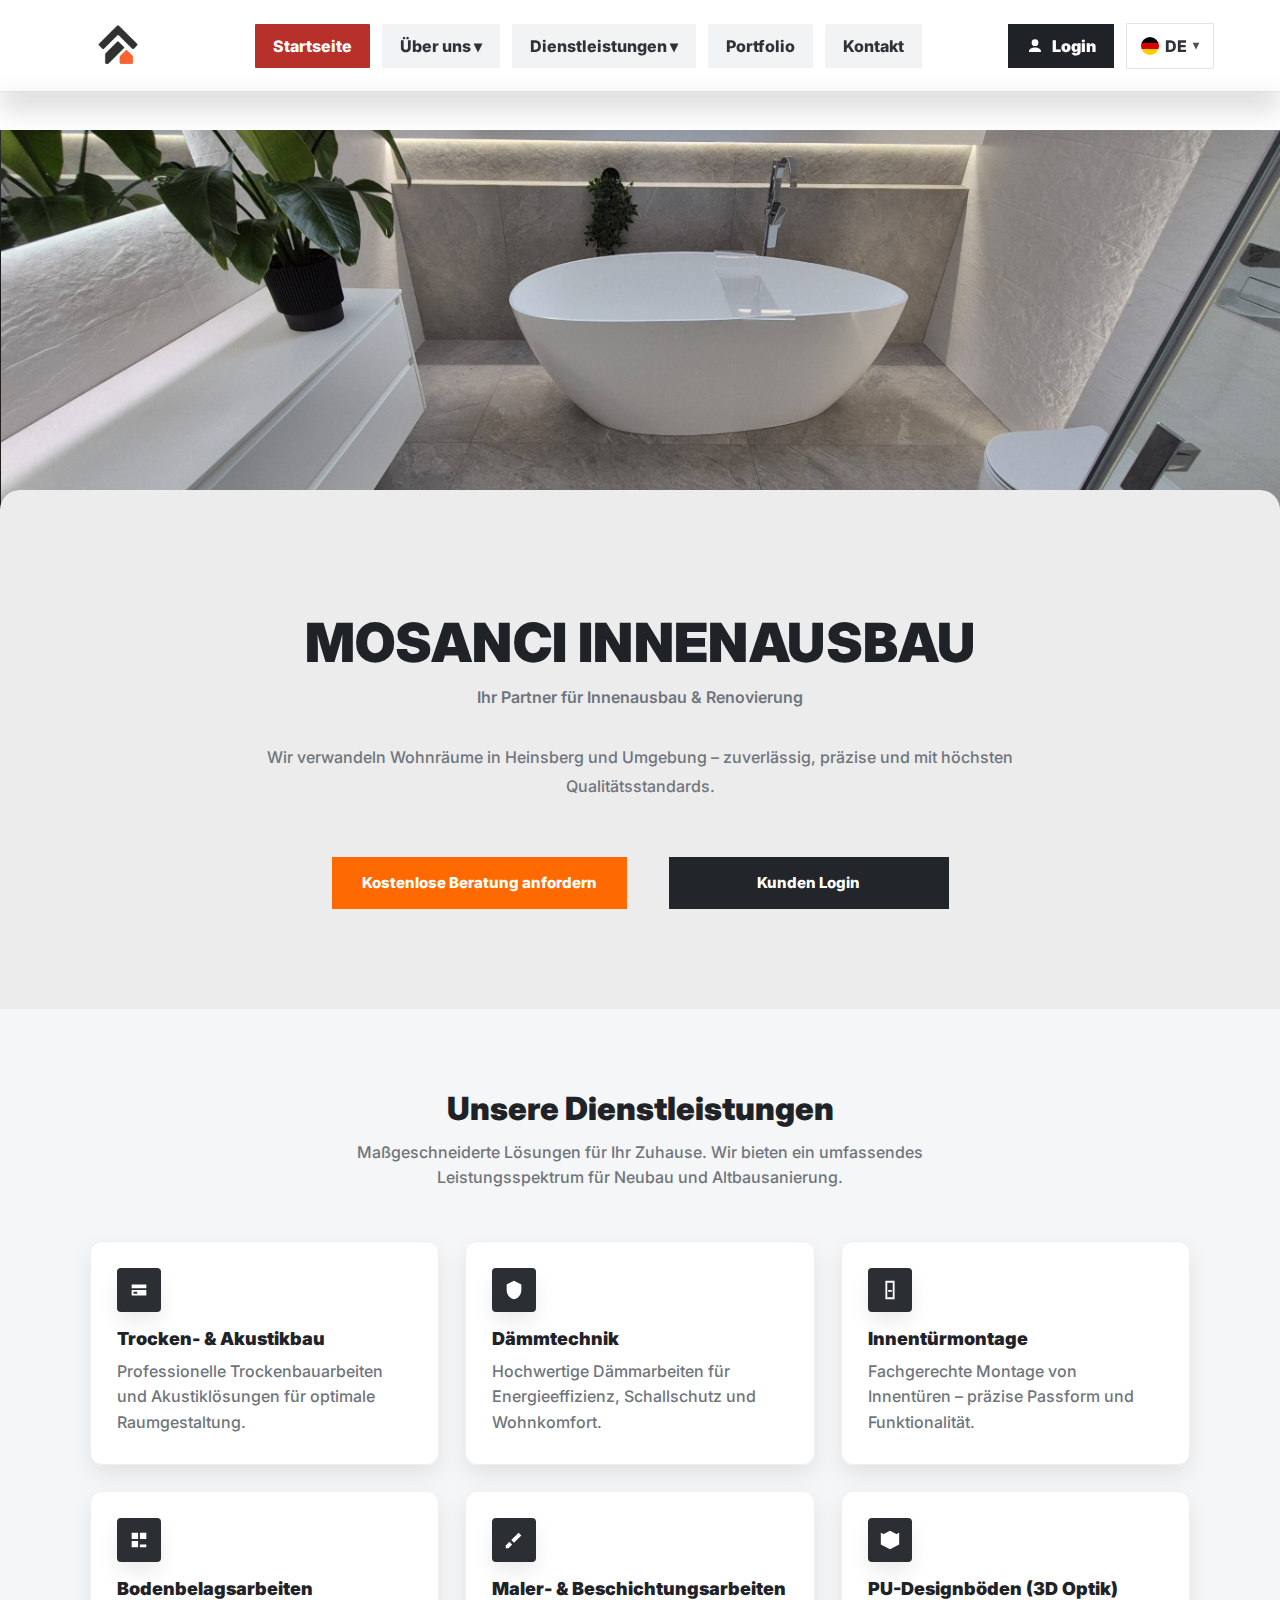
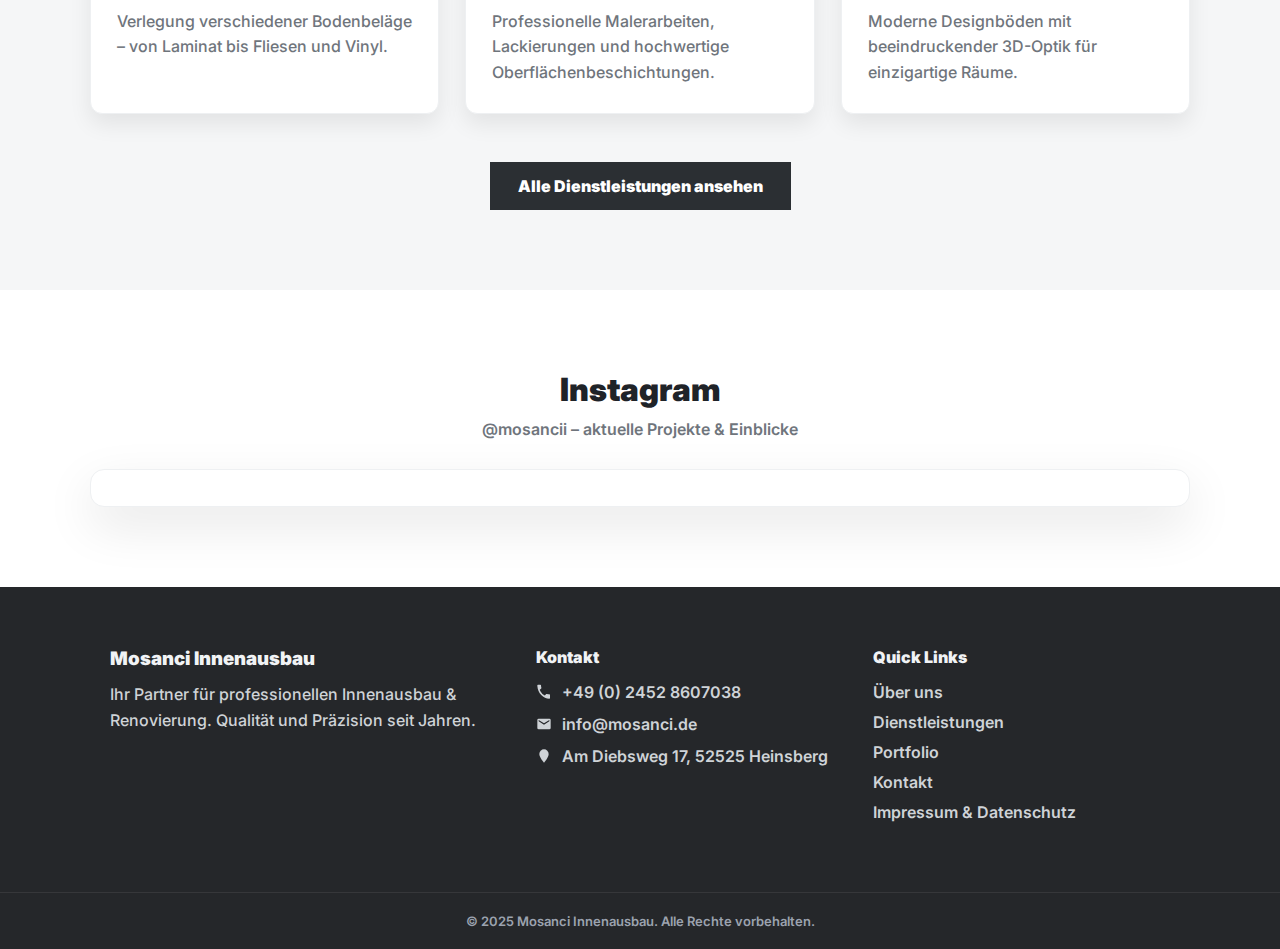
<file: index.html>
<!DOCTYPE html>
<html lang="de">
<head>
  <meta charset="UTF-8" />
  <meta name="viewport" content="width=device-width, initial-scale=1.0" />
  <title>Mosanci Innenausbau</title>

  <link href="https://fonts.googleapis.com/css2?family=Inter:wght@400;600;700;800;900&display=swap" rel="stylesheet">
  <link rel="stylesheet" href="assets/style.css">

  <style>
    *{box-sizing:border-box;}
    body{
      margin:0;
      font-family:'Inter',sans-serif;
      background:#ffffff;
      color:#1f2328;
    }

    /* ================= FIXED HEADER ================= */
    .topHeader{
      position:fixed;
      top:0;
      left:0;
      right:0;
      z-index:9999;
      background:#ffffff;
      height:92px;
      display:flex;
      align-items:center;
      border-bottom:1px solid rgba(226,229,232,.9);
      box-shadow:0 12px 28px rgba(0,0,0,.10);
    }

    .topHeader::after{
      content:"";
      position:absolute;
      left:0;
      right:0;
      bottom:-38px;
      height:38px;
      pointer-events:none;
      background:linear-gradient(to bottom, rgba(0,0,0,.22), rgba(0,0,0,0));
      filter:blur(10px);
      opacity:.35;
    }

    .navwrap{
      width:min(1180px,100%);
      margin:0 auto;
      padding:0 16px;
      display:flex;
      align-items:center;
      justify-content:space-between;
      gap:18px;
    }

    /* ✅ HEADER LOGO SIZE (change this if you want smaller/bigger) */
    .logoArea img{
      height:69px;
      width:auto;
      display:block;
    }

    .nav{
      list-style:none;
      display:flex;
      gap:12px;
      margin:0;
      padding:0;
      align-items:center;
    }

    .nav a{
      text-decoration:none;
      font-weight:800;
      color:#2e3338;
      padding:12px 18px;
      border-radius:1px;
      background:#f1f3f5;
      transition:.2s ease;
      display:inline-flex;
      align-items:center;
      gap:6px;
    }
    .nav a:hover{ background:#ff6a00; color:#fff; }
    .nav a.active{ background:#b8302a; color:#fff; }
    .chev{ font-size:12px; opacity:.85; transform:translateY(-1px); }

    .rightArea{
      display:flex;
      align-items:center;
      gap:12px;
      white-space:nowrap;
    }

    .login{
      background:#1f2328;
      color:#fff;
      padding:12px 18px;
      border-radius:0px;
      text-decoration:none;
      font-weight:900;
      display:inline-flex;
      align-items:center;
      gap:8px;
    }
    .login svg{ width:18px; height:18px; fill:#fff; }

    .lang{
      display:flex;
      align-items:center;
      gap:6px;
      padding:12px 14px;
      border-radius:1px;
      border:1px solid #e2e5e8;
      font-weight:800;
      color:#2e3338;
      cursor:pointer;
    }
    .flagDot{
      width:18px;height:18px;border-radius:50%;
      background:linear-gradient(#000 0 33%, #dd0000 33% 66%, #ffce00 66% 100%);
    }

    /* ================= PAGE CONTENT ================= */
    .pageContent{
      padding-top:130px;
      animation:fadeIn .18s ease;
    }
    @keyframes fadeIn{
      from{opacity:0; transform:translateY(6px);}
      to{opacity:1; transform:translateY(0);}
    }

    /* ================= AUSBAU STYLE HERO (TOP IMAGE + GREY CONTENT) ================= */

    .splitHero-image{
      height:440px;
      background:url("assets/bathroom.jpg") center/cover no-repeat;
    }

    .splitHero-content{
      background:#ececec;
      padding:120px 20px 90px;
      margin-top:-80px;
      border-top-left-radius:20px;
      border-top-right-radius:20px;
      text-align:center;
    }

    .splitHero-inner{
      max-width:900px;
      margin:0 auto;
    }

    .splitHero-titleRow{
      display:flex;
      justify-content:center;
      align-items:center;
      gap:18px;
      flex-wrap:wrap;
    }

    .splitHero-mark{
      width:70px;
      height:auto;
      display:block;
    }

    .splitHero h1{
      margin:0;
      font-size:54px;
      font-weight:900;
      letter-spacing:.4px;
    }

    .splitHero-tagline{
      margin-top:12px;
      font-size:16px;
      color:#6f757c;
      font-weight:600;
    }

    .splitHero-desc{
      margin:36px auto 0;
      max-width:820px;
      font-size:16px;
      line-height:1.8;
      color:#6f757c;
      font-weight:500;
    }

    .hero-buttons{
      margin-top:46px;
      display:flex;
      justify-content:center;
      gap:22px;
      flex-wrap:wrap;
    }

    .btn{
      height:52px;
      padding:0 30px;
      min-width:280px;
      border-radius:0px;
      display:inline-flex;
      align-items:center;
      justify-content:center;
      text-decoration:none;
      font-weight:800;
      font-size:15px;
      transition:.2s ease;
    }
    .btn-orange{ background:#ff6a00; color:#fff; }
    .btn-orange:hover{ background:#e85f00; }
    .btn-dark{ background:#222529; color:#fff; }
    .btn-dark:hover{ background:#16181b; }

    /* ================= SERVICES ================= */
    .services{
      background:#f5f6f7;
      padding:80px 20px;
      text-align:center;
    }
    .services-container{
      max-width:1100px;
      margin:0 auto;
    }
    .services h2{
      font-size:32px;
      font-weight:900;
      margin:0 0 12px;
      color:#1f2328;
    }
    .services-subtitle{
      max-width:700px;
      margin:0 auto 50px;
      color:#6f757c;
      line-height:1.6;
      font-weight:500;
    }
    .services-grid{
      display:grid;
      grid-template-columns:repeat(3,1fr);
      gap:26px;
      text-align:left;
    }

    .service-card{
      background:#ffffff;
      padding:26px 26px 28px;
      border-radius:12px;
      border:1px solid #eef0f2;
      box-shadow:0 10px 22px rgba(0,0,0,.08);
      transition:.18s ease;
    }
    .service-card:hover{
      transform:translateY(-8px) scale(1.02);
      border-color:#ff6a00;
      box-shadow:0 22px 55px rgba(0,0,0,.18);
    }

    .service-icon{
      width:44px;
      height:44px;
      border-radius:4px;
      background:#2b2f33;
      display:flex;
      align-items:center;
      justify-content:center;
      margin-bottom:16px;
    }
    .service-icon svg{ width:22px; height:22px; fill:#fff; }

    .service-card h3{
      margin:0 0 10px;
      font-size:18px;
      font-weight:900;
      color:#1f2328;
    }
    .service-card p{
      margin:0;
      color:#6f757c;
      line-height:1.6;
      font-weight:500;
    }

    .services-button{
      display:inline-block;
      margin-top:48px;
      padding:14px 28px;
      background:#2b2f33;
      color:#fff;
      text-decoration:none;
      border-radius:0px;
      font-weight:900;
      transition:.2s ease;
    }
    .services-button:hover{ background:#1f2124; }

    /* ================= INSTAGRAM SECTION ================= */
    .instaSection{
      background:#ffffff;
      padding:80px 20px;
      text-align:center;
    }
    .instaInner{
      max-width:1100px;
      margin:0 auto;
    }
    .instaInner h2{
      margin:0 0 10px;
      font-size:32px;
      font-weight:900;
    }
    .instaInner p{
      margin:0 0 30px;
      color:#6f757c;
      font-weight:600;
    }

    /* NEW: nice wrapper so it looks clean */
    .instaFeedWrapper{
      max-width:1200px;
      margin:0 auto;
      background:#fff;
      border:1px solid #eef0f2;
      border-radius:14px;
      box-shadow:0 18px 50px rgba(0,0,0,.10);
      overflow:hidden;
      padding:18px;
    }

    /* ================= FOOTER ================= */
    footer{
      background:#25272a;
      color:#f1f3f5;
      margin-top:0;
    }
    .footerTop{
      max-width:1100px;
      margin:0 auto;
      padding:60px 20px;
      display:grid;
      grid-template-columns:1.3fr 1fr 1fr;
      gap:40px;
    }
    .footerBrand h3{ margin:0; font-weight:900; }
    .footerBrand p{
      margin-top:12px;
      line-height:1.6;
      color:#cfd3d7;
      font-weight:500;
    }
    .footerCol h4{ margin:0 0 15px; font-weight:900; }

    .footer-contact{
      display:flex;
      align-items:center;
      gap:10px;
      margin-bottom:12px;
      color:#cfd3d7;
      font-weight:600;
      text-decoration:none;
    }
    .footer-contact svg{
      width:16px;
      height:16px;
      fill:#cfd3d7;
      flex:0 0 16px;
    }

    .footerCol a.link{
      display:block;
      margin-bottom:10px;
      color:#cfd3d7;
      text-decoration:none;
      font-weight:600;
      transition:.2s ease;
    }
    .footerCol a.link:hover{ color:#fff; }

    .footerBottom{
      border-top:1px solid rgba(255,255,255,.08);
      text-align:center;
      padding:20px;
      font-size:13px;
      color:#9ca3af;
      font-weight:600;
    }

    /* ================= RESPONSIVE ================= */
    @media (max-width:980px){
      .topHeader{ height:auto; padding:12px 0; }
      .navwrap{ flex-wrap:wrap; justify-content:center; }
      .nav{ flex-wrap:wrap; justify-content:center; }
      .pageContent{ padding-top:140px; }
      .services-grid{ grid-template-columns:1fr; }
      .footerTop{ grid-template-columns:1fr; }
      .splitHero h1{ font-size:40px; }
      .instaFeedWrapper{ padding:10px; }
    }
  </style>
</head>

<body>

  <!-- HEADER -->
  <header class="topHeader">
    <div class="navwrap">
      <div class="logoArea">
        <img src="logo.png" alt="Mosanci Innenausbau">
      </div>

      <ul class="nav">
        <li><a class="active" href="index.html">Startseite</a></li>
        <li><a href="ueber-uns.html">Über uns ▾</a></li>
        <li><a href="dienstleistungen.html">Dienstleistungen ▾</a></li>
        <li><a href="porfolio.html">Portfolio</a></li>
        <li><a href="kontakt.html">Kontakt</a></li>
      </ul>

      <div class="rightArea">
        <a class="login" href="#">
          <svg viewBox="0 0 24 24" aria-hidden="true">
            <path d="M12 12a4.5 4.5 0 1 0-4.5-4.5A4.5 4.5 0 0 0 12 12Zm0 2c-4.42 0-8 2.24-8 5v1h16v-1c0-2.76-3.58-5-8-5Z"/>
          </svg>
          Login
        </a>

        <div class="lang">
          <span class="flagDot" aria-hidden="true"></span>
          <span>DE</span>
          <span class="chev">▾</span>
        </div>
      </div>
    </div>
  </header>

  <!-- PAGE CONTENT -->
  <div class="pageContent">

    <!-- AUSBAU STYLE HERO -->
    <section class="splitHero">
      <div class="splitHero-image"></div>

      <div class="splitHero-content">
        <div class="splitHero-inner">
          <div class="splitHero-titleRow">
            <h1>MOSANCI INNENAUSBAU</h1>
          </div>

          <div class="splitHero-tagline">Ihr Partner für Innenausbau &amp; Renovierung</div>

          <p class="splitHero-desc">
            Wir verwandeln Wohnräume in Heinsberg und Umgebung – zuverlässig, präzise
            und mit höchsten Qualitätsstandards.
          </p>

          <div class="hero-buttons">
            <a href="kontakt.html" class="btn btn-orange">Kostenlose Beratung anfordern</a>
            <a href="#" class="btn btn-dark">Kunden Login</a>
          </div>
        </div>
      </div>
    </section>

    <!-- SERVICES -->
    <section class="services">
      <div class="services-container">
        <h2>Unsere Dienstleistungen</h2>
        <p class="services-subtitle">
          Maßgeschneiderte Lösungen für Ihr Zuhause. Wir bieten ein umfassendes Leistungsspektrum
          für Neubau und Altbausanierung.
        </p>

        <div class="services-grid">

          <div class="service-card">
            <div class="service-icon">
              <svg viewBox="0 0 24 24"><path d="M4 6h16v4H4V6Zm0 6h16v6H4v-6Zm2 2v2h4v-2H6Z"/></svg>
            </div>
            <h3>Trocken- &amp; Akustikbau</h3>
            <p>Professionelle Trockenbauarbeiten und Akustiklösungen für optimale Raumgestaltung.</p>
          </div>

          <div class="service-card">
            <div class="service-icon">
              <svg viewBox="0 0 24 24"><path d="M12 2 4 6v6c0 5 3.4 9.4 8 10 4.6-.6 8-5 8-10V6l-8-4Z"/></svg>
            </div>
            <h3>Dämmtechnik</h3>
            <p>Hochwertige Dämmarbeiten für Energieeffizienz, Schallschutz und Wohnkomfort.</p>
          </div>

          <div class="service-card">
            <div class="service-icon">
              <svg viewBox="0 0 24 24"><path d="M7 2h10v20H7V2Zm2 2v16h6V4H9Zm1 8h4v2h-4v-2Z"/></svg>
            </div>
            <h3>Innentürmontage</h3>
            <p>Fachgerechte Montage von Innentüren – präzise Passform und Funktionalität.</p>
          </div>

          <div class="service-card">
            <div class="service-icon">
              <svg viewBox="0 0 24 24"><path d="M4 4h7v7H4V4Zm9 0h7v7h-7V4ZM4 13h7v7H4v-7Zm9 4h7v3h-7v-3Z"/></svg>
            </div>
            <h3>Bodenbelagsarbeiten</h3>
            <p>Verlegung verschiedener Bodenbeläge – von Laminat bis Fliesen und Vinyl.</p>
          </div>

          <div class="service-card">
            <div class="service-icon">
              <svg viewBox="0 0 24 24"><path d="M7 14 3 18v3h3l4-4-3-3Zm2-2 3 3 8-8-3-3-8 8Z"/></svg>
            </div>
            <h3>Maler- &amp; Beschichtungsarbeiten</h3>
            <p>Professionelle Malerarbeiten, Lackierungen und hochwertige Oberflächenbeschichtungen.</p>
          </div>

          <div class="service-card">
            <div class="service-icon">
              <svg viewBox="0 0 24 24"><path d="M12 2 2 7l10 5 10-5-10-5Zm0 7L2 4v6l10 5 10-5V4l-10 5Zm0 6L2 10v7l10 5 10-5v-7l-10 5Z"/></svg>
            </div>
            <h3>PU-Designböden (3D Optik)</h3>
            <p>Moderne Designböden mit beeindruckender 3D-Optik für einzigartige Räume.</p>
          </div>

        </div>

        <a href="dienstleistungen.html" class="services-button">Alle Dienstleistungen ansehen</a>
      </div>
    </section>

    <!-- INSTAGRAM (SAFE ELFSIGHT INTEGRATION) -->
    <section class="instaSection">
      <div class="instaInner">
        <h2>Instagram</h2>
        <p>@mosancii – aktuelle Projekte &amp; Einblicke</p>

        <div class="instaFeedWrapper">
          <div class="elfsight-app-0a167e86-6728-4f6d-8b53-f727f9d594a7"></div>
        </div>
      </div>
    </section>

    <!-- FOOTER -->
    <footer>
      <div class="footerTop">
        <div class="footerBrand">
          <h3>Mosanci Innenausbau</h3>
          <p>Ihr Partner für professionellen Innenausbau &amp; Renovierung. Qualität und Präzision seit Jahren.</p>
        </div>

        <div class="footerCol">
          <h4>Kontakt</h4>

          <a class="footer-contact" href="tel:+4924528607038">
            <svg viewBox="0 0 24 24"><path d="M6.62 10.79a15.05 15.05 0 0 0 6.59 6.59l2.2-2.2a1 1 0 0 1 1.02-.24c1.12.37 2.33.57 3.57.57a1 1 0 0 1 1 1V21a1 1 0 0 1-1 1C10.85 22 2 13.15 2 2a1 1 0 0 1 1-1h3.5a1 1 0 0 1 1 1c0 1.24.2 2.45.57 3.57a1 1 0 0 1-.25 1.02l-2.2 2.2Z"/></svg>
            +49 (0) 2452 8607038
          </a>

          <a class="footer-contact" href="mailto:info@mosanci.de">
            <svg viewBox="0 0 24 24"><path d="M20 4H4a2 2 0 0 0-2 2v12a2 2 0 0 0 2 2h16a2 2 0 0 0 2-2V6a2 2 0 0 0-2-2Zm0 4-8 5L4 8V6l8 5 8-5Z"/></svg>
            info@mosanci.de
          </a>

          <div class="footer-contact" style="cursor:default;">
            <svg viewBox="0 0 24 24"><path d="M12 2a7 7 0 0 0-7 7c0 5.25 7 13 7 13s7-7.75 7-13a7 7 0 0 0-7-7Z"/></svg>
            Am Diebsweg 17, 52525 Heinsberg
          </div>
        </div>

        <div class="footerCol">
          <h4>Quick Links</h4>
          <a class="link" href="ueber-uns.html">Über uns</a>
          <a class="link" href="dienstleistungen.html">Dienstleistungen</a>
          <a class="link" href="portfolio.html">Portfolio</a>
          <a class="link" href="kontakt.html">Kontakt</a>
          <a class="link" href="#">Impressum &amp; Datenschutz</a>
        </div>
      </div>

      <div class="footerBottom">
        © 2025 Mosanci Innenausbau. Alle Rechte vorbehalten.
      </div>
    </footer>

  </div>

  <!-- Load Elfsight ONCE, at the end (safe) -->
  <script src="https://elfsightcdn.com/platform.js" async></script>

</body>
</html>
</file>
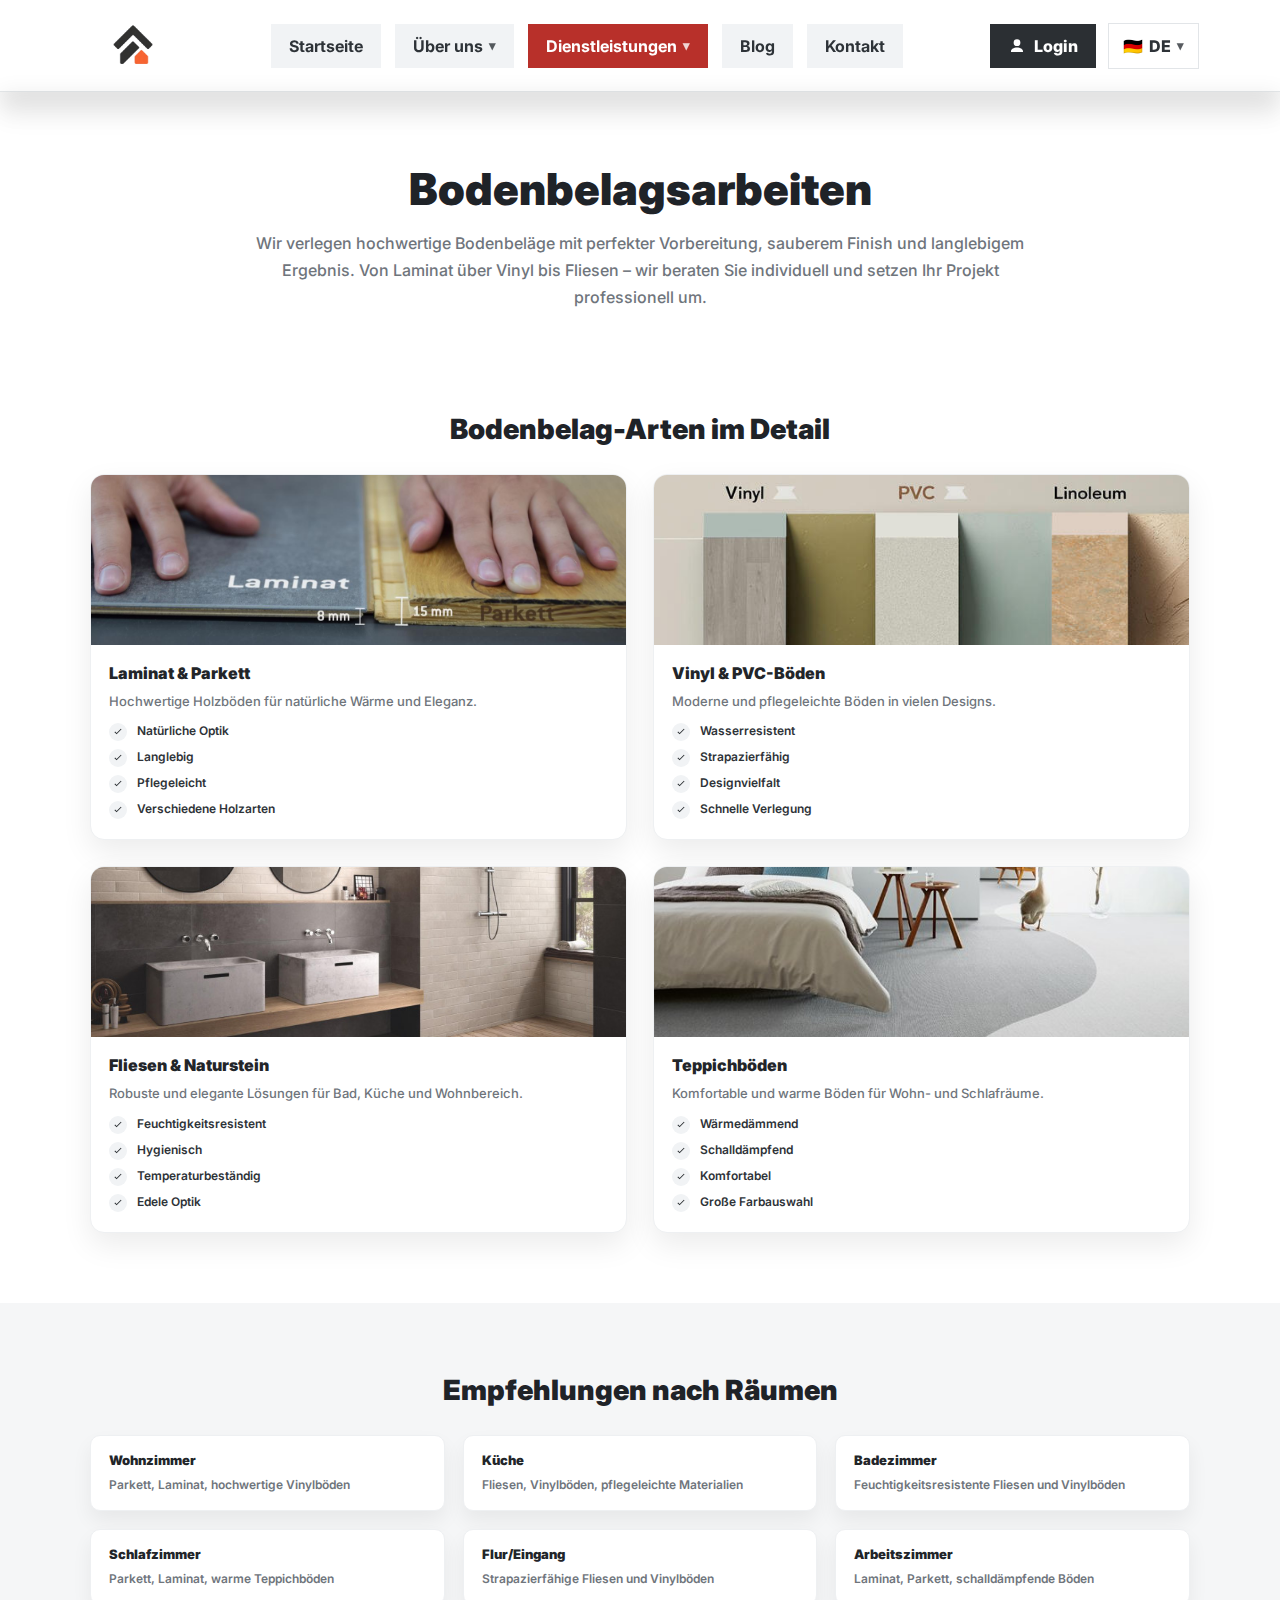
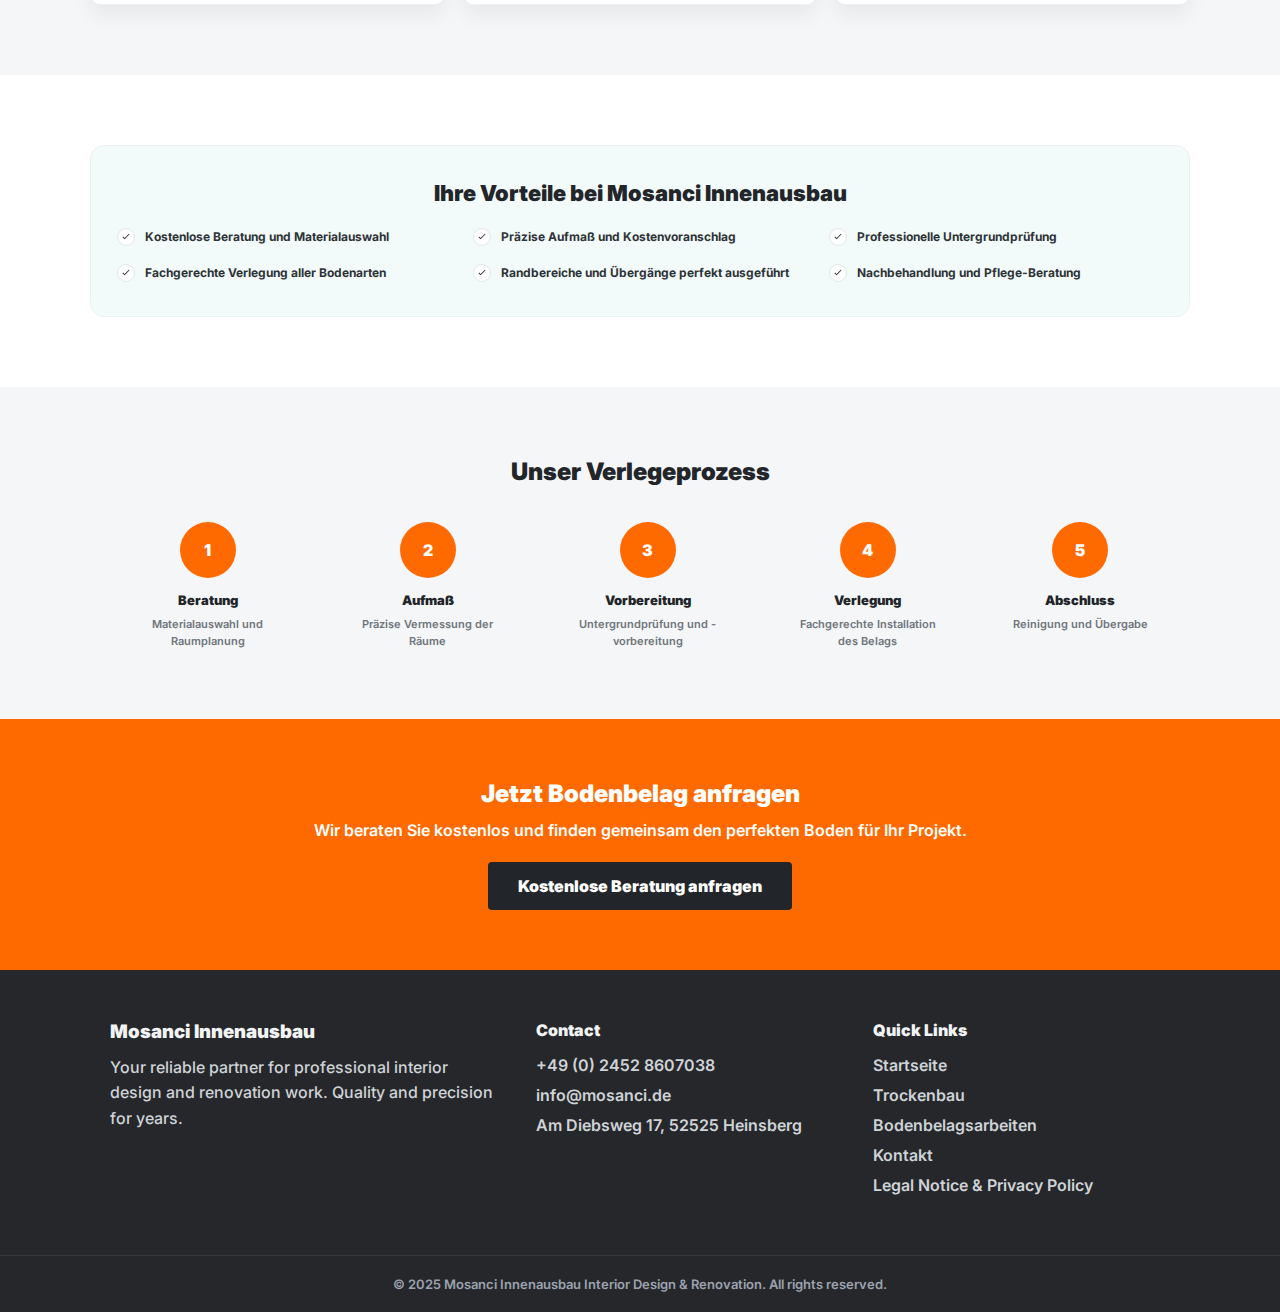
<file: bodenbelagsarbeiten.html>
<!DOCTYPE html>
<html lang="de">
<head>
<meta charset="UTF-8" />
<meta name="viewport" content="width=device-width, initial-scale=1.0" />
<title>Bodenbelagsarbeiten – Mosanci Innenausbau</title>

<link href="https://fonts.googleapis.com/css2?family=Inter:wght@400;600;700;800;900&display=swap" rel="stylesheet">

<style>
*{box-sizing:border-box;}
body{
  margin:0;
  font-family:'Inter',sans-serif;
  background:#ffffff;
  color:#222529;
}

/* ================= HEADER (LIKE SCREENSHOT) ================= */
  .topHeader{
  position:sticky;
  top:0;
  z-index:999;

  background:#ffffff;
  height:92px;
  display:flex;
  align-items:center;

  border-bottom:1px solid rgba(226,229,232,.9);

  /* normal shadow */
  box-shadow:0 12px 28px rgba(0,0,0,.10);

  /* needed so the fade works */
  position:sticky;
}

/* AUSBAU-LIKE SOFT FADE UNDER HEADER */
.topHeader::after{
  content:"";
  position:absolute;
  left:0;
  right:0;
  bottom:-38px;
  height:38px;
  pointer-events:none;

  background:linear-gradient(to bottom, rgba(0,0,0,.22), rgba(0,0,0,0));
  filter:blur(10px);
  opacity:.35;
}

.navwrap{
  width:min(1150px,100%);
  margin:0 auto;
  padding:0 16px;
  display:flex;
  align-items:center;
  justify-content:space-between;
  gap:18px;
}
.logoArea img{ height:69px; display:block; }

.nav{
  list-style:none;
  display:flex;
  gap:14px;
  margin:0;
  padding:0;
  align-items:center;
}
.nav a{
  text-decoration:none;
  font-weight:700;
  color:#2e3338;
  padding:12px 18px;
  border-radius:0px;
  transition:all .2s ease;
  display:inline-flex;
  align-items:center;
  gap:6px;
  background:#f1f3f5;
}
.nav a:hover{ background:#ff6a00; color:#ffffff; }
.nav a.active{ background:#b8302a; color:#ffffff; }
.chev{ font-size:13px; opacity:.8; transform:translateY(-1px); }

.rightArea{
  display:flex;
  align-items:center;
  gap:12px;
  white-space:nowrap;
}
.login{
  background:#2b2f33;
  color:#fff;
  padding:12px 18px;
  border-radius:0px;
  text-decoration:none;
  font-weight:800;
  display:inline-flex;
  align-items:center;
  gap:8px;
}
.login svg{ width:18px; height:18px; fill:#fff; }
.lang{
  display:flex;
  align-items:center;
  gap:6px;
  padding:12px 14px;
  border-radius:0px;
  background:#ffffff;
  border:1px solid #e2e5e8;
  font-weight:800;
  color:#2e3338;
  cursor:pointer;
}

/* ================= PAGE HERO ================= */
.hero{
  padding:70px 20px 30px;
  text-align:center;
}
.hero h1{
  margin:0;
  font-size:44px;
  font-weight:900;
  color:#1f2328;
}
.hero p{
  margin:14px auto 0;
  max-width:820px;
  color:#6f757c;
  line-height:1.7;
  font-weight:500;
}

/* ================= SECTION BASE ================= */
.section{
  padding:70px 20px;
}
.inner{
  max-width:1100px;
  margin:0 auto;
}
.sectionTitle{
  text-align:center;
  font-size:28px;
  font-weight:900;
  margin:0 0 28px;
  color:#1f2328;
}
.subtle{
  color:#6f757c;
  text-align:center;
  max-width:820px;
  margin:0 auto 40px;
  line-height:1.7;
  font-weight:500;
}

/* ================= CARDS (DETAIL TYPES) ================= */
.detailGrid{
  display:grid;
  grid-template-columns:repeat(2, 1fr);
  gap:26px;
}
.detailCard{
  background:#ffffff;
  border:1px solid #eef0f2;
  border-radius:14px;
  overflow:hidden;
  box-shadow:0 12px 30px rgba(0,0,0,.08);
}
.detailImg{
  height:170px;
  width:100%;
  object-fit:cover;
  display:block;
}
.detailBody{
  padding:18px 18px 20px;
}
.detailBody h3{
  margin:0 0 8px;
  font-size:16px;
  font-weight:900;
}
.detailBody p{
  margin:0 0 12px;
  color:#6f757c;
  line-height:1.6;
  font-weight:500;
  font-size:13px;
}

.checkList{
  list-style:none;
  margin:0;
  padding:0;
  display:grid;
  gap:8px;
}
.checkList li{
  display:flex;
  align-items:flex-start;
  gap:10px;
  color:#2e3338;
  font-weight:600;
  font-size:12px;
}
.check{
  width:18px;
  height:18px;
  border-radius:50%;
  background:#f1f3f5;
  display:flex;
  align-items:center;
  justify-content:center;
  flex:0 0 auto;
}
.check svg{ width:12px; height:12px; fill:#2b2f33; }

/* ================= RECOMMENDATIONS (SMALL CARDS) ================= */
.recoWrap{
  background:#f5f6f7;
}
.recoGrid{
  display:grid;
  grid-template-columns:repeat(3, 1fr);
  gap:18px;
}
.recoCard{
  background:#ffffff;
  border:1px solid #eef0f2;
  border-radius:10px;
  padding:16px 18px;
  box-shadow:0 10px 20px rgba(0,0,0,.06);
}
.recoCard h4{
  margin:0 0 8px;
  font-size:13px;
  font-weight:900;
}
.recoCard p{
  margin:0;
  color:#6f757c;
  font-weight:600;
  font-size:12px;
  line-height:1.5;
}

/* ================= BENEFITS BOX ================= */
.benefitsBox{
  background:#f2fbf9;             /* slight tint like screenshot */
  border-radius:14px;
  padding:34px 26px;
  border:1px solid #e8f3f1;
}
.benefitsTitle{
  text-align:center;
  font-size:22px;
  font-weight:900;
  margin:0 0 22px;
}
.benefitsGrid{
  display:grid;
  grid-template-columns:repeat(3, 1fr);
  gap:18px 22px;
}
.benefitItem{
  display:flex;
  gap:10px;
  align-items:flex-start;
  color:#2e3338;
  font-weight:700;
  font-size:12px;
  line-height:1.5;
}
.benefitItem .bCheck{
  width:18px;
  height:18px;
  border-radius:50%;
  background:#ffffff;
  border:1px solid #dfe9e7;
  display:flex;
  align-items:center;
  justify-content:center;
  flex:0 0 auto;
}
.benefitItem svg{ width:12px; height:12px; fill:#2b2f33; }

/* ================= PROCESS (5 STEPS) ================= */
.processTitle{
  text-align:center;
  font-size:24px;
  font-weight:900;
  margin:0 0 36px;
}
.processSteps{
  display:flex;
  justify-content:center;
  gap:70px;
  flex-wrap:wrap;
}
.pStep{
  max-width:150px;
  text-align:center;
}
.pCircle{
  width:56px;
  height:56px;
  border-radius:50%;
  background:#FF6A00;            /* red like screenshot dots */
  color:#ffffff;
  display:flex;
  align-items:center;
  justify-content:center;
  font-weight:900;
  margin:0 auto 14px;
}
.pStep h4{
  margin:0 0 8px;
  font-weight:900;
  font-size:13px;
}
.pStep p{
  margin:0;
  color:#6f757c;
  font-weight:600;
  font-size:11px;
  line-height:1.5;
}

/* ================= CTA ================= */
.cta{
  background:#ff6a00;
  color:#ffffff;
  text-align:center;
  padding:60px 20px;
}
.cta h3{
  margin:0 0 10px;
  font-size:24px;
  font-weight:900;
}
.cta p{
  margin:0 auto 18px;
  max-width:760px;
  line-height:1.6;
  font-weight:600;
}
.cta a{
  display:inline-block;
  background:#222529;
  color:#fff;
  padding:14px 30px;
  text-decoration:none;
  font-weight:900;
  border-radius:4px;
}
.cta a:hover{ background:#16181b; }

/* ================= FOOTER (FULL) ================= */
footer{
  background:#25272a;
  color:#f1f3f5;
}
.footerTop{
  max-width:1100px;
  margin:0 auto;
  padding:50px 20px;
  display:grid;
  grid-template-columns:1.3fr 1fr 1fr;
  gap:40px;
}
.footerBrand h3{
  margin:0;
  font-weight:900;
}
.footerBrand p{
  margin-top:12px;
  line-height:1.6;
  color:#cfd3d7;
  font-weight:500;
}
.footerCol h4{
  margin:0 0 15px;
  font-weight:900;
}
.footerCol a{
  display:block;
  margin-bottom:10px;
  color:#cfd3d7;
  text-decoration:none;
  font-weight:600;
  transition:color .2s ease;
}
.footerCol a:hover{ color:#ffffff; }
.footerBottom{
  border-top:1px solid rgba(255,255,255,.08);
  text-align:center;
  padding:20px;
  font-size:13px;
  color:#9ca3af;
  font-weight:600;
}

/* ================= RESPONSIVE ================= */
@media(max-width:980px){
  .topHeader{ height:auto; padding:12px 0; }
  .navwrap{ flex-wrap:wrap; justify-content:center; }
  .nav{ flex-wrap:wrap; justify-content:center; }
}
@media(max-width:900px){
  .detailGrid{ grid-template-columns:1fr; }
  .recoGrid{ grid-template-columns:1fr; }
  .benefitsGrid{ grid-template-columns:1fr; }
}
</style>
</head>

<body>

<header class="topHeader">
  <div class="navwrap">
    <div class="logoArea">
      <img src="logo.png" alt="Mosanci Logo">
    </div>

    <ul class="nav">
      <li><a href="index.html">Startseite</a></li>
      <li><a href="#">Über uns <span class="chev">▾</span></a></li>
      <li><a class="active" href="#">Dienstleistungen <span class="chev">▾</span></a></li>
      <li><a href="#">Blog</a></li>
      <li><a href="kontakt.html">Kontakt</a></li>
    </ul>

    <div class="rightArea">
      <a class="login" href="#">
        <svg viewBox="0 0 24 24" aria-hidden="true">
          <path d="M12 12a4.5 4.5 0 1 0-4.5-4.5A4.5 4.5 0 0 0 12 12Zm0 2c-4.42 0-8 2.24-8 5v1h16v-1c0-2.76-3.58-5-8-5Z"/>
        </svg>
        Login
      </a>

      <div class="lang">
        <span>🇩🇪</span><span>DE</span><span class="chev">▾</span>
      </div>
    </div>
  </div>
</header>

<section class="hero">
  <h1>Bodenbelagsarbeiten</h1>
  <p>
    Wir verlegen hochwertige Bodenbeläge mit perfekter Vorbereitung, sauberem Finish und langlebigem Ergebnis.
    Von Laminat über Vinyl bis Fliesen – wir beraten Sie individuell und setzen Ihr Projekt professionell um.
  </p>
</section>

<!-- BODENBELAG-ARTEN -->
<section class="section">
  <div class="inner">
    <h2 class="sectionTitle">Bodenbelag-Arten im Detail</h2>

    <div class="detailGrid">
      <article class="detailCard">
        <img class="detailImg" src="floor-laminate.jpg" alt="Laminat & Parkett">
        <div class="detailBody">
          <h3>Laminat &amp; Parkett</h3>
          <p>Hochwertige Holzböden für natürliche Wärme und Eleganz.</p>
          <ul class="checkList">
            <li><span class="check"><svg viewBox="0 0 24 24"><path d="M9.2 16.6 4.9 12.3l1.4-1.4 2.9 2.9 8.5-8.5 1.4 1.4-9.9 9.9Z"/></svg></span>Natürliche Optik</li>
            <li><span class="check"><svg viewBox="0 0 24 24"><path d="M9.2 16.6 4.9 12.3l1.4-1.4 2.9 2.9 8.5-8.5 1.4 1.4-9.9 9.9Z"/></svg></span>Langlebig</li>
            <li><span class="check"><svg viewBox="0 0 24 24"><path d="M9.2 16.6 4.9 12.3l1.4-1.4 2.9 2.9 8.5-8.5 1.4 1.4-9.9 9.9Z"/></svg></span>Pflegeleicht</li>
            <li><span class="check"><svg viewBox="0 0 24 24"><path d="M9.2 16.6 4.9 12.3l1.4-1.4 2.9 2.9 8.5-8.5 1.4 1.4-9.9 9.9Z"/></svg></span>Verschiedene Holzarten</li>
          </ul>
        </div>
      </article>

      <article class="detailCard">
        <img class="detailImg" src="floor-vinyl.jpg" alt="Vinyl & PVC-Böden">
        <div class="detailBody">
          <h3>Vinyl &amp; PVC-Böden</h3>
          <p>Moderne und pflegeleichte Böden in vielen Designs.</p>
          <ul class="checkList">
            <li><span class="check"><svg viewBox="0 0 24 24"><path d="M9.2 16.6 4.9 12.3l1.4-1.4 2.9 2.9 8.5-8.5 1.4 1.4-9.9 9.9Z"/></svg></span>Wasserresistent</li>
            <li><span class="check"><svg viewBox="0 0 24 24"><path d="M9.2 16.6 4.9 12.3l1.4-1.4 2.9 2.9 8.5-8.5 1.4 1.4-9.9 9.9Z"/></svg></span>Strapazierfähig</li>
            <li><span class="check"><svg viewBox="0 0 24 24"><path d="M9.2 16.6 4.9 12.3l1.4-1.4 2.9 2.9 8.5-8.5 1.4 1.4-9.9 9.9Z"/></svg></span>Designvielfalt</li>
            <li><span class="check"><svg viewBox="0 0 24 24"><path d="M9.2 16.6 4.9 12.3l1.4-1.4 2.9 2.9 8.5-8.5 1.4 1.4-9.9 9.9Z"/></svg></span>Schnelle Verlegung</li>
          </ul>
        </div>
      </article>

      <article class="detailCard">
        <img class="detailImg" src="floor-tiles.jpg" alt="Fliesen & Naturstein">
        <div class="detailBody">
          <h3>Fliesen &amp; Naturstein</h3>
          <p>Robuste und elegante Lösungen für Bad, Küche und Wohnbereich.</p>
          <ul class="checkList">
            <li><span class="check"><svg viewBox="0 0 24 24"><path d="M9.2 16.6 4.9 12.3l1.4-1.4 2.9 2.9 8.5-8.5 1.4 1.4-9.9 9.9Z"/></svg></span>Feuchtigkeitsresistent</li>
            <li><span class="check"><svg viewBox="0 0 24 24"><path d="M9.2 16.6 4.9 12.3l1.4-1.4 2.9 2.9 8.5-8.5 1.4 1.4-9.9 9.9Z"/></svg></span>Hygienisch</li>
            <li><span class="check"><svg viewBox="0 0 24 24"><path d="M9.2 16.6 4.9 12.3l1.4-1.4 2.9 2.9 8.5-8.5 1.4 1.4-9.9 9.9Z"/></svg></span>Temperaturbeständig</li>
            <li><span class="check"><svg viewBox="0 0 24 24"><path d="M9.2 16.6 4.9 12.3l1.4-1.4 2.9 2.9 8.5-8.5 1.4 1.4-9.9 9.9Z"/></svg></span>Edele Optik</li>
          </ul>
        </div>
      </article>

      <article class="detailCard">
        <img class="detailImg" src="floor-teppich.jpg" alt="Teppichböden">
        <div class="detailBody">
          <h3>Teppichböden</h3>
          <p>Komfortable und warme Böden für Wohn- und Schlafräume.</p>
          <ul class="checkList">
            <li><span class="check"><svg viewBox="0 0 24 24"><path d="M9.2 16.6 4.9 12.3l1.4-1.4 2.9 2.9 8.5-8.5 1.4 1.4-9.9 9.9Z"/></svg></span>Wärmedämmend</li>
            <li><span class="check"><svg viewBox="0 0 24 24"><path d="M9.2 16.6 4.9 12.3l1.4-1.4 2.9 2.9 8.5-8.5 1.4 1.4-9.9 9.9Z"/></svg></span>Schalldämpfend</li>
            <li><span class="check"><svg viewBox="0 0 24 24"><path d="M9.2 16.6 4.9 12.3l1.4-1.4 2.9 2.9 8.5-8.5 1.4 1.4-9.9 9.9Z"/></svg></span>Komfortabel</li>
            <li><span class="check"><svg viewBox="0 0 24 24"><path d="M9.2 16.6 4.9 12.3l1.4-1.4 2.9 2.9 8.5-8.5 1.4 1.4-9.9 9.9Z"/></svg></span>Große Farbauswahl</li>
          </ul>
        </div>
      </article>
    </div>
  </div>
</section>

<!-- EMPFEHLUNGEN NACH RÄUMEN -->
<section class="section recoWrap">
  <div class="inner">
    <h2 class="sectionTitle">Empfehlungen nach Räumen</h2>

    <div class="recoGrid">
      <div class="recoCard"><h4>Wohnzimmer</h4><p>Parkett, Laminat, hochwertige Vinylböden</p></div>
      <div class="recoCard"><h4>Küche</h4><p>Fliesen, Vinylböden, pflegeleichte Materialien</p></div>
      <div class="recoCard"><h4>Badezimmer</h4><p>Feuchtigkeitsresistente Fliesen und Vinylböden</p></div>
      <div class="recoCard"><h4>Schlafzimmer</h4><p>Parkett, Laminat, warme Teppichböden</p></div>
      <div class="recoCard"><h4>Flur/Eingang</h4><p>Strapazierfähige Fliesen und Vinylböden</p></div>
      <div class="recoCard"><h4>Arbeitszimmer</h4><p>Laminat, Parkett, schalldämpfende Böden</p></div>
    </div>
  </div>
</section>

<!-- VORTEILE -->
<section class="section">
  <div class="inner">
    <div class="benefitsBox">
      <div class="benefitsTitle">Ihre Vorteile bei Mosanci Innenausbau</div>

      <div class="benefitsGrid">
        <div class="benefitItem">
          <span class="bCheck"><svg viewBox="0 0 24 24"><path d="M9.2 16.6 4.9 12.3l1.4-1.4 2.9 2.9 8.5-8.5 1.4 1.4-9.9 9.9Z"/></svg></span>
          Kostenlose Beratung und Materialauswahl
        </div>
        <div class="benefitItem">
          <span class="bCheck"><svg viewBox="0 0 24 24"><path d="M9.2 16.6 4.9 12.3l1.4-1.4 2.9 2.9 8.5-8.5 1.4 1.4-9.9 9.9Z"/></svg></span>
          Präzise Aufmaß und Kostenvoranschlag
        </div>
        <div class="benefitItem">
          <span class="bCheck"><svg viewBox="0 0 24 24"><path d="M9.2 16.6 4.9 12.3l1.4-1.4 2.9 2.9 8.5-8.5 1.4 1.4-9.9 9.9Z"/></svg></span>
          Professionelle Untergrundprüfung
        </div>
        <div class="benefitItem">
          <span class="bCheck"><svg viewBox="0 0 24 24"><path d="M9.2 16.6 4.9 12.3l1.4-1.4 2.9 2.9 8.5-8.5 1.4 1.4-9.9 9.9Z"/></svg></span>
          Fachgerechte Verlegung aller Bodenarten
        </div>
        <div class="benefitItem">
          <span class="bCheck"><svg viewBox="0 0 24 24"><path d="M9.2 16.6 4.9 12.3l1.4-1.4 2.9 2.9 8.5-8.5 1.4 1.4-9.9 9.9Z"/></svg></span>
          Randbereiche und Übergänge perfekt ausgeführt
        </div>
        <div class="benefitItem">
          <span class="bCheck"><svg viewBox="0 0 24 24"><path d="M9.2 16.6 4.9 12.3l1.4-1.4 2.9 2.9 8.5-8.5 1.4 1.4-9.9 9.9Z"/></svg></span>
          Nachbehandlung und Pflege-Beratung
        </div>
      </div>
    </div>
  </div>
</section>

<!-- PROCESS -->
<section class="section recoWrap">
  <div class="inner">
    <div class="processTitle">Unser Verlegeprozess</div>

    <div class="processSteps">
      <div class="pStep">
        <div class="pCircle">1</div>
        <h4>Beratung</h4>
        <p>Materialauswahl und Raumplanung</p>
      </div>
      <div class="pStep">
        <div class="pCircle">2</div>
        <h4>Aufmaß</h4>
        <p>Präzise Vermessung der Räume</p>
      </div>
      <div class="pStep">
        <div class="pCircle">3</div>
        <h4>Vorbereitung</h4>
        <p>Untergrundprüfung und -vorbereitung</p>
      </div>
      <div class="pStep">
        <div class="pCircle">4</div>
        <h4>Verlegung</h4>
        <p>Fachgerechte Installation des Belags</p>
      </div>
      <div class="pStep">
        <div class="pCircle">5</div>
        <h4>Abschluss</h4>
        <p>Reinigung und Übergabe</p>
      </div>
    </div>
  </div>
</section>

<!-- CTA -->
<section class="cta">
  <h3>Jetzt Bodenbelag anfragen</h3>
  <p>Wir beraten Sie kostenlos und finden gemeinsam den perfekten Boden für Ihr Projekt.</p>
  <a href="kontakt.html">Kostenlose Beratung anfragen</a>
</section>

<!-- FOOTER -->
<footer>
  <div class="footerTop">
    <div class="footerBrand">
      <h3>Mosanci Innenausbau</h3>
      <p>Your reliable partner for professional interior design and renovation work. Quality and precision for years.</p>
    </div>

    <div class="footerCol">
      <h4>Contact</h4>
      <a href="#">+49 (0) 2452 8607038</a>
      <a href="#">info@mosanci.de</a>
      <a href="#">Am Diebsweg 17, 52525 Heinsberg</a>
    </div>

    <div class="footerCol">
      <h4>Quick Links</h4>
      <a href="index.html">Startseite</a>
      <a href="trockenbau.html">Trockenbau</a>
      <a href="bodenbelagsarbeiten.html">Bodenbelagsarbeiten</a>
      <a href="kontakt.html">Kontakt</a>
      <a href="#">Legal Notice &amp; Privacy Policy</a>
    </div>
  </div>

  <div class="footerBottom">
    © 2025 Mosanci Innenausbau Interior Design &amp; Renovation. All rights reserved.
  </div>
</footer>

</body>
</html>
</file>
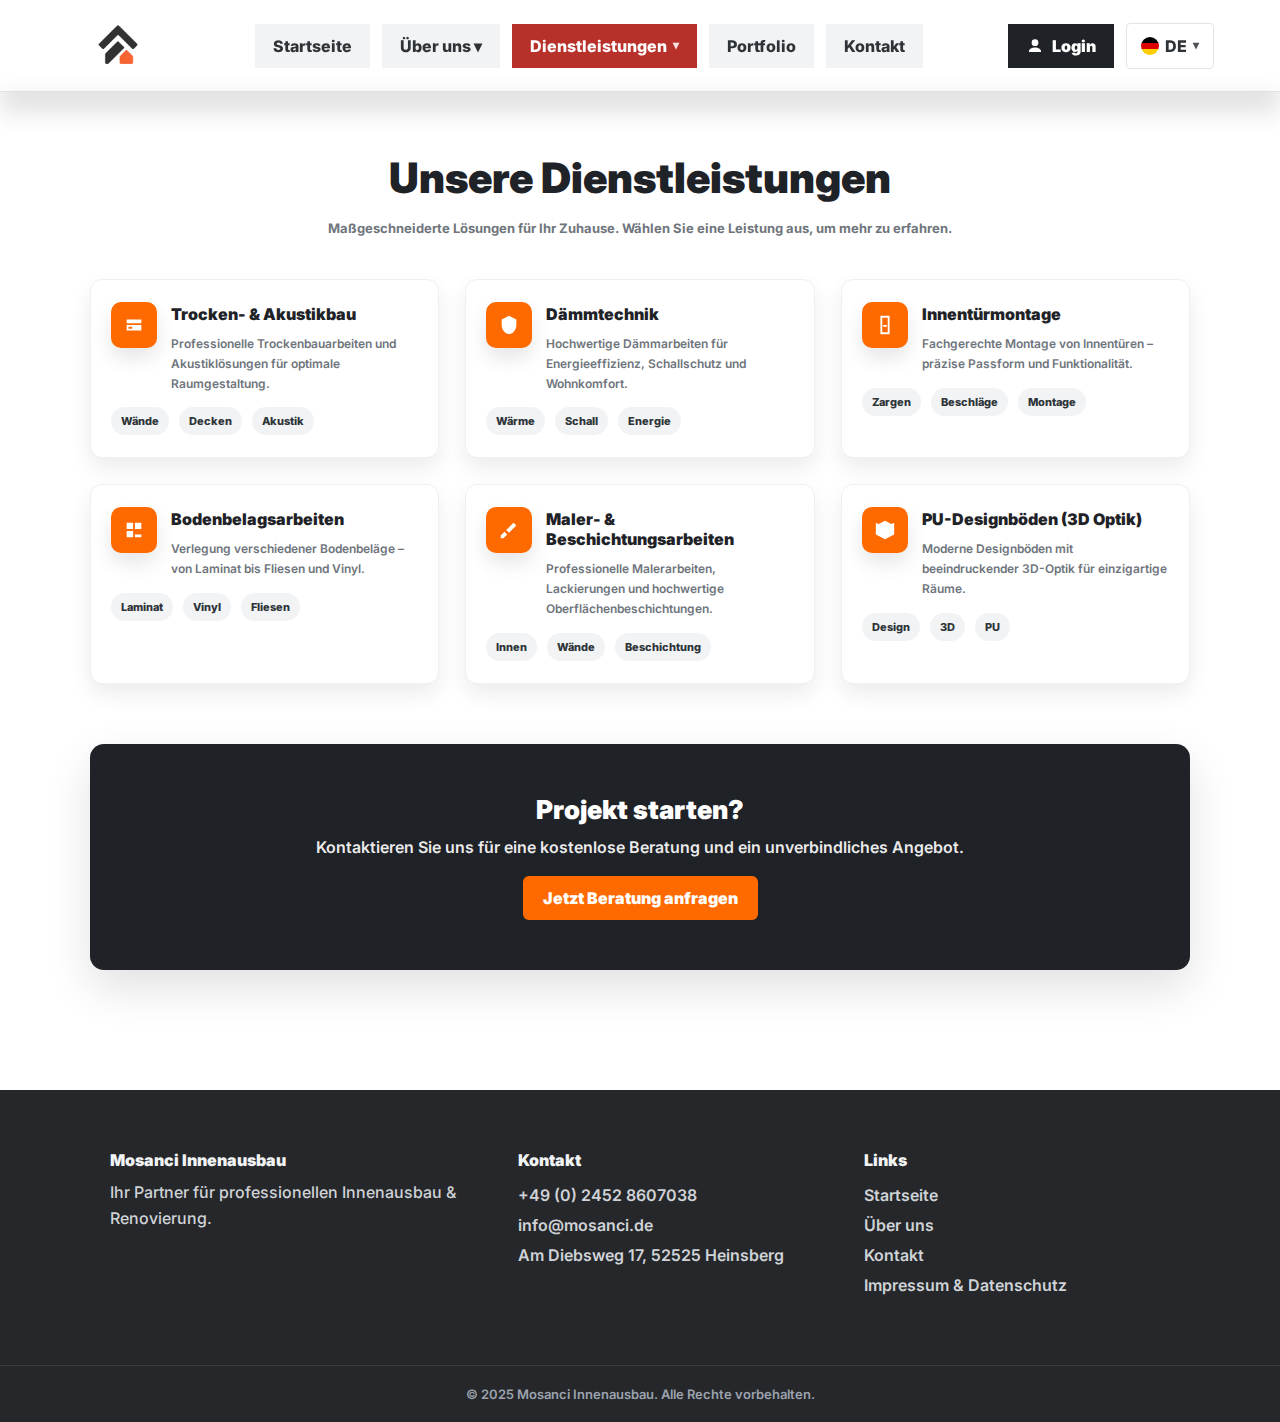
<file: dienstleistungen.html>
<!DOCTYPE html>
<html lang="de">
<head>
<meta charset="UTF-8" />
<meta name="viewport" content="width=device-width, initial-scale=1.0" />
<title>Dienstleistungen – Mosanci Innenausbau</title>

<link href="https://fonts.googleapis.com/css2?family=Inter:wght@400;600;700;800;900&display=swap" rel="stylesheet">

<style>
*{box-sizing:border-box;}
body{
  margin:0;
  font-family:'Inter',sans-serif;
  background:#ffffff;
  color:#1f2328;
}

/* ================= HEADER ================= */
  .topHeader{
  position:sticky;
  top:0;
  z-index:999;

  background:#ffffff;
  height:92px;
  display:flex;
  align-items:center;

  border-bottom:1px solid rgba(226,229,232,.9);

  /* normal shadow */
  box-shadow:0 12px 28px rgba(0,0,0,.10);

  /* needed so the fade works */
  position:sticky;
}

/* AUSBAU-LIKE SOFT FADE UNDER HEADER */
.topHeader::after{
  content:"";
  position:absolute;
  left:0;
  right:0;
  bottom:-38px;
  height:38px;
  pointer-events:none;

  background:linear-gradient(to bottom, rgba(0,0,0,.22), rgba(0,0,0,0));
  filter:blur(10px);
  opacity:.35;
}

.navwrap{
  width:min(1180px,100%);
  margin:0 auto;
  padding:0 16px;
  display:flex;
  align-items:center;
  justify-content:space-between;
  gap:18px;
}
.logoArea img{ height:69px; display:block; }

.nav{
  list-style:none;
  display:flex;
  gap:12px;
  margin:0;
  padding:0;
  align-items:center;
}
.nav a{
  text-decoration:none;
  font-weight:800;
  color:#2e3338;
  padding:12px 18px;
  border-radius:0px;
  background:#f1f3f5;
  transition:.2s ease;
  display:inline-flex;
  align-items:center;
  gap:6px;
}
.nav a:hover{ background:#ff6a00; color:#fff; }
.nav a.active{ background:#b8302a; color:#fff; }
.chev{ font-size:12px; opacity:.85; transform:translateY(-1px); }

.rightArea{
  display:flex;
  align-items:center;
  gap:12px;
  white-space:nowrap;
}
.login{
  background:#1f2328;
  color:#fff;
  padding:12px 18px;
  border-radius:0px;
  text-decoration:none;
  font-weight:900;
  display:inline-flex;
  align-items:center;
  gap:8px;
}
.login svg{ width:18px; height:18px; fill:#ffffff; } /* orange icon */
.lang{
  display:flex;
  align-items:center;
  gap:6px;
  padding:12px 14px;
  border-radius:4px;
  border:1px solid #e2e5e8;
  font-weight:800;
  color:#2e3338;
  cursor:pointer;
}
.flagDot{
  width:18px;height:18px;border-radius:50%;
  background:linear-gradient(#000 0 33%, #dd0000 33% 66%, #ffce00 66% 100%);
}

/* ================= PAGE ================= */
.section{ padding:50px 20px; }
.inner{ max-width:1100px; margin:0 auto; }

.pageHead{
  text-align:center;
  padding:10px 0 30px;
}
.pageHead h1{
  margin:0;
  font-size:42px;
  font-weight:900;
}
.pageHead p{
  margin:14px auto 0;
  max-width:850px;
  color:#6f757c;
  font-weight:700;
  line-height:1.7;
  font-size:13px;
}

/* ================= SERVICE GRID ================= */
.grid{
  display:grid;
  grid-template-columns: repeat(3, 1fr);
  gap:26px;
  margin-top:10px;
}

.card{
  background:#ffffff;
  border:1px solid #eef0f2;
  border-radius:12px;
  padding:22px 20px;
  box-shadow:0 10px 22px rgba(0,0,0,.08);
  text-decoration:none;
  color:inherit;
  transition:.18s ease;
  display:block;
}
.card:hover{
  transform:translateY(-3px);
  border-color:#ff6a00;
  box-shadow:0 18px 35px rgba(0,0,0,.12);
}

.cardTop{
  display:flex;
  gap:14px;
  align-items:flex-start;
  margin-bottom:10px;
}
.iconSq{
  width:46px;
  height:46px;
  border-radius:10px;
  background:#ff6a00; /* orange square */
  display:flex;
  align-items:center;
  justify-content:center;
  flex:0 0 auto;
box-shadow:0 10px 20px rgba(0,0,0,.10);
}
.iconSq svg{ width:22px; height:22px; fill:#ffffff; }

.card h3{
  margin:2px 0 0;
  font-size:16px;
  font-weight:900;
}
.card p{
  margin:10px 0 0;
  color:#6f757c;
  font-weight:600;
  font-size:12px;
  line-height:1.65;
}

.badgeRow{
  margin-top:14px;
  display:flex;
  gap:10px;
  flex-wrap:wrap;
}
.badge{
  font-size:11px;
  font-weight:800;
  padding:7px 10px;
  border-radius:999px;
  background:#f1f3f5;
  color:#2e3338;
}

/* ================= CTA ================= */
.cta{
  background:#1f2328;
  color:#fff;
  padding:50px 20px;
  border-radius:14px;
  text-align:center;
  margin-top:60px;
  box-shadow:0 18px 45px rgba(0,0,0,.12);
}
.cta h2{
  margin:0 0 10px;
  font-size:26px;
  font-weight:900;
}
.cta p{
  margin:0 auto 16px;
  max-width:800px;
  color:rgba(255,255,255,.92);
  font-weight:600;
  line-height:1.6;
}
.cta a{
  display:inline-block;
  background:#ff6a00;
  color:#fff;
  padding:12px 20px;
  border-radius:6px;
  font-weight:900;
  text-decoration:none;
  transition:.2s ease;
}
.cta a:hover{ background:#e65c00; }

/* ================= FOOTER ================= */
footer{
  background:#25272a;
  color:#f1f3f5;
  margin-top:70px;
}
.footerTop{
  max-width:1100px;
  margin:0 auto;
  padding:60px 20px;
  display:grid;
  grid-template-columns:1.2fr 1fr 1fr;
  gap:40px;
}
.footerBrand h4{ margin:0 0 10px; font-weight:900; }
.footerBrand p{ margin:0; color:#cfd3d7; line-height:1.6; font-weight:500; }
.footerCol h4{ margin:0 0 15px; font-weight:900; }
.footerCol a{
  display:block;
  margin-bottom:10px;
  color:#cfd3d7;
  text-decoration:none;
  font-weight:600;
}
.footerCol a:hover{ color:#fff; }
.footerBottom{
  text-align:center;
  padding:20px;
  border-top:1px solid rgba(255,255,255,.1);
  font-size:13px;
  color:#9ca3af;
  font-weight:600;
}

/* ================= RESPONSIVE ================= */
@media(max-width:980px){
  .topHeader{ height:auto; padding:12px 0; }
  .navwrap{ flex-wrap:wrap; justify-content:center; }
  .nav{ flex-wrap:wrap; justify-content:center; }
  .grid{ grid-template-columns:1fr 1fr; }
}
@media(max-width:560px){
  .grid{ grid-template-columns:1fr; }
}
</style>
</head>

<body>

<header class="topHeader">
  <div class="navwrap">
    <div class="logoArea">
      <img src="logo.png" alt="Mosanci Innenausbau">
    </div>

    <ul class="nav">
      <li><a href="index.html">Startseite</a></li>
      <li><a href="ueber-uns.html">Über uns ▾</a></li>
      <li><a class="active" href="dienstleistungen.html">Dienstleistungen <span class="chev">▾</span></a></li>
      <li><a href="portfolio.html">Portfolio</a></li>
      <li><a href="kontakt.html">Kontakt</a></li>
    </ul>

    <div class="rightArea">
      <a class="login" href="#">
        <svg viewBox="0 0 24 24" aria-hidden="true">
          <path d="M12 12a4.5 4.5 0 1 0-4.5-4.5A4.5 4.5 0 0 0 12 12Zm0 2c-4.42 0-8 2.24-8 5v1h16v-1c0-2.76-3.58-5-8-5Z"/>
        </svg>
        Login
      </a>

      <div class="lang">
        <span class="flagDot" aria-hidden="true"></span>
        <span>DE</span>
        <span class="chev">▾</span>
      </div>
    </div>
  </div>
</header>

<section class="section">
  <div class="inner">

    <div class="pageHead">
      <h1>Unsere Dienstleistungen</h1>
      <p>
        Maßgeschneiderte Lösungen für Ihr Zuhause. Wählen Sie eine Leistung aus, um mehr zu erfahren.
      </p>
    </div>

    <div class="grid">

      <!-- 1 -->
      <a class="card" href="trockenbau.html">
        <div class="cardTop">
          <div class="iconSq">
            <svg viewBox="0 0 24 24"><path d="M4 6h16v4H4V6Zm0 6h16v6H4v-6Zm2 2v2h4v-2H6Z"/></svg>
          </div>
          <div>
            <h3>Trocken- &amp; Akustikbau</h3>
            <p>Professionelle Trockenbauarbeiten und Akustiklösungen für optimale Raumgestaltung.</p>
          </div>
        </div>
        <div class="badgeRow">
          <span class="badge">Wände</span>
          <span class="badge">Decken</span>
          <span class="badge">Akustik</span>
        </div>
      </a>

      <!-- 2 -->
      <a class="card" href="daemmtechnik.html">
        <div class="cardTop">
          <div class="iconSq">
            <svg viewBox="0 0 24 24"><path d="M12 2 4 6v6c0 5 3.4 9.4 8 10 4.6-.6 8-5 8-10V6l-8-4Z"/></svg>
          </div>
          <div>
            <h3>Dämmtechnik</h3>
            <p>Hochwertige Dämmarbeiten für Energieeffizienz, Schallschutz und Wohnkomfort.</p>
          </div>
        </div>
        <div class="badgeRow">
          <span class="badge">Wärme</span>
          <span class="badge">Schall</span>
          <span class="badge">Energie</span>
        </div>
      </a>

      <!-- 3 -->
      <a class="card" href="innentuer-montage.html">
        <div class="cardTop">
          <div class="iconSq">
            <svg viewBox="0 0 24 24"><path d="M7 2h10v20H7V2Zm2 2v16h6V4H9Zm1 8h4v2h-4v-2Z"/></svg>
          </div>
          <div>
            <h3>Innentürmontage</h3>
            <p>Fachgerechte Montage von Innentüren – präzise Passform und Funktionalität.</p>
          </div>
        </div>
        <div class="badgeRow">
          <span class="badge">Zargen</span>
          <span class="badge">Beschläge</span>
          <span class="badge">Montage</span>
        </div>
      </a>

      <!-- 4 -->
      <a class="card" href="bodenbelagsarbeiten.html">
        <div class="cardTop">
          <div class="iconSq">
            <svg viewBox="0 0 24 24"><path d="M4 4h7v7H4V4Zm9 0h7v7h-7V4ZM4 13h7v7H4v-7Zm9 4h7v3h-7v-3Z"/></svg>
          </div>
          <div>
            <h3>Bodenbelagsarbeiten</h3>
            <p>Verlegung verschiedener Bodenbeläge – von Laminat bis Fliesen und Vinyl.</p>
          </div>
        </div>
        <div class="badgeRow">
          <span class="badge">Laminat</span>
          <span class="badge">Vinyl</span>
          <span class="badge">Fliesen</span>
        </div>
      </a>

      <!-- 5 -->
      <a class="card" href="maler-beschichtung.html">
        <div class="cardTop">
          <div class="iconSq">
            <svg viewBox="0 0 24 24"><path d="M7 14 3 18v3h3l4-4-3-3Zm2-2 3 3 8-8-3-3-8 8Z"/></svg>
          </div>
          <div>
            <h3>Maler- &amp; Beschichtungsarbeiten</h3>
            <p>Professionelle Malerarbeiten, Lackierungen und hochwertige Oberflächenbeschichtungen.</p>
          </div>
        </div>
        <div class="badgeRow">
          <span class="badge">Innen</span>
          <span class="badge">Wände</span>
          <span class="badge">Beschichtung</span>
        </div>
      </a>

      <!-- 6 -->
      <a class="card" href="pu-designboeden.html">
        <div class="cardTop">
          <div class="iconSq">
            <svg viewBox="0 0 24 24"><path d="M12 2 2 7l10 5 10-5-10-5Zm0 7L2 4v6l10 5 10-5V4l-10 5Zm0 6L2 10v7l10 5 10-5v-7l-10 5Z"/></svg>
          </div>
          <div>
            <h3>PU-Designböden (3D Optik)</h3>
            <p>Moderne Designböden mit beeindruckender 3D-Optik für einzigartige Räume.</p>
          </div>
        </div>
        <div class="badgeRow">
          <span class="badge">Design</span>
          <span class="badge">3D</span>
          <span class="badge">PU</span>
        </div>
      </a>

    </div>

    <div class="cta">
      <h2>Projekt starten?</h2>
      <p>Kontaktieren Sie uns für eine kostenlose Beratung und ein unverbindliches Angebot.</p>
      <a href="kontakt.html">Jetzt Beratung anfragen</a>
    </div>

  </div>
</section>

<footer>
  <div class="footerTop">
    <div class="footerBrand">
      <h4>Mosanci Innenausbau</h4>
      <p>Ihr Partner für professionellen Innenausbau &amp; Renovierung.</p>
    </div>

    <div class="footerCol">
      <h4>Kontakt</h4>
      <a href="#">+49 (0) 2452 8607038</a>
      <a href="#">info@mosanci.de</a>
      <a href="#">Am Diebsweg 17, 52525 Heinsberg</a>
    </div>

    <div class="footerCol">
      <h4>Links</h4>
      <a href="index.html">Startseite</a>
      <a href="ueber-uns.html">Über uns</a>
      <a href="kontakt.html">Kontakt</a>
      <a href="#">Impressum &amp; Datenschutz</a>
    </div>
  </div>

  <div class="footerBottom">
    © 2025 Mosanci Innenausbau. Alle Rechte vorbehalten.
  </div>
</footer>

</body>
</html>
</file>
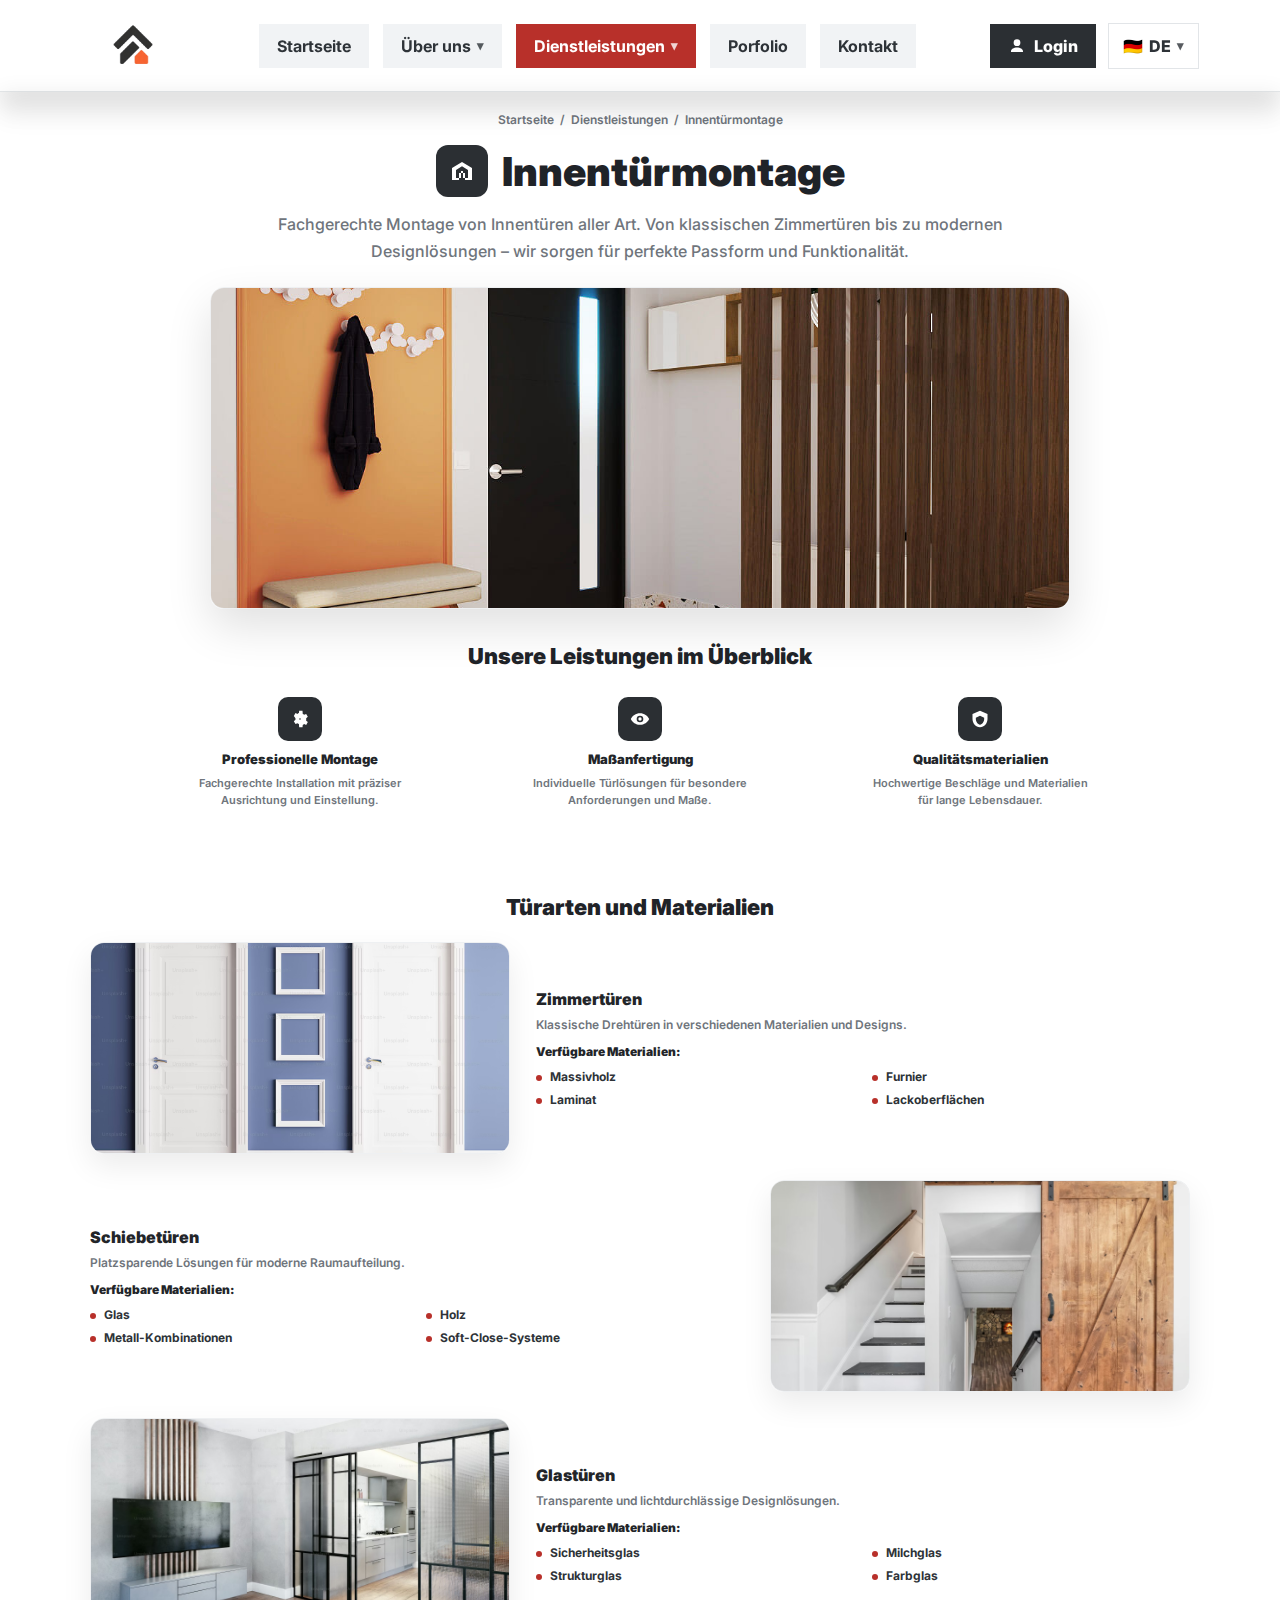
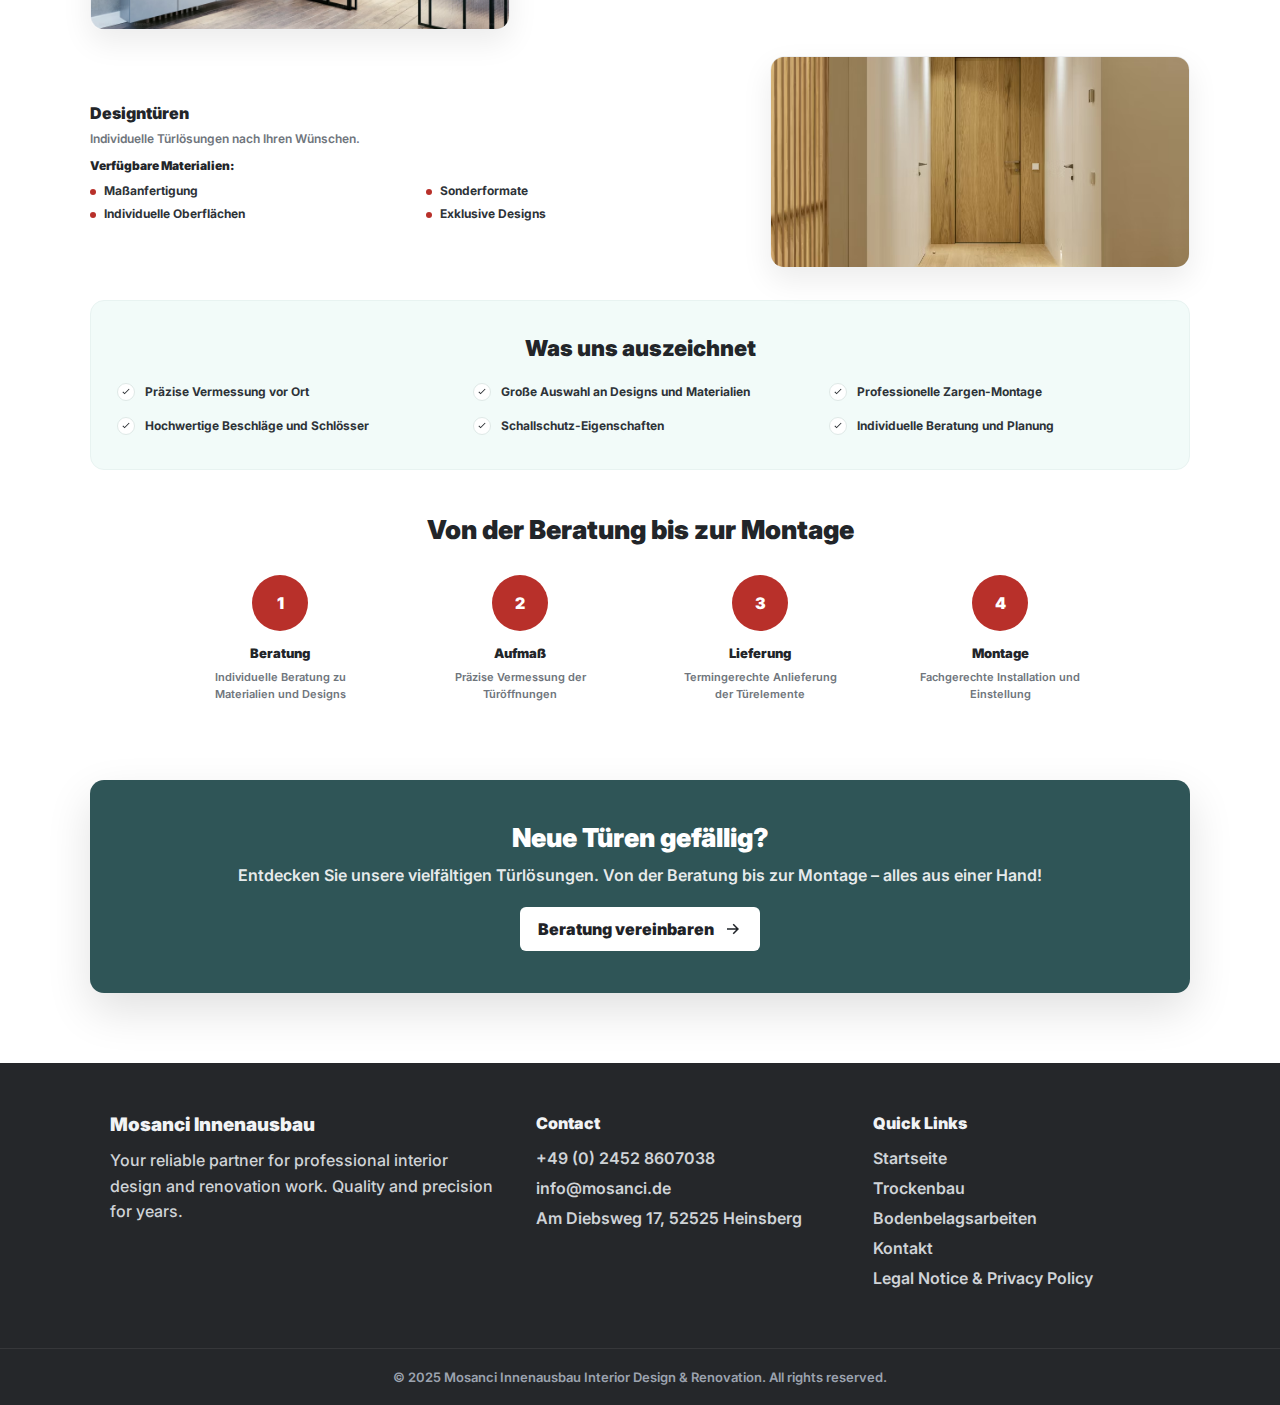
<file: innentuer-montage.html>
<!DOCTYPE html>
<html lang="de">
<head>
<meta charset="UTF-8" />
<meta name="viewport" content="width=device-width, initial-scale=1.0" />
<title>Innentürmontage – Mosanci Innenausbau</title>

<link href="https://fonts.googleapis.com/css2?family=Inter:wght@400;600;700;800;900&display=swap" rel="stylesheet">

<style>
*{box-sizing:border-box;}
body{
  margin:0;
  font-family:'Inter',sans-serif;
  background:#ffffff;
  color:#222529;
}

/* ================= HEADER (LIKE SCREENSHOT) ================= */
  .topHeader{
  position:sticky;
  top:0;
  z-index:999;

  background:#ffffff;
  height:92px;
  display:flex;
  align-items:center;

  border-bottom:1px solid rgba(226,229,232,.9);

  /* normal shadow */
  box-shadow:0 12px 28px rgba(0,0,0,.10);

  /* needed so the fade works */
  position:sticky;
}

/* AUSBAU-LIKE SOFT FADE UNDER HEADER */
.topHeader::after{
  content:"";
  position:absolute;
  left:0;
  right:0;
  bottom:-38px;
  height:38px;
  pointer-events:none;

  background:linear-gradient(to bottom, rgba(0,0,0,.22), rgba(0,0,0,0));
  filter:blur(10px);
  opacity:.35;
}
.navwrap{
  width:min(1150px,100%);
  margin:0 auto;
  padding:0 16px;
  display:flex;
  align-items:center;
  justify-content:space-between;
  gap:18px;
}
.logoArea img{ height:69px; display:block; }

.nav{
  list-style:none;
  display:flex;
  gap:14px;
  margin:0;
  padding:0;
  align-items:center;
}
.nav a{
  text-decoration:none;
  font-weight:700;
  color:#2e3338;
  padding:12px 18px;
  border-radius:0px;
  transition:all .2s ease;
  display:inline-flex;
  align-items:center;
  gap:6px;
  background:#f1f3f5;
}
.nav a:hover{ background:#ff6a00; color:#ffffff; }
.nav a.active{ background:#b8302a; color:#ffffff; }
.chev{ font-size:13px; opacity:.8; transform:translateY(-1px); }

.rightArea{
  display:flex;
  align-items:center;
  gap:12px;
  white-space:nowrap;
}
.login{
  background:#2b2f33;
  color:#fff;
  padding:12px 18px;
  border-radius:0px;
  text-decoration:none;
  font-weight:800;
  display:inline-flex;
  align-items:center;
  gap:8px;
}
.login svg{ width:18px; height:18px; fill:#fff; }
.lang{
  display:flex;
  align-items:center;
  gap:6px;
  padding:12px 14px;
  border-radius:0px;
  background:#ffffff;
  border:1px solid #e2e5e8;
  font-weight:800;
  color:#2e3338;
  cursor:pointer;
}

/* ================= PAGE BASE ================= */
.section{ padding:28px 20px; }
.inner{ max-width:1100px; margin:0 auto; }

.breadcrumbs{
  margin-top:20px;
  color:#6f757c;
  font-weight:600;
  font-size:12px;
  text-align:center;
}
.breadcrumbs a{ color:#6f757c; text-decoration:none; }
.breadcrumbs a:hover{ text-decoration:underline; }

.pageHead{
  text-align:center;
  padding:18px 20px 10px;
}
.titleRow{
  display:inline-flex;
  align-items:center;
  gap:14px;
}
.titleIcon{
  width:52px;
  height:52px;
  border-radius:12px;
  background:#2b2f33;         /* dark grey like theme */
  display:flex;
  align-items:center;
  justify-content:center;
}
.titleIcon svg{ width:24px; height:24px; fill:#ffffff; }
.pageHead h1{
  margin:0;
  font-size:40px;
  font-weight:900;
  color:#1f2328;
}
.pageHead p{
  margin:14px auto 0;
  max-width:820px;
  color:#6f757c;
  line-height:1.7;
  font-weight:500;
}

/* hero image */
.heroImage{
  max-width:860px;
  margin:22px auto 0;
  border-radius:14px;
  overflow:hidden;
  box-shadow:0 18px 45px rgba(0,0,0,.12);
  border:1px solid #eef0f2;
}
.heroImage img{
  width:100%;
  height:320px;
  object-fit:cover;
  display:block;
}

/* ================= OVERVIEW ICONS ================= */
.sectionTitle{
  text-align:center;
  font-size:22px;
  font-weight:900;
  margin:34px 0 18px;
  color:#1f2328;
}
.overviewRow{
  display:flex;
  justify-content:center;
  gap:120px;
  flex-wrap:wrap;
  padding:10px 0 10px;
}
.ovItem{
  text-align:center;
  max-width:220px;
}
.ovIcon{
  width:44px;
  height:44px;
  border-radius:10px;
  background:#2b2f33;
  display:flex;
  align-items:center;
  justify-content:center;
  margin:0 auto 10px;
}
.ovIcon svg{ width:20px; height:20px; fill:#ffffff; }
.ovItem h4{
  margin:0 0 8px;
  font-size:13px;
  font-weight:900;
}
.ovItem p{
  margin:0;
  color:#6f757c;
  font-weight:600;
  font-size:11px;
  line-height:1.5;
}

/* ================= DOOR TYPES & MATERIALS ================= */
.blockTitle{
  text-align:center;
  font-size:22px;
  font-weight:900;
  margin:38px 0 22px;
  color:#1f2328;
}

.typeGrid{
  display:grid;
  gap:26px;
}

.typeRow{
  display:grid;
  grid-template-columns: 420px 1fr;
  gap:26px;
  align-items:center;
}
.typeRow.reverse{
  grid-template-columns: 1fr 420px;
}
.typeCardImg{
  border-radius:14px;
  overflow:hidden;
  border:1px solid #eef0f2;
  box-shadow:0 12px 30px rgba(0,0,0,.08);
}
.typeCardImg img{
  width:100%;
  height:210px;
  object-fit:cover;
  display:block;
}

.typeText h3{
  margin:0 0 6px;
  font-size:16px;
  font-weight:900;
}
.typeText p{
  margin:0 0 10px;
  color:#6f757c;
  font-weight:600;
  font-size:12px;
  line-height:1.6;
}

.materials{
  margin:10px 0 0;
  padding:0;
  list-style:none;
  display:grid;
  grid-template-columns:repeat(2, minmax(0, 1fr));
  gap:8px 18px;
}
.materials li{
  display:flex;
  align-items:flex-start;
  gap:8px;
  font-weight:700;
  font-size:12px;
  color:#2e3338;
}
.dot{
  width:6px; height:6px; border-radius:50%;
  background:#b8302a; /* red bullet like screenshot */
  margin-top:6px;
  flex:0 0 auto;
}

/* ================= "WAS UNS AUSZEICHNET" BOX ================= */
.highlightBox{
  background:#f2fbf9;
  border:1px solid #e8f3f1;
  border-radius:14px;
  padding:34px 26px;
  margin-top:32px;
}
.highlightTitle{
  text-align:center;
  font-size:22px;
  font-weight:900;
  margin:0 0 22px;
}
.highlightGrid{
  display:grid;
  grid-template-columns:repeat(3, 1fr);
  gap:16px 22px;
}
.hItem{
  display:flex;
  gap:10px;
  align-items:flex-start;
  font-weight:700;
  font-size:12px;
  color:#2e3338;
  line-height:1.5;
}
.hCheck{
  width:18px;
  height:18px;
  border-radius:50%;
  background:#ffffff;
  border:1px solid #dfe9e7;
  display:flex;
  align-items:center;
  justify-content:center;
  flex:0 0 auto;
}
.hCheck svg{ width:12px; height:12px; fill:#2b2f33; }

/* ================= PROCESS ================= */
.processTitle{
  text-align:center;
  font-size:26px;
  font-weight:900;
  margin:44px 0 30px;
}
.processSteps{
  display:flex;
  justify-content:center;
  gap:80px;
  flex-wrap:wrap;
  padding-bottom:10px;
}
.pStep{
  max-width:160px;
  text-align:center;
}
.pCircle{
  width:56px;
  height:56px;
  border-radius:50%;
  background:#b8302a;   /* red circles like screenshot */
  color:#ffffff;
  display:flex;
  align-items:center;
  justify-content:center;
  font-weight:900;
  margin:0 auto 14px;
}
.pStep h4{
  margin:0 0 8px;
  font-weight:900;
  font-size:13px;
}
.pStep p{
  margin:0;
  color:#6f757c;
  font-weight:600;
  font-size:11px;
  line-height:1.5;
}

/* ================= BIG CTA BANNER ================= */
.bigCtaWrap{
  padding:40px 20px 70px;
}
.bigCta{
  max-width:1100px;
  margin:0 auto;
  background:#2f5557;  /* teal-ish from screenshot, but fits theme */
  border-radius:14px;
  padding:42px 24px;
  text-align:center;
  color:#ffffff;
  box-shadow:0 18px 45px rgba(0,0,0,.12);
}
.bigCta h3{
  margin:0 0 10px;
  font-size:26px;
  font-weight:900;
}
.bigCta p{
  margin:0 auto 18px;
  max-width:820px;
  color:rgba(255,255,255,.9);
  font-weight:600;
  line-height:1.6;
}
.bigCta a{
  display:inline-flex;
  align-items:center;
  gap:10px;
  background:#ffffff;
  color:#1f2328;
  padding:12px 18px;
  border-radius:6px;
  font-weight:900;
  text-decoration:none;
}
.bigCta a:hover{ opacity:.92; }
.bigCta a svg{ width:18px; height:18px; fill:#1f2328; }

/* ================= FOOTER ================= */
footer{
  background:#25272a;
  color:#f1f3f5;
}
.footerTop{
  max-width:1100px;
  margin:0 auto;
  padding:50px 20px;
  display:grid;
  grid-template-columns:1.3fr 1fr 1fr;
  gap:40px;
}
.footerBrand h3{ margin:0; font-weight:900; }
.footerBrand p{
  margin-top:12px;
  line-height:1.6;
  color:#cfd3d7;
  font-weight:500;
}
.footerCol h4{ margin:0 0 15px; font-weight:900; }
.footerCol a{
  display:block;
  margin-bottom:10px;
  color:#cfd3d7;
  text-decoration:none;
  font-weight:600;
  transition:color .2s ease;
}
.footerCol a:hover{ color:#ffffff; }
.footerBottom{
  border-top:1px solid rgba(255,255,255,.08);
  text-align:center;
  padding:20px;
  font-size:13px;
  color:#9ca3af;
  font-weight:600;
}

/* ================= RESPONSIVE ================= */
@media (max-width: 980px){
  .topHeader{ height:auto; padding:12px 0; }
  .navwrap{ flex-wrap:wrap; justify-content:center; }
  .nav{ flex-wrap:wrap; justify-content:center; }
}
@media (max-width: 920px){
  .typeRow,
  .typeRow.reverse{ grid-template-columns:1fr; }
  .heroImage img{ height:260px; }
  .overviewRow{ gap:45px; }
  .highlightGrid{ grid-template-columns:1fr; }
}
</style>
</head>

<body>

<header class="topHeader">
  <div class="navwrap">
    <div class="logoArea">
      <img src="logo.png" alt="Mosanci Logo">
    </div>

    <ul class="nav">
      <li><a href="index.html">Startseite</a></li>
      <li><a href="#">Über uns <span class="chev">▾</span></a></li>
      <li><a class="active" href="#">Dienstleistungen <span class="chev">▾</span></a></li>
      <li><a href="Portfolio.html">Porfolio </a></li>
      <li><a href="kontakt.html">Kontakt</a></li>
    </ul>

    <div class="rightArea">
      <a class="login" href="#">
        <svg viewBox="0 0 24 24" aria-hidden="true">
          <path d="M12 12a4.5 4.5 0 1 0-4.5-4.5A4.5 4.5 0 0 0 12 12Zm0 2c-4.42 0-8 2.24-8 5v1h16v-1c0-2.76-3.58-5-8-5Z"/>
        </svg>
        Login
      </a>

      <div class="lang">
        <span>🇩🇪</span><span>DE</span><span class="chev">▾</span>
      </div>
    </div>
  </div>
</header>

<div class="breadcrumbs">
  <a href="index.html">Startseite</a> &nbsp;/&nbsp; <a href="#">Dienstleistungen</a> &nbsp;/&nbsp; Innentürmontage
</div>

<section class="pageHead">
  <div class="titleRow">
    <div class="titleIcon" aria-hidden="true">
      <svg viewBox="0 0 24 24">
        <path d="M12 3 2 9v12h7v-7h6v7h7V9l-10-6Zm-1 16H6v-8.1l6-3.6 6 3.6V19h-5v-7h-2v7Z"/>
      </svg>
    </div>
    <h1>Innentürmontage</h1>
  </div>

  <p>
    Fachgerechte Montage von Innentüren aller Art. Von klassischen Zimmertüren bis zu modernen Designlösungen –
    wir sorgen für perfekte Passform und Funktionalität.
  </p>

  <div class="heroImage">
    <img src="assets/door-hero.jpg" alt="Innentürmontage">
  </div>

  <div class="sectionTitle">Unsere Leistungen im Überblick</div>

  <div class="overviewRow">
    <div class="ovItem">
      <div class="ovIcon">
        <svg viewBox="0 0 24 24"><path d="M19.4 13a7.9 7.9 0 0 0 .1-1 7.9 7.9 0 0 0-.1-1l2-1.6-2-3.4-2.4 1a8.4 8.4 0 0 0-1.7-1L15 2h-4l-.3 2.9a8.4 8.4 0 0 0-1.7 1l-2.4-1-2 3.4L6.6 11a7.9 7.9 0 0 0-.1 1 7.9 7.9 0 0 0 .1 1l-2 1.6 2 3.4 2.4-1a8.4 8.4 0 0 0 1.7 1L11 22h4l.3-2.9a8.4 8.4 0 0 0 1.7-1l2.4 1 2-3.4-2-1.6ZM13 12a1 1 0 1 1-2 0 1 1 0 0 1 2 0Z"/></svg>
      </div>
      <h4>Professionelle Montage</h4>
      <p>Fachgerechte Installation mit präziser Ausrichtung und Einstellung.</p>
    </div>

    <div class="ovItem">
      <div class="ovIcon">
        <svg viewBox="0 0 24 24"><path d="M12 5c5 0 9.3 3.1 11 7-1.7 3.9-6 7-11 7S2.7 15.9 1 12c1.7-3.9 6-7 11-7Zm0 3a4 4 0 1 0 0 8 4 4 0 0 0 0-8Zm0 2a2 2 0 1 1 0 4 2 2 0 0 1 0-4Z"/></svg>
      </div>
      <h4>Maßanfertigung</h4>
      <p>Individuelle Türlösungen für besondere Anforderungen und Maße.</p>
    </div>

    <div class="ovItem">
      <div class="ovIcon">
        <svg viewBox="0 0 24 24"><path d="M12 2 3 6v6c0 5 3.8 9.7 9 10 5.2-.3 9-5 9-10V6l-9-4Zm0 6.2 5 2.2V12c0 3.1-2.3 6.4-5 6.8-2.7-.4-5-3.7-5-6.8v-1.6l5-2.2Z"/></svg>
      </div>
      <h4>Qualitätsmaterialien</h4>
      <p>Hochwertige Beschläge und Materialien für lange Lebensdauer.</p>
    </div>
  </div>
</section>

<section class="section">
  <div class="inner">
    <div class="blockTitle">Türarten und Materialien</div>

    <div class="typeGrid">
      <div class="typeRow">
        <div class="typeCardImg">
          <img src="assets/door-zimmertuer.jpg" alt="Zimmertüren">
        </div>
        <div class="typeText">
          <h3>Zimmertüren</h3>
          <p>Klassische Drehtüren in verschiedenen Materialien und Designs.</p>
          <div style="font-weight:900; font-size:12px; margin:10px 0 6px;">Verfügbare Materialien:</div>
          <ul class="materials">
            <li><span class="dot"></span>Massivholz</li>
            <li><span class="dot"></span>Furnier</li>
            <li><span class="dot"></span>Laminat</li>
            <li><span class="dot"></span>Lackoberflächen</li>
          </ul>
        </div>
      </div>

      <div class="typeRow reverse">
        <div class="typeText">
          <h3>Schiebetüren</h3>
          <p>Platzsparende Lösungen für moderne Raumaufteilung.</p>
          <div style="font-weight:900; font-size:12px; margin:10px 0 6px;">Verfügbare Materialien:</div>
          <ul class="materials">
            <li><span class="dot"></span>Glas</li>
            <li><span class="dot"></span>Holz</li>
            <li><span class="dot"></span>Metall-Kombinationen</li>
            <li><span class="dot"></span>Soft-Close-Systeme</li>
          </ul>
        </div>
        <div class="typeCardImg">
          <img src="assets/door-schiebetuer.jpg" alt="Schiebetüren">
        </div>
      </div>

      <div class="typeRow">
        <div class="typeCardImg">
          <img src="assets/door-glastuer.jpg" alt="Glastüren">
        </div>
        <div class="typeText">
          <h3>Glastüren</h3>
          <p>Transparente und lichtdurchlässige Designlösungen.</p>
          <div style="font-weight:900; font-size:12px; margin:10px 0 6px;">Verfügbare Materialien:</div>
          <ul class="materials">
            <li><span class="dot"></span>Sicherheitsglas</li>
            <li><span class="dot"></span>Milchglas</li>
            <li><span class="dot"></span>Strukturglas</li>
            <li><span class="dot"></span>Farbglas</li>
          </ul>
        </div>
      </div>

      <div class="typeRow reverse">
        <div class="typeText">
          <h3>Designtüren</h3>
          <p>Individuelle Türlösungen nach Ihren Wünschen.</p>
          <div style="font-weight:900; font-size:12px; margin:10px 0 6px;">Verfügbare Materialien:</div>
          <ul class="materials">
            <li><span class="dot"></span>Maßanfertigung</li>
            <li><span class="dot"></span>Sonderformate</li>
            <li><span class="dot"></span>Individuelle Oberflächen</li>
            <li><span class="dot"></span>Exklusive Designs</li>
          </ul>
        </div>
        <div class="typeCardImg">
          <img src="assets/door-designtuer.jpg" alt="Designtüren">
        </div>
      </div>
    </div>

    <div class="highlightBox">
      <div class="highlightTitle">Was uns auszeichnet</div>

      <div class="highlightGrid">
        <div class="hItem"><span class="hCheck"><svg viewBox="0 0 24 24"><path d="M9.2 16.6 4.9 12.3l1.4-1.4 2.9 2.9 8.5-8.5 1.4 1.4-9.9 9.9Z"/></svg></span>Präzise Vermessung vor Ort</div>
        <div class="hItem"><span class="hCheck"><svg viewBox="0 0 24 24"><path d="M9.2 16.6 4.9 12.3l1.4-1.4 2.9 2.9 8.5-8.5 1.4 1.4-9.9 9.9Z"/></svg></span>Große Auswahl an Designs und Materialien</div>
        <div class="hItem"><span class="hCheck"><svg viewBox="0 0 24 24"><path d="M9.2 16.6 4.9 12.3l1.4-1.4 2.9 2.9 8.5-8.5 1.4 1.4-9.9 9.9Z"/></svg></span>Professionelle Zargen-Montage</div>
        <div class="hItem"><span class="hCheck"><svg viewBox="0 0 24 24"><path d="M9.2 16.6 4.9 12.3l1.4-1.4 2.9 2.9 8.5-8.5 1.4 1.4-9.9 9.9Z"/></svg></span>Hochwertige Beschläge und Schlösser</div>
        <div class="hItem"><span class="hCheck"><svg viewBox="0 0 24 24"><path d="M9.2 16.6 4.9 12.3l1.4-1.4 2.9 2.9 8.5-8.5 1.4 1.4-9.9 9.9Z"/></svg></span>Schallschutz-Eigenschaften</div>
        <div class="hItem"><span class="hCheck"><svg viewBox="0 0 24 24"><path d="M9.2 16.6 4.9 12.3l1.4-1.4 2.9 2.9 8.5-8.5 1.4 1.4-9.9 9.9Z"/></svg></span>Individuelle Beratung und Planung</div>
      </div>
    </div>

    <div class="processTitle">Von der Beratung bis zur Montage</div>

    <div class="processSteps">
      <div class="pStep">
        <div class="pCircle">1</div>
        <h4>Beratung</h4>
        <p>Individuelle Beratung zu Materialien und Designs</p>
      </div>
      <div class="pStep">
        <div class="pCircle">2</div>
        <h4>Aufmaß</h4>
        <p>Präzise Vermessung der Türöffnungen</p>
      </div>
      <div class="pStep">
        <div class="pCircle">3</div>
        <h4>Lieferung</h4>
        <p>Termingerechte Anlieferung der Türelemente</p>
      </div>
      <div class="pStep">
        <div class="pCircle">4</div>
        <h4>Montage</h4>
        <p>Fachgerechte Installation und Einstellung</p>
      </div>
    </div>
  </div>
</section>

<section class="bigCtaWrap">
  <div class="bigCta">
    <h3>Neue Türen gefällig?</h3>
    <p>
      Entdecken Sie unsere vielfältigen Türlösungen. Von der Beratung bis zur Montage – alles aus einer Hand!
    </p>
    <a href="kontakt.html">
      Beratung vereinbaren
      <svg viewBox="0 0 24 24" aria-hidden="true">
        <path d="M13 5 20 12l-7 7-1.4-1.4 4.6-4.6H4v-2h12.2l-4.6-4.6L13 5Z"/>
      </svg>
    </a>
  </div>
</section>

<footer>
  <div class="footerTop">
    <div class="footerBrand">
      <h3>Mosanci Innenausbau</h3>
      <p>Your reliable partner for professional interior design and renovation work. Quality and precision for years.</p>
    </div>

    <div class="footerCol">
      <h4>Contact</h4>
      <a href="#">+49 (0) 2452 8607038</a>
      <a href="#">info@mosanci.de</a>
      <a href="#">Am Diebsweg 17, 52525 Heinsberg</a>
    </div>

    <div class="footerCol">
      <h4>Quick Links</h4>
      <a href="index.html">Startseite</a>
      <a href="trockenbau.html">Trockenbau</a>
      <a href="bodenbelagsarbeiten.html">Bodenbelagsarbeiten</a>
      <a href="kontakt.html">Kontakt</a>
      <a href="#">Legal Notice &amp; Privacy Policy</a>
    </div>
  </div>

  <div class="footerBottom">
    © 2025 Mosanci Innenausbau Interior Design &amp; Renovation. All rights reserved.
  </div>
</footer>

</body>
</html>
</file>
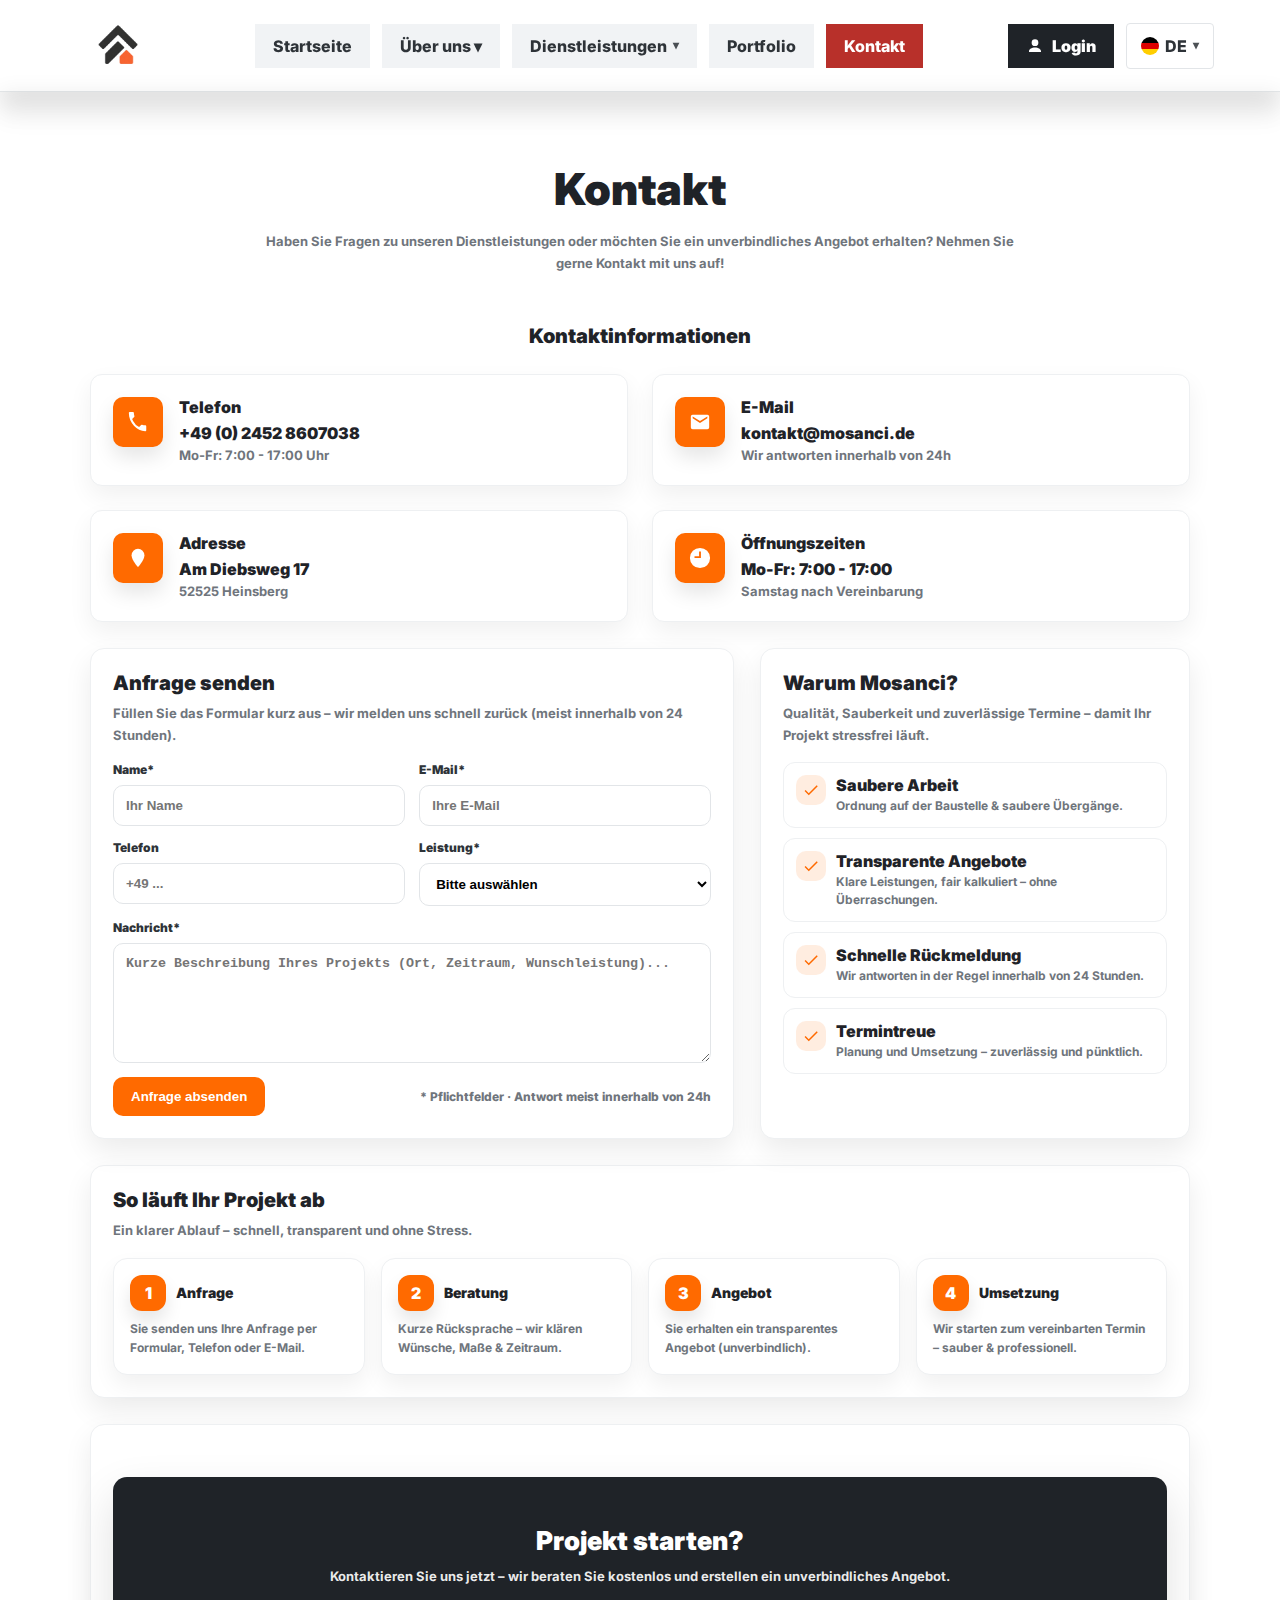
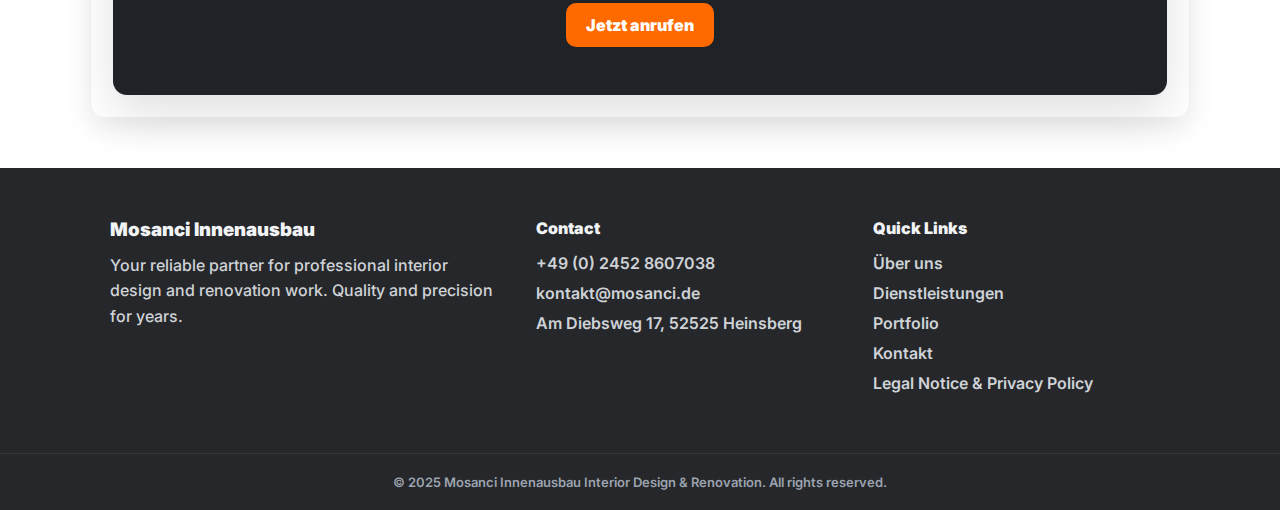
<file: kontakt.html>
<!DOCTYPE html>
<html lang="de">
<head>
<meta charset="UTF-8" />
<meta name="viewport" content="width=device-width, initial-scale=1.0" />
<title>Kontakt – Mosanci Innenausbau</title>

<link href="https://fonts.googleapis.com/css2?family=Inter:wght@400;600;700;800;900&display=swap" rel="stylesheet">

<style>
*{box-sizing:border-box;}
body{
  margin:0;
  font-family:'Inter',sans-serif;
  background:#ffffff;
  color:#1f2328;
}

/* ================= HEADER (MATCH INDEX/DIENSTLEISTUNGEN) ================= */
.topHeader{
  position:sticky;
  top:0;
  z-index:999;

  background:#ffffff;
  height:92px;
  display:flex;
  align-items:center;

  border-bottom:1px solid rgba(226,229,232,.9);
  box-shadow:0 12px 28px rgba(0,0,0,.10);
}
.topHeader::after{
  content:"";
  position:absolute;
  left:0;
  right:0;
  bottom:-38px;
  height:38px;
  pointer-events:none;

  background:linear-gradient(to bottom, rgba(0,0,0,.22), rgba(0,0,0,0));
  filter:blur(10px);
  opacity:.35;
}

.navwrap{
  width:min(1180px,100%);
  margin:0 auto;
  padding:0 16px;
  display:flex;
  align-items:center;
  justify-content:space-between;
  gap:18px;
}
.logoArea img{ height:69px; display:block; }

.nav{
  list-style:none;
  display:flex;
  gap:12px;
  margin:0;
  padding:0;
  align-items:center;
}
.nav a{
  text-decoration:none;
  font-weight:800;
  color:#2e3338;
  padding:12px 18px;
  border-radius:0px;
  background:#f1f3f5;
  transition:.2s ease;
  display:inline-flex;
  align-items:center;
  gap:6px;
}
.nav a:hover{ background:#ff6a00; color:#fff; }
.nav a.active{ background:#b8302a; color:#fff; }
.chev{ font-size:12px; opacity:.85; transform:translateY(-1px); }

.rightArea{
  display:flex;
  align-items:center;
  gap:12px;
  white-space:nowrap;
}
.login{
  background:#1f2328;
  color:#fff;
  padding:12px 18px;
  border-radius:0px;
  text-decoration:none;
  font-weight:900;
  display:inline-flex;
  align-items:center;
  gap:8px;
}
.login svg{ width:18px; height:18px; fill:#ffffff; }

.lang{
  display:flex;
  align-items:center;
  gap:6px;
  padding:12px 14px;
  border-radius:4px;
  border:1px solid #e2e5e8;
  font-weight:800;
  color:#2e3338;
  cursor:pointer;
  background:#fff;
}
.flagDot{
  width:18px;height:18px;border-radius:50%;
  background:linear-gradient(#000 0 33%, #dd0000 33% 66%, #ffce00 66% 100%);
}

/* ================= PAGE ================= */
.section{ padding:50px 20px; }
.inner{ max-width:1100px; margin:0 auto; }

.hero{
  padding:70px 20px 20px;
  text-align:center;
}
.hero h1{
  margin:0;
  font-size:44px;
  font-weight:900;
}
.hero p{
  margin:14px auto 0;
  max-width:780px;
  color:#6f757c;
  font-weight:700;
  line-height:1.7;
  font-size:13px;
}

/* ================= CONTACT INFO ================= */
.infoTitle{
  text-align:center;
  font-size:20px;
  font-weight:900;
  margin:10px 0 26px;
}

.infoGrid{
  display:grid;
  grid-template-columns:repeat(2,1fr);
  gap:24px;
}

.infoCard{
  background:#ffffff;
  border-radius:12px;
  padding:22px;
  box-shadow:0 10px 25px rgba(0,0,0,.06);
  border:1px solid #eef0f2;
  display:flex;
  gap:16px;
  align-items:flex-start;
}

.iconBox{
  width:50px;
  height:50px;
  border-radius:10px;
  background:#ff6a00;
  display:flex;
  align-items:center;
  justify-content:center;
  flex:0 0 auto;
  box-shadow:0 10px 20px rgba(0,0,0,.10);
}
.iconBox svg{ width:22px; height:22px; fill:#ffffff; }

.cardText h3{
  margin:0 0 6px;
  font-size:16px;
  font-weight:900;
}
.mainLine{
  font-weight:900;
  margin-bottom:4px;
  color:#1f2328;
}
.subLine{
  color:#6f757c;
  font-size:13px;
  font-weight:700;
}

/* ================= FORM + TRUST ================= */
.twoCol{
  display:grid;
  grid-template-columns:1.2fr .8fr;
  gap:26px;
  margin-top:26px;
}

.panel{
  background:#ffffff;
  border:1px solid #eef0f2;
  border-radius:14px;
  padding:22px;
  box-shadow:0 12px 28px rgba(0,0,0,.08);
}

.panel h2{
  margin:0 0 8px;
  font-size:20px;
  font-weight:900;
}
.panel p{
  margin:0 0 16px;
  color:#6f757c;
  font-weight:700;
  line-height:1.65;
  font-size:13px;
}

.formGrid{
  display:grid;
  grid-template-columns:1fr 1fr;
  gap:14px;
}
.field{ display:flex; flex-direction:column; gap:8px; }
.field label{
  font-weight:900;
  color:#2e3338;
  font-size:12px;
}
.field input, .field select, .field textarea{
  border:1px solid #e2e5e8;
  border-radius:10px;
  padding:12px 12px;
  font-weight:700;
  outline:none;
  transition:.15s ease;
  background:#fff;
}
.field input:focus, .field select:focus, .field textarea:focus{
  border-color:#ff6a00;
  box-shadow:0 0 0 3px rgba(255,106,0,.14);
}
.field textarea{ resize:vertical; min-height:120px; grid-column:1 / -1; }

.formActions{
  display:flex;
  align-items:center;
  justify-content:space-between;
  gap:12px;
  margin-top:14px;
  flex-wrap:wrap;
}
.btn{
  border:none;
  cursor:pointer;
  background:#ff6a00;
  color:#fff;
  padding:12px 18px;
  border-radius:10px;
  font-weight:900;
  transition:.2s ease;
}
.btn:hover{ background:#e65c00; }
.note{
  color:#6f757c;
  font-weight:800;
  font-size:12px;
}

.trustList{
  list-style:none;
  padding:0;
  margin:12px 0 0;
  display:flex;
  flex-direction:column;
  gap:10px;
}
.trustItem{
  display:flex;
  gap:10px;
  align-items:flex-start;
  padding:12px 12px;
  border:1px solid #eef0f2;
  border-radius:12px;
  background:#fff;
}
.tick{
  width:30px;height:30px;border-radius:10px;
  background:rgba(255,106,0,.12);
  display:flex;align-items:center;justify-content:center;
  flex:0 0 auto;
}
.tick svg{ width:18px;height:18px; fill:#ff6a00; }
.trustText strong{ display:block; font-weight:900; }
.trustText span{
  display:block;
  margin-top:2px;
  color:#6f757c;
  font-weight:700;
  font-size:12px;
  line-height:1.5;
}

/* ================= STEPS ================= */
.stepsGrid{
  display:grid;
  grid-template-columns:repeat(4,1fr);
  gap:16px;
  margin-top:14px;
}
.step{
  background:#ffffff;
  border:1px solid #eef0f2;
  border-radius:14px;
  padding:16px;
  box-shadow:0 10px 22px rgba(0,0,0,.06);
}
.stepTop{
  display:flex;
  align-items:center;
  gap:10px;
  margin-bottom:8px;
}
.stepNum{
  width:36px;height:36px;border-radius:12px;
  background:#ff6a00;
  color:#fff;
  display:flex;align-items:center;justify-content:center;
  font-weight:900;
  box-shadow:0 10px 18px rgba(0,0,0,.10);
}
.step h3{ margin:0; font-size:14px; font-weight:900; }
.step p{
  margin:8px 0 0;
  color:#6f757c;
  font-weight:700;
  font-size:12px;
  line-height:1.65;
}

/* ================= MAP + GALLERY ================= */
.mapGrid{
  display:grid;
  grid-template-columns:1fr 1fr;
  gap:18px;
  margin-top:16px;
}
.mapBox{
  border-radius:14px;
  overflow:hidden;
  border:1px solid #eef0f2;
  box-shadow:0 12px 28px rgba(0,0,0,.08);
  background:#f1f3f5;
  min-height:340px;
}
.mapBox iframe{
  width:100%;
  height:100%;
  border:0;
  display:block;
}
.galleryGrid{
  display:grid;
  grid-template-columns:1fr 1fr;
  gap:12px;
}
.ph{
  height:164px;
  border-radius:14px;
  border:1px dashed #d7dbe0;
  background:linear-gradient(180deg, #f7f8fa, #f1f3f5);
  display:flex;
  align-items:center;
  justify-content:center;
  color:#6f757c;
  font-weight:900;
  font-size:12px;
  text-align:center;
  padding:10px;
}

/* ================= CTA ================= */
.cta{
  background:#1f2328;
  color:#fff;
  padding:48px 20px;
  border-radius:14px;
  text-align:center;
  margin-top:30px;
  box-shadow:0 18px 45px rgba(0,0,0,.12);
}
.cta h2{ margin:0 0 10px; font-size:26px; font-weight:900; }
.cta p{
  margin:0 auto 16px;
  max-width:820px;
  color:rgba(255,255,255,.92);
  font-weight:700;
  line-height:1.6;
  font-size:13px;
}
.cta a{
  display:inline-block;
  background:#ff6a00;
  color:#fff;
  padding:12px 20px;
  border-radius:10px;
  font-weight:900;
  text-decoration:none;
  transition:.2s ease;
}
.cta a:hover{ background:#e65c00; }

/* ================= FOOTER (same vibe) ================= */
footer{
  background:#25272a;
  color:#f1f3f5;
  margin-top:0;
}
.footerTop{
  max-width:1100px;
  margin:0 auto;
  padding:50px 20px;
  display:grid;
  grid-template-columns:1.3fr 1fr 1fr;
  gap:40px;
}
.footerBrand h3{ margin:0; font-weight:900; }
.footerBrand p{
  margin-top:12px;
  line-height:1.6;
  color:#cfd3d7;
  font-weight:500;
}
.footerCol h4{ margin:0 0 15px; font-weight:900; }
.footerCol a{
  display:block;
  margin-bottom:10px;
  color:#cfd3d7;
  text-decoration:none;
  font-weight:600;
  transition:color .2s ease;
}
.footerCol a:hover{ color:#ffffff; }
.footerBottom{
  border-top:1px solid rgba(255,255,255,.08);
  text-align:center;
  padding:20px;
  font-size:13px;
  color:#9ca3af;
  font-weight:600;
}

/* ================= RESPONSIVE ================= */
@media(max-width:980px){
  .topHeader{ height:auto; padding:12px 0; }
  .navwrap{ flex-wrap:wrap; justify-content:center; }
  .nav{ flex-wrap:wrap; justify-content:center; }
  .infoGrid{ grid-template-columns:1fr; }
  .twoCol{ grid-template-columns:1fr; }
  .stepsGrid{ grid-template-columns:1fr 1fr; }
  .mapGrid{ grid-template-columns:1fr; }
}
@media(max-width:560px){
  .formGrid{ grid-template-columns:1fr; }
  .stepsGrid{ grid-template-columns:1fr; }
  .galleryGrid{ grid-template-columns:1fr; }
}
</style>
</head>

<body>

<header class="topHeader">
  <div class="navwrap">
    <div class="logoArea">
      <img src="logo.png" alt="Mosanci Innenausbau">
    </div>

    <ul class="nav">
      <li><a href="index.html">Startseite</a></li>
      <li><a href="ueber-uns.html">Über uns ▾</a></li>
      <li><a href="dienstleistungen.html">Dienstleistungen <span class="chev">▾</span></a></li>
      <li><a href="portfolio.html">Portfolio</a></li>
      <li><a class="active" href="kontakt.html">Kontakt</a></li>
    </ul>

    <div class="rightArea">
      <a class="login" href="#">
        <svg viewBox="0 0 24 24" aria-hidden="true">
          <path d="M12 12a4.5 4.5 0 1 0-4.5-4.5A4.5 4.5 0 0 0 12 12Zm0 2c-4.42 0-8 2.24-8 5v1h16v-1c0-2.76-3.58-5-8-5Z"/>
        </svg>
        Login
      </a>

      <div class="lang">
        <span class="flagDot" aria-hidden="true"></span>
        <span>DE</span>
        <span class="chev">▾</span>
      </div>
    </div>
  </div>
</header>

<section class="hero">
  <h1>Kontakt</h1>
  <p>
    Haben Sie Fragen zu unseren Dienstleistungen oder möchten Sie ein unverbindliches Angebot erhalten?
    Nehmen Sie gerne Kontakt mit uns auf!
  </p>
</section>

<section class="section" style="padding-top:20px;">
  <div class="inner">

    <div class="infoTitle">Kontaktinformationen</div>

    <div class="infoGrid">
      <div class="infoCard">
        <div class="iconBox">
          <svg viewBox="0 0 24 24" aria-hidden="true">
            <path d="M6.62 10.79a15.05 15.05 0 0 0 6.59 6.59l2.2-2.2a1 1 0 0 1 1.02-.24c1.12.37 2.33.57 3.57.57a1 1 0 0 1 1 1V21a1 1 0 0 1-1 1C10.85 22 2 13.15 2 2a1 1 0 0 1 1-1h3.5a1 1 0 0 1 1 1c0 1.24.2 2.45.57 3.57a1 1 0 0 1-.25 1.02l-2.2 2.2Z"/>
          </svg>
        </div>
        <div class="cardText">
          <h3>Telefon</h3>
          <div class="mainLine">+49 (0) 2452 8607038</div>
          <div class="subLine">Mo-Fr: 7:00 - 17:00 Uhr</div>
        </div>
      </div>

      <div class="infoCard">
        <div class="iconBox">
          <svg viewBox="0 0 24 24" aria-hidden="true">
            <path d="M20 4H4a2 2 0 0 0-2 2v12a2 2 0 0 0 2 2h16a2 2 0 0 0 2-2V6a2 2 0 0 0-2-2Zm0 4-8 5L4 8V6l8 5 8-5Z"/>
          </svg>
        </div>
        <div class="cardText">
          <h3>E-Mail</h3>
          <div class="mainLine">kontakt@mosanci.de</div>
          <div class="subLine">Wir antworten innerhalb von 24h</div>
        </div>
      </div>

      <div class="infoCard">
        <div class="iconBox">
          <svg viewBox="0 0 24 24" aria-hidden="true">
            <path d="M12 2a7 7 0 0 0-7 7c0 5.25 7 13 7 13s7-7.75 7-13a7 7 0 0 0-7-7Z"/>
          </svg>
        </div>
        <div class="cardText">
          <h3>Adresse</h3>
          <div class="mainLine">Am Diebsweg 17</div>
          <div class="subLine">52525 Heinsberg</div>
        </div>
      </div>

      <div class="infoCard">
        <div class="iconBox">
          <svg viewBox="0 0 24 24" aria-hidden="true">
            <path d="M12 1a11 11 0 1 0 11 11A11 11 0 0 0 12 1Zm1 11H6V10h5V5h2v7Z"/>
          </svg>
        </div>
        <div class="cardText">
          <h3>Öffnungszeiten</h3>
          <div class="mainLine">Mo-Fr: 7:00 - 17:00</div>
          <div class="subLine">Samstag nach Vereinbarung</div>
        </div>
      </div>
    </div>

    <div class="twoCol">
      <div class="panel">
        <h2>Anfrage senden</h2>
        <p>Füllen Sie das Formular kurz aus – wir melden uns schnell zurück (meist innerhalb von 24 Stunden).</p>

        <!-- Replace action="#" with your backend / Formspree / PHP endpoint -->
        <form action="#" method="post">
          <div class="formGrid">
            <div class="field">
              <label for="name">Name*</label>
              <input id="name" name="name" type="text" placeholder="Ihr Name" required>
            </div>

            <div class="field">
              <label for="email">E-Mail*</label>
              <input id="email" name="email" type="email" placeholder="Ihre E-Mail" required>
            </div>

            <div class="field">
              <label for="phone">Telefon</label>
              <input id="phone" name="phone" type="tel" placeholder="+49 ...">
            </div>

            <div class="field">
              <label for="service">Leistung*</label>
              <select id="service" name="service" required>
                <option value="" selected disabled>Bitte auswählen</option>
                <option>Fliesenarbeit</option>
                <option>Malerarbeit</option>
                <option>Trockenbau</option>
                <option>Bodenverlegung</option>
                <option>Innentürmontage</option>
                <option>Renovierung</option>
                <option>Isolierung</option>
                <option>Sonstiges</option>
              </select>
            </div>

            <div class="field" style="grid-column:1 / -1;">
              <label for="message">Nachricht*</label>
              <textarea id="message" name="message" placeholder="Kurze Beschreibung Ihres Projekts (Ort, Zeitraum, Wunschleistung)..." required></textarea>
            </div>
          </div>

          <div class="formActions">
            <button class="btn" type="submit">Anfrage absenden</button>
            <div class="note">* Pflichtfelder · Antwort meist innerhalb von 24h</div>
          </div>
        </form>
      </div>

      <div class="panel">
        <h2>Warum Mosanci?</h2>
        <p>Qualität, Sauberkeit und zuverlässige Termine – damit Ihr Projekt stressfrei läuft.</p>

        <ul class="trustList">
          <li class="trustItem">
            <div class="tick" aria-hidden="true">
              <svg viewBox="0 0 24 24"><path d="M9 16.2 4.8 12 3.4 13.4 9 19 21 7 19.6 5.6 9 16.2Z"/></svg>
            </div>
            <div class="trustText">
              <strong>Saubere Arbeit</strong>
              <span>Ordnung auf der Baustelle & saubere Übergänge.</span>
            </div>
          </li>

          <li class="trustItem">
            <div class="tick" aria-hidden="true">
              <svg viewBox="0 0 24 24"><path d="M9 16.2 4.8 12 3.4 13.4 9 19 21 7 19.6 5.6 9 16.2Z"/></svg>
            </div>
            <div class="trustText">
              <strong>Transparente Angebote</strong>
              <span>Klare Leistungen, fair kalkuliert – ohne Überraschungen.</span>
            </div>
          </li>

          <li class="trustItem">
            <div class="tick" aria-hidden="true">
              <svg viewBox="0 0 24 24"><path d="M9 16.2 4.8 12 3.4 13.4 9 19 21 7 19.6 5.6 9 16.2Z"/></svg>
            </div>
            <div class="trustText">
              <strong>Schnelle Rückmeldung</strong>
              <span>Wir antworten in der Regel innerhalb von 24 Stunden.</span>
            </div>
          </li>

          <li class="trustItem">
            <div class="tick" aria-hidden="true">
              <svg viewBox="0 0 24 24"><path d="M9 16.2 4.8 12 3.4 13.4 9 19 21 7 19.6 5.6 9 16.2Z"/></svg>
            </div>
            <div class="trustText">
              <strong>Termintreue</strong>
              <span>Planung und Umsetzung – zuverlässig und pünktlich.</span>
            </div>
          </li>
        </ul>
      </div>
    </div>

    <div class="panel" style="margin-top:26px;">
      <h2>So läuft Ihr Projekt ab</h2>
      <p>Ein klarer Ablauf – schnell, transparent und ohne Stress.</p>

      <div class="stepsGrid">
        <div class="step">
          <div class="stepTop">
            <div class="stepNum">1</div>
            <h3>Anfrage</h3>
          </div>
          <p>Sie senden uns Ihre Anfrage per Formular, Telefon oder E-Mail.</p>
        </div>

        <div class="step">
          <div class="stepTop">
            <div class="stepNum">2</div>
            <h3>Beratung</h3>
          </div>
          <p>Kurze Rücksprache – wir klären Wünsche, Maße & Zeitraum.</p>
        </div>

        <div class="step">
          <div class="stepTop">
            <div class="stepNum">3</div>
            <h3>Angebot</h3>
          </div>
          <p>Sie erhalten ein transparentes Angebot (unverbindlich).</p>
        </div>

        <div class="step">
          <div class="stepTop">
            <div class="stepNum">4</div>
            <h3>Umsetzung</h3>
          </div>
          <p>Wir starten zum vereinbarten Termin – sauber & professionell.</p>
        </div>
      </div>
    </div>

    <div class="panel" style="margin-top:26px;">
      

    <div class="cta">
      <h2>Projekt starten?</h2>
      <p>Kontaktieren Sie uns jetzt – wir beraten Sie kostenlos und erstellen ein unverbindliches Angebot.</p>
      <a href="tel:+4924528607038">Jetzt anrufen</a>
    </div>

  </div>
</section>

<footer>
  <div class="footerTop">
    <div class="footerBrand">
      <h3>Mosanci Innenausbau</h3>
      <p>
        Your reliable partner for professional interior design and renovation work.
        Quality and precision for years.
      </p>
    </div>

    <div class="footerCol">
      <h4>Contact</h4>
      <a href="tel:+4924528607038">+49 (0) 2452 8607038</a>
      <a href="mailto:kontakt@mosanci.de">kontakt@mosanci.de</a>
      <a href="#">Am Diebsweg 17, 52525 Heinsberg</a>
    </div>

    <div class="footerCol">
      <h4>Quick Links</h4>
      <a href="ueber-uns.html">Über uns</a>
      <a href="dienstleistungen.html">Dienstleistungen</a>
      <a href="portfolio.html">Portfolio</a>
      <a href="kontakt.html">Kontakt</a>
      <a href="#">Legal Notice &amp; Privacy Policy</a>
    </div>
  </div>

  <div class="footerBottom">
    © 2025 Mosanci Innenausbau Interior Design &amp; Renovation. All rights reserved.
  </div>
</footer>

</body>
</html>
</file>
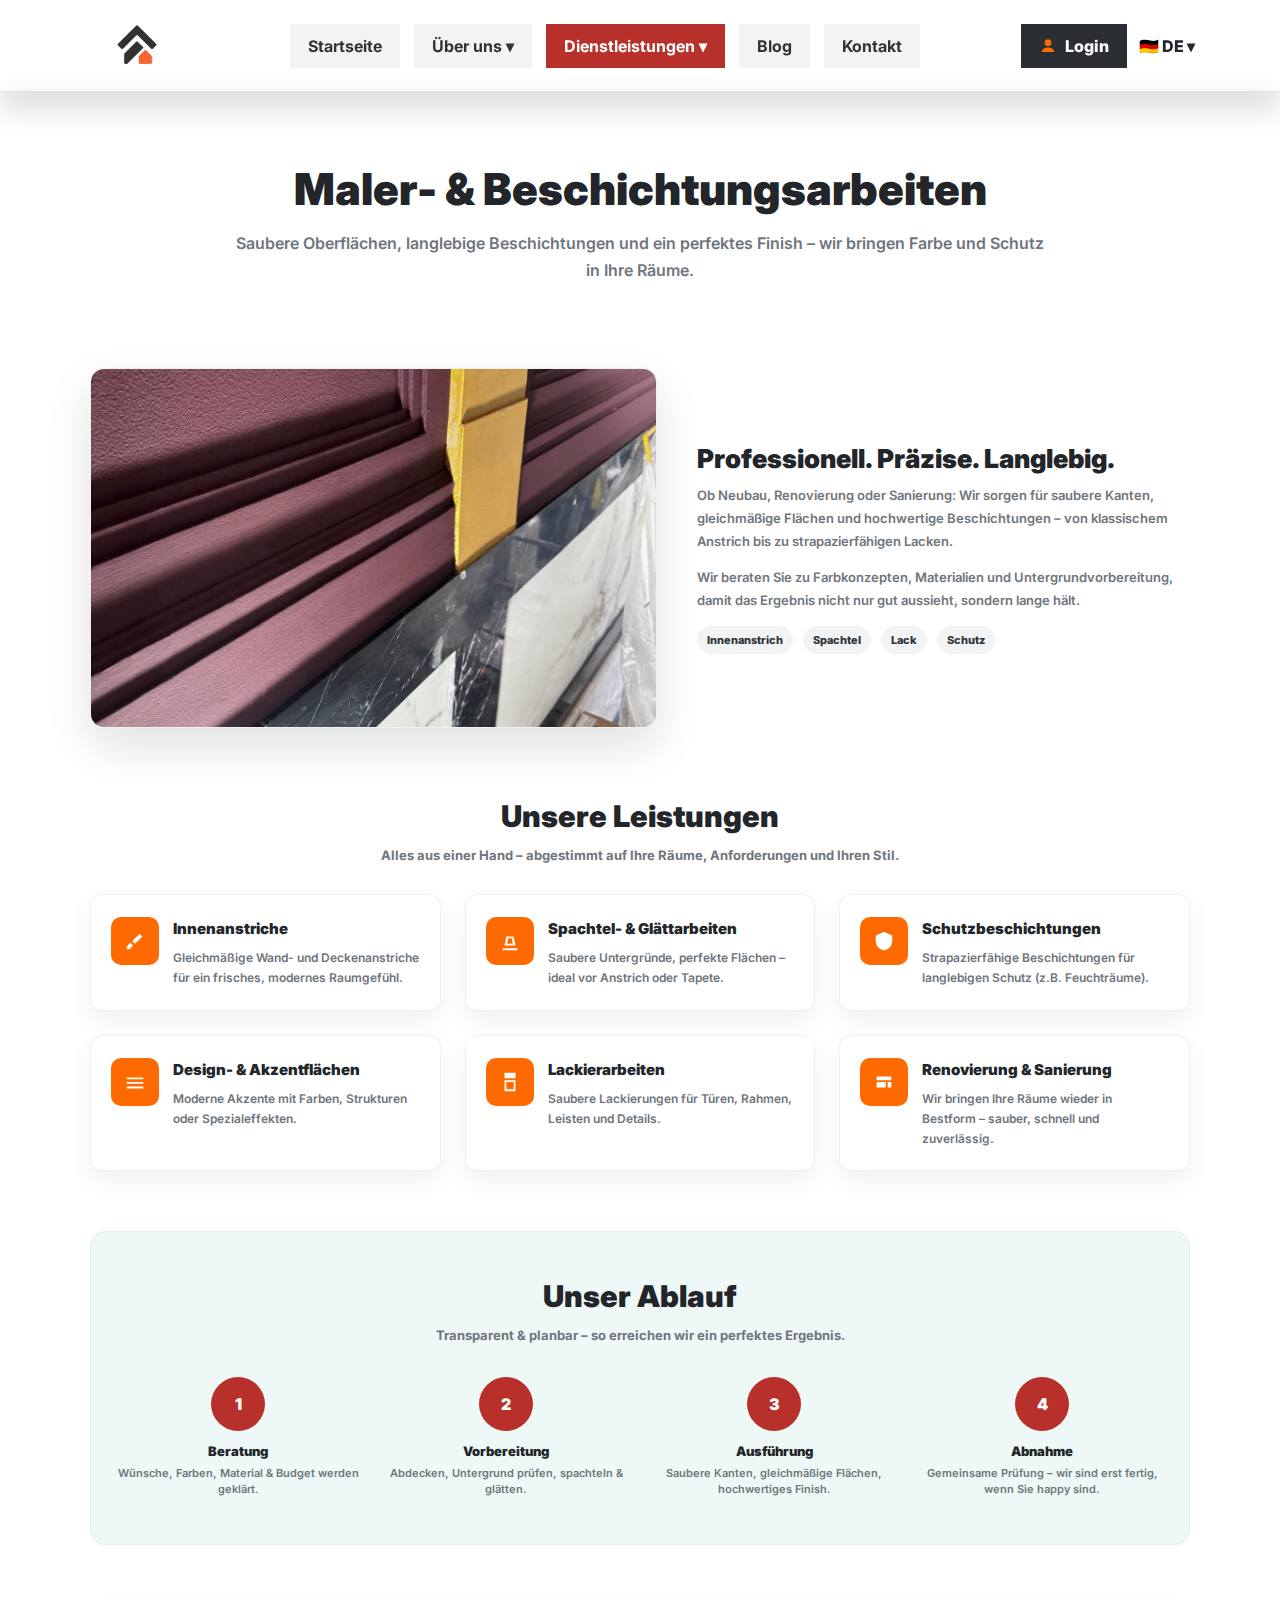
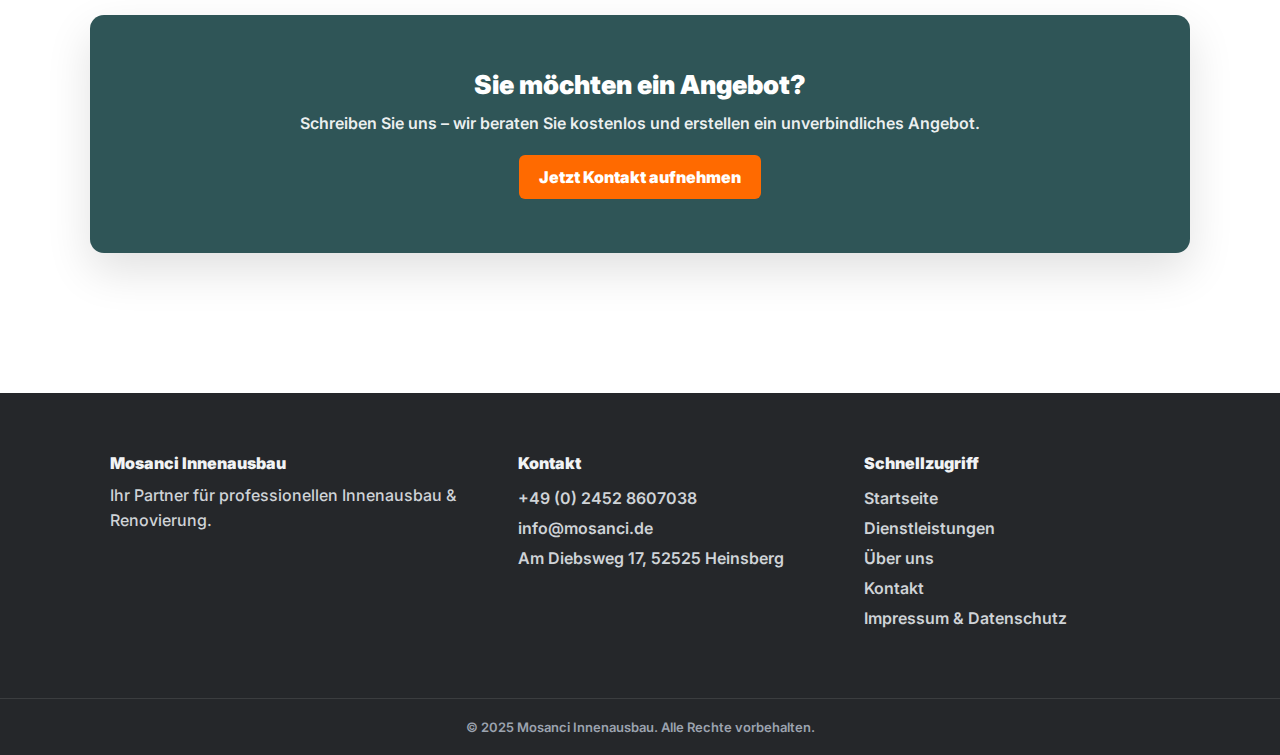
<file: maler-beschichtung.html>
<!DOCTYPE html>
<html lang="de">
<head>
<meta charset="UTF-8" />
<meta name="viewport" content="width=device-width, initial-scale=1.0" />
<title>Maler- & Beschichtungsarbeiten – Mosanci Innenausbau</title>

<link href="https://fonts.googleapis.com/css2?family=Inter:wght@400;600;700;800;900&display=swap" rel="stylesheet">

<style>
*{box-sizing:border-box;}
body{
  margin:0;
  font-family:'Inter',sans-serif;
  background:#ffffff;
  color:#222529;
}

/* ================= HEADER ================= */
  .topHeader{
  position:sticky;
  top:0;
  z-index:999;

  background:#ffffff;
  height:92px;
  display:flex;
  align-items:center;

  border-bottom:1px solid rgba(226,229,232,.9);

  /* normal shadow */
  box-shadow:0 12px 28px rgba(0,0,0,.10);

  /* needed so the fade works */
  position:sticky;
}

/* AUSBAU-LIKE SOFT FADE UNDER HEADER */
.topHeader::after{
  content:"";
  position:absolute;
  left:0;
  right:0;
  bottom:-38px;
  height:38px;
  pointer-events:none;

  background:linear-gradient(to bottom, rgba(0,0,0,.22), rgba(0,0,0,0));
  filter:blur(10px);
  opacity:.35;
}
.navwrap{
  width:min(1150px,100%);
  margin:auto;
  padding:0 20px;
  display:flex;
  align-items:center;
  justify-content:space-between;
  gap:18px;
}
.logoArea img{ height:69px; display:block; }

.nav{
  list-style:none;
  display:flex;
  gap:14px;
  margin:0;
  padding:0;
  align-items:center;
}
.nav a{
  text-decoration:none;
  font-weight:700;
  color:#2e3338;
  padding:12px 18px;
  border-radius:0px;
  background:#f1f3f5;
  display:inline-flex;
  align-items:center;
  gap:6px;
  transition:.2s ease;
}
.nav a:hover{ background:#ff6a00; color:#fff; }
.nav a.active{ background:#b8302a; color:#fff; }

.rightArea{
  display:flex;
  align-items:center;
  gap:12px;
  white-space:nowrap;
}
.login{
  background:#2b2f33;
  color:#fff;
  padding:12px 18px;
  border-radius:0px;
  text-decoration:none;
  font-weight:800;
  display:flex;
  align-items:center;
  gap:8px;
}
.login svg{
  width:18px;
  height:18px;
  fill:#ff6a00; /* orange icon */
}
.lang{
  display:flex;
  align-items:center;
  gap:6px;
  font-weight:800;
  cursor:pointer;
}

/* ================= HERO ================= */
.hero{
  padding:70px 20px 34px;
  text-align:center;
}
.hero h1{
  margin:0;
  font-size:44px;
  font-weight:900;
}
.hero p{
  margin:14px auto 0;
  max-width:820px;
  color:#6f757c;
  line-height:1.7;
  font-weight:600;
}

/* ================= SECTIONS ================= */
.section{ padding:30px 20px 70px; }
.inner{ max-width:1100px; margin:0 auto; }

/* intro block (image + text) */
.introGrid{
  margin-top:20px;
  display:grid;
  grid-template-columns: 1.15fr 1fr;
  gap:40px;
  align-items:center;
}
.introPhoto{
  border-radius:14px;
  overflow:hidden;
  border:1px solid #eef0f2;
  box-shadow:0 18px 45px rgba(0,0,0,.12);
  height:360px;
}
.introPhoto img{
  width:100%;
  height:100%;
  object-fit:cover;
  object-position:center;
  display:block;
}
.introText h2{
  margin:0 0 10px;
  font-size:26px;
  font-weight:900;
}
.introText p{
  margin:0 0 14px;
  color:#6f757c;
  line-height:1.75;
  font-weight:600;
  font-size:13px;
}
.tags{
  display:flex;
  gap:10px;
  flex-wrap:wrap;
  margin-top:14px;
}
.tag{
  background:#f1f3f5;
  color:#2e3338;
  font-weight:800;
  font-size:11px;
  padding:7px 10px;
  border-radius:999px;
}

/* cards */
.blockTitle{
  text-align:center;
  margin:70px 0 10px;
}
.blockTitle h2{
  margin:0;
  font-size:30px;
  font-weight:900;
}
.blockTitle p{
  margin:10px auto 0;
  max-width:780px;
  color:#6f757c;
  font-weight:700;
  font-size:13px;
  line-height:1.7;
}

.grid{
  margin-top:28px;
  display:grid;
  grid-template-columns: repeat(3, 1fr);
  gap:24px;
}
.card{
  background:#ffffff;
  border-radius:12px;
  padding:22px 20px;
  border:1px solid #eef0f2;
  box-shadow:0 10px 25px rgba(0,0,0,.06);
}
.cardTop{
  display:flex;
  gap:14px;
  align-items:flex-start;
}
.iconBox{
  width:48px;
  height:48px;
  border-radius:10px;
  background:#ff6a00; /* orange */
  display:flex;
  align-items:center;
  justify-content:center;
  flex:0 0 auto;
}
.iconBox svg{ width:22px; height:22px; fill:#fff; }
.card h3{
  margin:2px 0 0;
  font-size:15px;
  font-weight:900;
}
.card p{
  margin:10px 0 0;
  color:#6f757c;
  line-height:1.65;
  font-weight:600;
  font-size:12px;
}

/* process */
.processWrap{
  margin-top:60px;
  background:#eef9f7;
  border:1px solid #dff1ee;
  border-radius:14px;
  padding:46px 24px;
}
.steps{
  margin-top:30px;
  display:grid;
  grid-template-columns: repeat(4, 1fr);
  gap:22px;
  text-align:center;
}
.step .num{
  width:54px;
  height:54px;
  border-radius:50%;
  background:#b8302a;
  color:#fff;
  display:flex;
  align-items:center;
  justify-content:center;
  font-weight:900;
  margin:0 auto 12px;
}
.step h4{
  margin:0 0 6px;
  font-weight:900;
  font-size:13px;
}
.step p{
  margin:0;
  color:#6f757c;
  font-weight:600;
  font-size:11px;
  line-height:1.5;
}

/* CTA */
.cta{
  margin-top:70px;
  background:#2f5557;
  border-radius:14px;
  padding:54px 20px;
  text-align:center;
  color:#fff;
  box-shadow:0 18px 45px rgba(0,0,0,.12);
}
.cta h2{
  margin:0 0 10px;
  font-size:26px;
  font-weight:900;
}
.cta p{
  margin:0 auto 18px;
  max-width:820px;
  color:rgba(255,255,255,.92);
  font-weight:600;
  line-height:1.7;
}
.cta a{
  display:inline-block;
  background:#ff6a00;
  color:#fff;
  padding:12px 20px;
  border-radius:6px;
  font-weight:900;
  text-decoration:none;
  transition:.2s ease;
}
.cta a:hover{ background:#e65c00; }

/* ================= FOOTER ================= */
footer{
  background:#25272a;
  color:#f1f3f5;
  margin-top:70px;
}
.footerTop{
  max-width:1100px;
  margin:0 auto;
  padding:60px 20px;
  display:grid;
  grid-template-columns:1.2fr 1fr 1fr;
  gap:40px;
}
.footerBrand h4{
  margin:0 0 10px;
  font-weight:900;
}
.footerBrand p{
  margin:0;
  color:#cfd3d7;
  line-height:1.6;
  font-weight:500;
}
.footerCol h4{
  margin:0 0 15px;
  font-weight:900;
}
.footerCol a{
  display:block;
  margin-bottom:10px;
  color:#cfd3d7;
  text-decoration:none;
  font-weight:600;
}
.footerCol a:hover{ color:#ffffff; }
.footerBottom{
  text-align:center;
  padding:20px;
  border-top:1px solid rgba(255,255,255,.1);
  font-size:13px;
  color:#9ca3af;
  font-weight:600;
}

/* ================= RESPONSIVE ================= */
@media(max-width:980px){
  .topHeader{ height:auto; padding:15px 0; }
  .navwrap{ flex-wrap:wrap; justify-content:center; }
  .nav{ flex-wrap:wrap; justify-content:center; }
  .introGrid{ grid-template-columns:1fr; }
  .introPhoto{ height:260px; }
  .grid{ grid-template-columns:1fr 1fr; }
  .steps{ grid-template-columns:1fr 1fr; }
  .footerTop{ grid-template-columns:1fr; }
}
@media(max-width:560px){
  .grid{ grid-template-columns:1fr; }
  .steps{ grid-template-columns:1fr; }
}
</style>
</head>

<body>

<header class="topHeader">
  <div class="navwrap">
    <div class="logoArea">
      <img src="logo.png" alt="Mosanci Logo">
    </div>

    <ul class="nav">
      <li><a href="index.html">Startseite</a></li>
      <li><a href="ueber-uns.html">Über uns ▾</a></li>
      <li><a class="active" href="dienstleistungen.html">Dienstleistungen ▾</a></li>
      <li><a href="#">Blog</a></li>
      <li><a href="kontakt.html">Kontakt</a></li>
    </ul>

    <div class="rightArea">
      <a class="login" href="#">
        <svg viewBox="0 0 24 24">
          <path d="M12 12a4.5 4.5 0 1 0-4.5-4.5A4.5 4.5 0 0 0 12 12Zm0 2c-4.42 0-8 2.24-8 5v1h16v-1c0-2.76-3.58-5-8-5Z"/>
        </svg>
        Login
      </a>
      <div class="lang">🇩🇪 DE ▾</div>
    </div>
  </div>
</header>

<section class="hero">
  <h1>Maler- &amp; Beschichtungsarbeiten</h1>
  <p>
    Saubere Oberflächen, langlebige Beschichtungen und ein perfektes Finish – wir bringen Farbe und Schutz in Ihre Räume.
  </p>
</section>

<section class="section">
  <div class="inner">

    <!-- Intro: Image + Text -->
    <div class="introGrid">
      <!-- Put an image here: assets/maler.jpg -->
      <div class="introPhoto">
        <img src="assets/maler.jpg" alt="Maler- und Beschichtungsarbeiten">
      </div>

      <div class="introText">
        <h2>Professionell. Präzise. Langlebig.</h2>
        <p>
          Ob Neubau, Renovierung oder Sanierung: Wir sorgen für saubere Kanten, gleichmäßige Flächen
          und hochwertige Beschichtungen – von klassischem Anstrich bis zu strapazierfähigen Lacken.
        </p>
        <p>
          Wir beraten Sie zu Farbkonzepten, Materialien und Untergrundvorbereitung, damit das Ergebnis
          nicht nur gut aussieht, sondern lange hält.
        </p>

        <div class="tags">
          <span class="tag">Innenanstrich</span>
          <span class="tag">Spachtel</span>
          <span class="tag">Lack</span>
          <span class="tag">Schutz</span>
        </div>
      </div>
    </div>

    <!-- Leistungen -->
    <div class="blockTitle">
      <h2>Unsere Leistungen</h2>
      <p>Alles aus einer Hand – abgestimmt auf Ihre Räume, Anforderungen und Ihren Stil.</p>
    </div>

    <div class="grid">

      <div class="card">
        <div class="cardTop">
          <div class="iconBox">
            <svg viewBox="0 0 24 24"><path d="M7 14 3 18v3h3l4-4-3-3Zm2-2 3 3 8-8-3-3-8 8Z"/></svg>
          </div>
          <div>
            <h3>Innenanstriche</h3>
            <p>Gleichmäßige Wand- und Deckenanstriche für ein frisches, modernes Raumgefühl.</p>
          </div>
        </div>
      </div>

      <div class="card">
        <div class="cardTop">
          <div class="iconBox">
            <svg viewBox="0 0 24 24"><path d="M4 20h16v2H4v-2Zm2-3h12l-2-10H8L6 17Zm4-8h4l1 6H9l1-6Z"/></svg>
          </div>
          <div>
            <h3>Spachtel- &amp; Glättarbeiten</h3>
            <p>Saubere Untergründe, perfekte Flächen – ideal vor Anstrich oder Tapete.</p>
          </div>
        </div>
      </div>

      <div class="card">
        <div class="cardTop">
          <div class="iconBox">
            <svg viewBox="0 0 24 24"><path d="M12 2 3 6v6c0 5 3.8 9.7 9 10 5.2-.3 9-5 9-10V6l-9-4Z"/></svg>
          </div>
          <div>
            <h3>Schutzbeschichtungen</h3>
            <p>Strapazierfähige Beschichtungen für langlebigen Schutz (z.B. Feuchträume).</p>
          </div>
        </div>
      </div>

      <div class="card">
        <div class="cardTop">
          <div class="iconBox">
            <svg viewBox="0 0 24 24"><path d="M3 12h18v2H3v-2Zm0-5h18v2H3V7Zm0 10h18v2H3v-2Z"/></svg>
          </div>
          <div>
            <h3>Design- &amp; Akzentflächen</h3>
            <p>Moderne Akzente mit Farben, Strukturen oder Spezialeffekten.</p>
          </div>
        </div>
      </div>

      <div class="card">
        <div class="cardTop">
          <div class="iconBox">
            <svg viewBox="0 0 24 24"><path d="M6 2h12v6H6V2Zm0 8h12v12H6V10Zm2 2v8h8v-8H8Z"/></svg>
          </div>
          <div>
            <h3>Lackierarbeiten</h3>
            <p>Saubere Lackierungen für Türen, Rahmen, Leisten und Details.</p>
          </div>
        </div>
      </div>

      <div class="card">
        <div class="cardTop">
          <div class="iconBox">
            <svg viewBox="0 0 24 24"><path d="M4 6h16v4H4V6Zm0 6h10v6H4v-6Zm12 0h4v6h-4v-6Z"/></svg>
          </div>
          <div>
            <h3>Renovierung &amp; Sanierung</h3>
            <p>Wir bringen Ihre Räume wieder in Bestform – sauber, schnell und zuverlässig.</p>
          </div>
        </div>
      </div>

    </div>

    <!-- Ablauf -->
    <div class="processWrap">
      <div class="blockTitle" style="margin:0;">
        <h2>Unser Ablauf</h2>
        <p>Transparent & planbar – so erreichen wir ein perfektes Ergebnis.</p>
      </div>

      <div class="steps">
        <div class="step">
          <div class="num">1</div>
          <h4>Beratung</h4>
          <p>Wünsche, Farben, Material &amp; Budget werden geklärt.</p>
        </div>

        <div class="step">
          <div class="num">2</div>
          <h4>Vorbereitung</h4>
          <p>Abdecken, Untergrund prüfen, spachteln &amp; glätten.</p>
        </div>

        <div class="step">
          <div class="num">3</div>
          <h4>Ausführung</h4>
          <p>Saubere Kanten, gleichmäßige Flächen, hochwertiges Finish.</p>
        </div>

        <div class="step">
          <div class="num">4</div>
          <h4>Abnahme</h4>
          <p>Gemeinsame Prüfung – wir sind erst fertig, wenn Sie happy sind.</p>
        </div>
      </div>
    </div>

    <!-- CTA -->
    <div class="cta">
      <h2>Sie möchten ein Angebot?</h2>
      <p>Schreiben Sie uns – wir beraten Sie kostenlos und erstellen ein unverbindliches Angebot.</p>
      <a href="kontakt.html">Jetzt Kontakt aufnehmen</a>
    </div>

  </div>
</section>

<footer>
  <div class="footerTop">
    <div class="footerBrand">
      <h4>Mosanci Innenausbau</h4>
      <p>Ihr Partner für professionellen Innenausbau &amp; Renovierung.</p>
    </div>

    <div class="footerCol">
      <h4>Kontakt</h4>
      <a href="#">+49 (0) 2452 8607038</a>
      <a href="#">info@mosanci.de</a>
      <a href="#">Am Diebsweg 17, 52525 Heinsberg</a>
    </div>

    <div class="footerCol">
      <h4>Schnellzugriff</h4>
      <a href="index.html">Startseite</a>
      <a href="dienstleistungen.html">Dienstleistungen</a>
      <a href="ueber-uns.html">Über uns</a>
      <a href="kontakt.html">Kontakt</a>
      <a href="#">Impressum &amp; Datenschutz</a>
    </div>
  </div>

  <div class="footerBottom">
    © 2025 Mosanci Innenausbau. Alle Rechte vorbehalten.
  </div>
</footer>

</body>
</html>
</file>
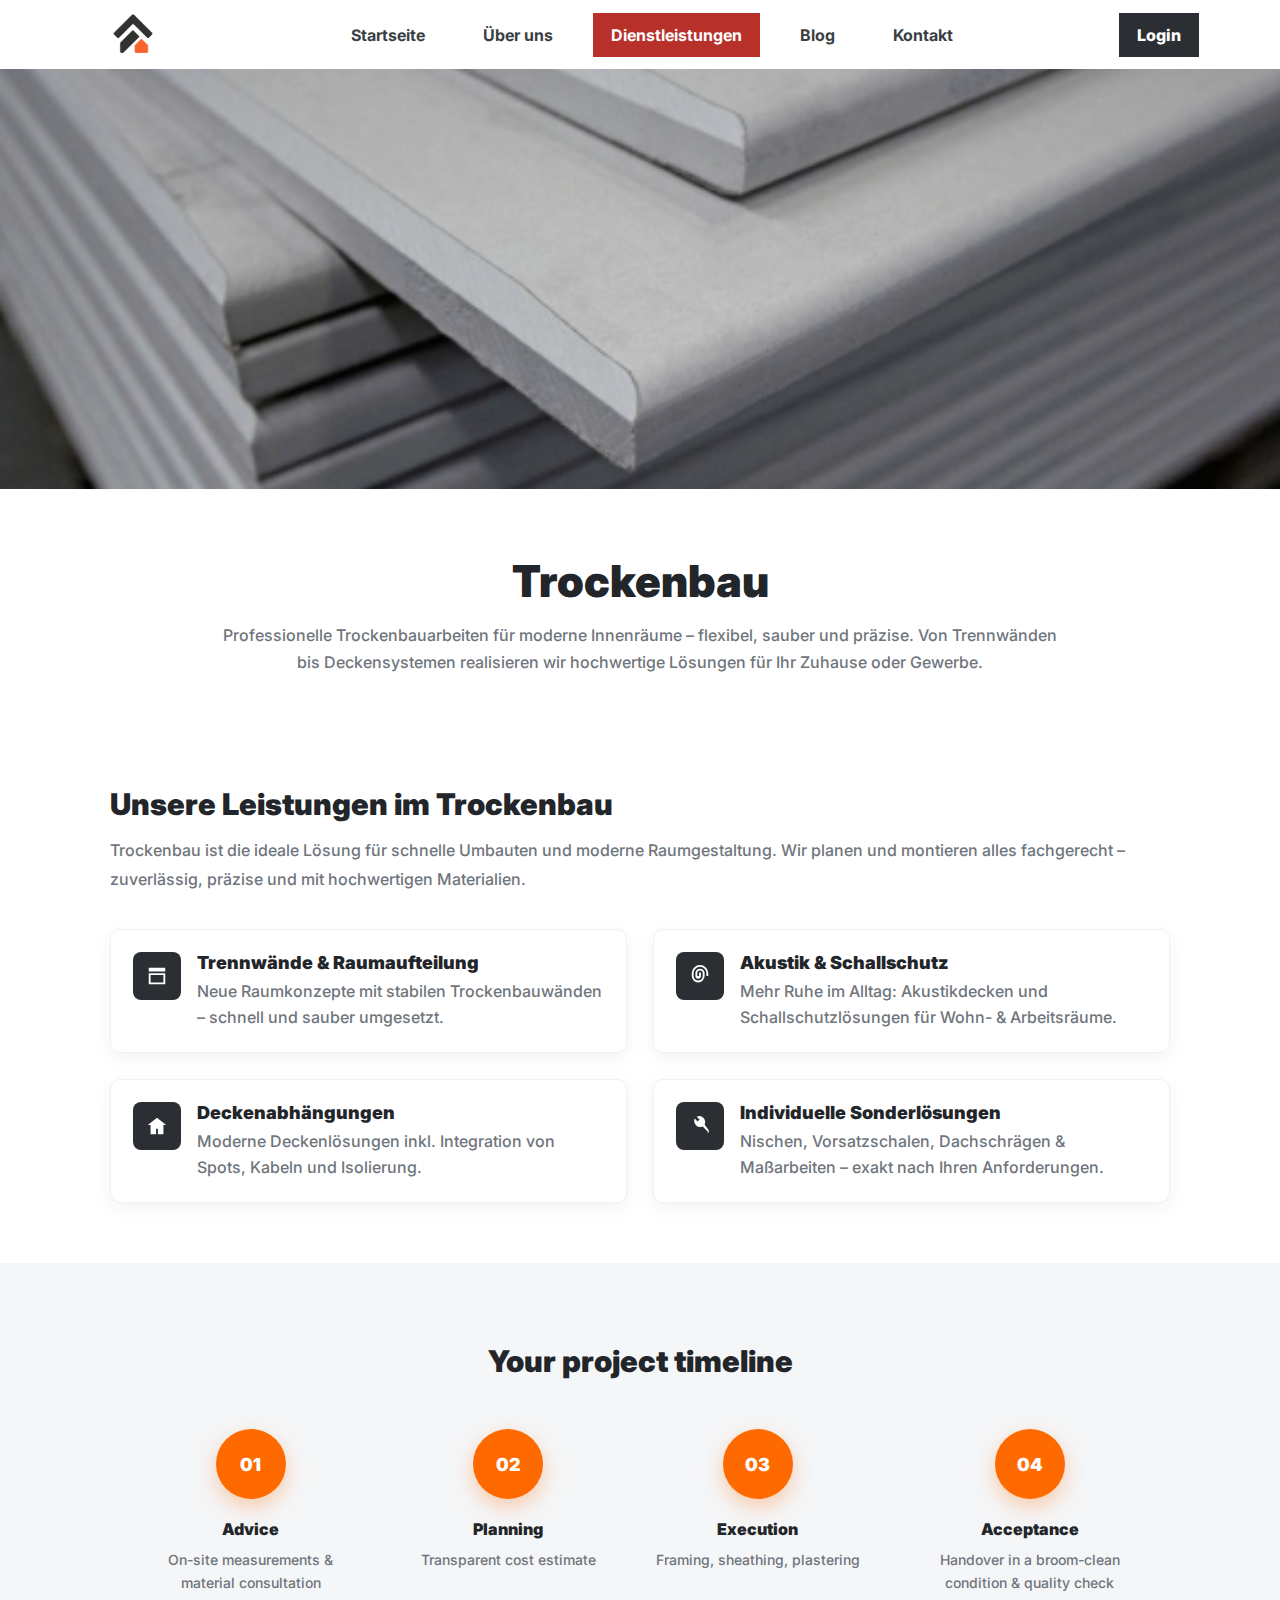
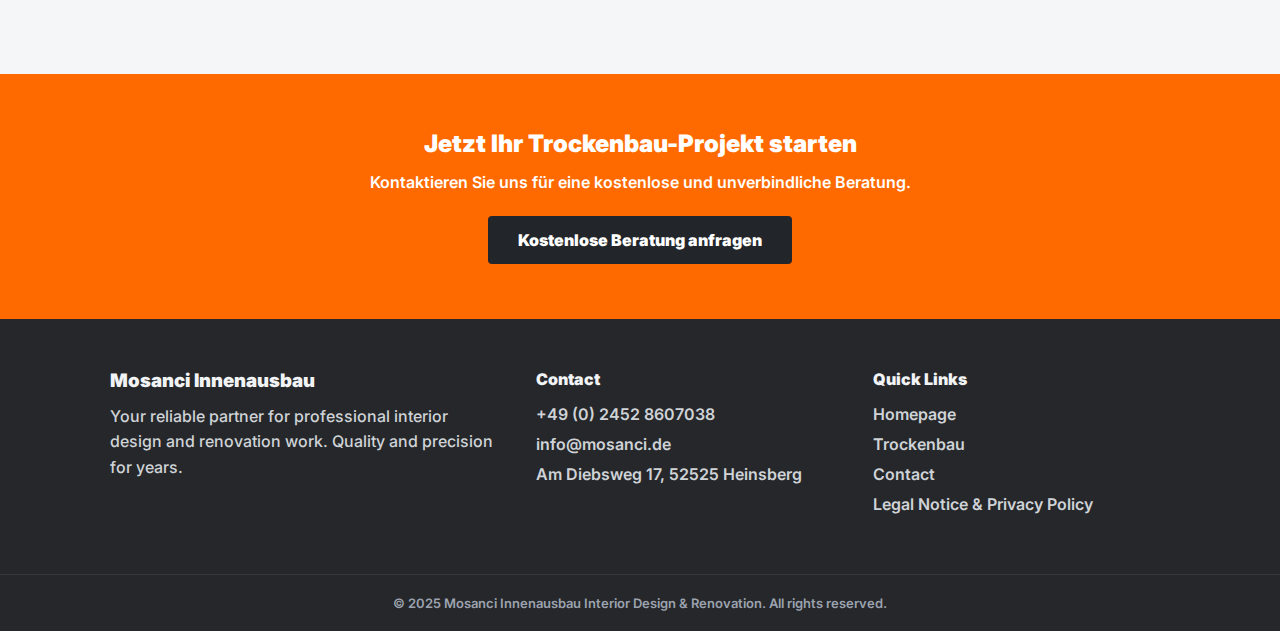
<file: trockenbau.html>
<!DOCTYPE html>
<html lang="en">
<head>
<meta charset="UTF-8" />
<meta name="viewport" content="width=device-width, initial-scale=1.0" />
<title>Trockenbau – Mosanci Innenausbau</title>

<link href="https://fonts.googleapis.com/css2?family=Inter:wght@400;600;700;800;900&display=swap" rel="stylesheet">

<style>
*{box-sizing:border-box;}
body{
  margin:0;
  font-family:'Inter',sans-serif;
  background:#fff;
  color:#222529;
}

/* ================= HEADER ================= */
  .topHeader{
  position:sticky;
  top:0;
  z-index:999;

  background:#ffffff;
  height:92px;
  display:flex;
  align-items:center;

  border-bottom:1px solid rgba(226,229,232,.9);

  /* normal shadow */
  box-shadow:0 12px 28px rgba(0,0,0,.10);

  /* needed so the fade works */
  position:sticky;
}

/* AUSBAU-LIKE SOFT FADE UNDER HEADER */
.topHeader::after{
  content:"";
  position:absolute;
  left:0;
  right:0;
  bottom:-38px;
  height:38px;
  pointer-events:none;

  background:linear-gradient(to bottom, rgba(0,0,0,.22), rgba(0,0,0,0));
  filter:blur(10px);
  opacity:.35;
}

.navwrap{
  width:min(1150px,100%);
  margin:0 auto;
  padding:0 16px;
  display:flex;
  align-items:center;
  justify-content:space-between;
  gap:18px;
}
.logoArea img{
  height:69px;
  display:block;
}
.nav{
  list-style:none;
  display:flex;
  gap:22px;
  margin:0;
  padding:0;
  align-items:center;
}
.nav a{
  text-decoration:none;
  font-weight:700;
  color:#3a3f44;
  padding:12px 18px;
  border-radius:0px;
  transition:all .2s ease;
  display:inline-block;
}
.nav a:hover{
  background:#ff6a00;     /* orange square */
  color:#ffffff;
}
.nav a.active{
  background:#b8302a;     /* red active */
  color:#ffffff;
}
.rightArea{
  display:flex;
  align-items:center;
  gap:14px;
  white-space:nowrap;
}
.login{
  background:#2b2f33;
  color:#fff;
  padding:12px 18px;
  border-radius:0px;
  text-decoration:none;
  font-weight:800;
  transition:background .2s ease;
}
.login:hover{ background:#1f2124; }

/* ================= HERO IMAGE ================= */
.heroImage{
  height:420px;
  width:100%;
  background:url("trockenbau.jpg") center/cover no-repeat;
  position:relative;
}
.heroImage::after{
  content:"";
  position:absolute;
  inset:0;
  background:linear-gradient(to bottom, rgba(0,0,0,.25), rgba(0,0,0,.15));
}

/* ================= HERO TITLE ================= */
.heroTitle{
  text-align:center;
  padding:65px 20px 50px;
}
.heroTitle h1{
  margin:0;
  font-size:44px;
  font-weight:900;
}
.heroTitle p{
  max-width:850px;
  margin:14px auto 0;
  color:#6f757c;
  line-height:1.7;
  font-weight:500;
}

/* ================= CONTENT ================= */
.section{
  max-width:1100px;
  margin:0 auto;
  padding:60px 20px;
}
.section h2{
  font-size:30px;
  font-weight:900;
  margin:0 0 14px;
}
.section p{
  color:#6f757c;
  line-height:1.8;
  margin:0;
  font-weight:500;
}

/* ================= FEATURES ================= */
.features{
  margin-top:35px;
  display:grid;
  grid-template-columns:repeat(2,1fr);
  gap:26px;
}
.featureCard{
  background:#ffffff;
  border:1px solid #eef0f2;
  border-radius:10px;
  padding:22px;
  box-shadow:0 5px 20px rgba(0,0,0,.05);
  display:flex;
  gap:16px;
  align-items:flex-start;
}
.featureIcon{
  width:48px;
  height:48px;
  background:#2b2f33;
  border-radius:8px;
  display:flex;
  align-items:center;
  justify-content:center;
  flex:0 0 auto;
}
.featureIcon svg{
  width:22px;
  height:22px;
  fill:#ffffff;
}
.featureText h3{
  margin:0 0 6px;
  font-size:18px;
  font-weight:900;
}
.featureText p{
  margin:0;
  color:#6f757c;
  line-height:1.6;
}

/* ================= TIMELINE ================= */
.timeline{
  background:#f5f6f7;
  padding:80px 20px;
  text-align:center;
}
.timeline h2{
  font-size:30px;
  font-weight:900;
  margin:0 0 50px;
}
.timelineSteps{
  display:flex;
  justify-content:center;
  gap:60px;
  flex-wrap:wrap;
}
.step{
  max-width:220px;
}
.circle{
  width:70px;
  height:70px;
  background:#ff6a00;   /* orange circles */
  color:#ffffff;
  border-radius:50%;
  display:flex;
  align-items:center;
  justify-content:center;
  font-weight:900;
  font-size:18px;
  margin:0 auto 20px;
  box-shadow:0 8px 20px rgba(255,106,0,.30);
}
.step h4{
  margin:0 0 10px;
  font-weight:900;
}
.step p{
  margin:0;
  color:#6f757c;
  font-size:14px;
  line-height:1.6;
  font-weight:500;
}

/* ================= CTA ================= */
.cta{
  background:#ff6a00;
  color:#ffffff;
  text-align:center;
  padding:55px 20px;
}
.cta h3{
  margin:0 0 12px;
  font-size:24px;
  font-weight:900;
}
.cta p{
  margin:0 auto 20px;
  max-width:720px;
  line-height:1.6;
  font-weight:600;
}
.cta a{
  display:inline-block;
  background:#222529;
  color:#ffffff;
  padding:14px 30px;
  text-decoration:none;
  font-weight:900;
  border-radius:4px;
  transition:background .2s ease;
}
.cta a:hover{ background:#16181b; }

/* ================= FOOTER ================= */
footer{
  background:#25272a;
  color:#f1f3f5;
}
.footerTop{
  max-width:1100px;
  margin:0 auto;
  padding:50px 20px;
  display:grid;
  grid-template-columns:1.3fr 1fr 1fr;
  gap:40px;
}
.footerBrand h3{
  margin:0;
  font-weight:900;
}
.footerBrand p{
  margin-top:12px;
  line-height:1.6;
  color:#cfd3d7;
  font-weight:500;
}
.footerCol h4{
  margin:0 0 15px;
  font-weight:900;
}
.footerCol a{
  display:block;
  margin-bottom:10px;
  color:#cfd3d7;
  text-decoration:none;
  font-weight:600;
  transition:color .2s ease;
}
.footerCol a:hover{ color:#ffffff; }
.footerBottom{
  border-top:1px solid rgba(255,255,255,.08);
  text-align:center;
  padding:20px;
  font-size:13px;
  color:#9ca3af;
  font-weight:600;
}

/* ================= RESPONSIVE ================= */
@media (max-width:980px){
  header{ height:auto; }
  .navwrap{ flex-wrap:wrap; padding:12px 16px; }
  .nav{ flex-wrap:wrap; justify-content:center; }
}
@media (max-width:900px){
  .features{ grid-template-columns:1fr; }
  .footerTop{ grid-template-columns:1fr; }
}
</style>
</head>

<body>

<!-- HEADER -->
<header>
  <div class="navwrap">
    <div class="logoArea">
      <img src="logo.png" alt="Mosanci Logo">
    </div>

    <ul class="nav">
      <li><a href="index.html">Startseite</a></li>
      <li><a href="ueber-uns.html">Über uns</a></li>
      <li><a class="active" href="trockenbau.html">Dienstleistungen</a></li>
      <li><a href="blog.html">Blog</a></li>
      <li><a href="kontakt.html">Kontakt</a></li>
    </ul>

    <div class="rightArea">
      <a class="login" href="#">Login</a>
    </div>
  </div>
</header>

<!-- HERO IMAGE -->
<div class="heroImage"></div>

<!-- HERO TITLE -->
<section class="heroTitle">
  <h1>Trockenbau</h1>
  <p>
    Professionelle Trockenbauarbeiten für moderne Innenräume – flexibel, sauber und präzise.
    Von Trennwänden bis Deckensystemen realisieren wir hochwertige Lösungen für Ihr Zuhause oder Gewerbe.
  </p>
</section>

<!-- CONTENT + FEATURES -->
<section class="section">
  <h2>Unsere Leistungen im Trockenbau</h2>
  <p>
    Trockenbau ist die ideale Lösung für schnelle Umbauten und moderne Raumgestaltung.
    Wir planen und montieren alles fachgerecht – zuverlässig, präzise und mit hochwertigen Materialien.
  </p>

  <div class="features">
    <div class="featureCard">
      <div class="featureIcon">
        <svg viewBox="0 0 24 24" aria-hidden="true">
          <path d="M3 3h18v4H3V3Zm0 6h18v12H3V9Zm2 2v8h14v-8H5Z"/>
        </svg>
      </div>
      <div class="featureText">
        <h3>Trennwände & Raumaufteilung</h3>
        <p>Neue Raumkonzepte mit stabilen Trockenbauwänden – schnell und sauber umgesetzt.</p>
      </div>
    </div>

    <div class="featureCard">
      <div class="featureIcon">
        <svg viewBox="0 0 24 24" aria-hidden="true">
          <path d="M12 2a7 7 0 0 0-7 7v3a5 5 0 0 0 10 0V9a3 3 0 0 0-6 0v3h2V9a1 1 0 0 1 2 0v3a3 3 0 0 1-6 0V9a5 5 0 0 1 10 0v3a7 7 0 0 1-14 0V9a9 9 0 0 1 18 0v3h-2V9a7 7 0 0 0-7-7Z"/>
        </svg>
      </div>
      <div class="featureText">
        <h3>Akustik & Schallschutz</h3>
        <p>Mehr Ruhe im Alltag: Akustikdecken und Schallschutzlösungen für Wohn- & Arbeitsräume.</p>
      </div>
    </div>

    <div class="featureCard">
      <div class="featureIcon">
        <svg viewBox="0 0 24 24" aria-hidden="true">
          <path d="M12 3 2 11h3v10h6v-6h2v6h6V11h3L12 3Z"/>
        </svg>
      </div>
      <div class="featureText">
        <h3>Deckenabhängungen</h3>
        <p>Moderne Deckenlösungen inkl. Integration von Spots, Kabeln und Isolierung.</p>
      </div>
    </div>

    <div class="featureCard">
      <div class="featureIcon">
        <svg viewBox="0 0 24 24" aria-hidden="true">
          <path d="M22 19.6 14.9 12.5a6.5 6.5 0 0 1-8.6-8.6l3.1 3.1 2.1-2.1-3.1-3.1a6.5 6.5 0 0 1 8.6 8.6L22 17.5l-2 2.1Z"/>
        </svg>
      </div>
      <div class="featureText">
        <h3>Individuelle Sonderlösungen</h3>
        <p>Nischen, Vorsatzschalen, Dachschrägen & Maßarbeiten – exakt nach Ihren Anforderungen.</p>
      </div>
    </div>
  </div>
</section>

<!-- TIMELINE -->
<section class="timeline">
  <h2>Your project timeline</h2>

  <div class="timelineSteps">
    <div class="step">
      <div class="circle">01</div>
      <h4>Advice</h4>
      <p>On-site measurements &amp; material consultation</p>
    </div>

    <div class="step">
      <div class="circle">02</div>
      <h4>Planning</h4>
      <p>Transparent cost estimate</p>
    </div>

    <div class="step">
      <div class="circle">03</div>
      <h4>Execution</h4>
      <p>Framing, sheathing, plastering</p>
    </div>

    <div class="step">
      <div class="circle">04</div>
      <h4>Acceptance</h4>
      <p>Handover in a broom-clean condition &amp; quality check</p>
    </div>
  </div>
</section>

<!-- CTA -->
<section class="cta">
  <h3>Jetzt Ihr Trockenbau-Projekt starten</h3>
  <p>Kontaktieren Sie uns für eine kostenlose und unverbindliche Beratung.</p>
  <a href="#">Kostenlose Beratung anfragen</a>
</section>

<!-- FOOTER -->
<footer>
  <div class="footerTop">
    <div class="footerBrand">
      <h3>Mosanci Innenausbau</h3>
      <p>Your reliable partner for professional interior design and renovation work. Quality and precision for years.</p>
    </div>

    <div class="footerCol">
      <h4>Contact</h4>
      <a href="#">+49 (0) 2452 8607038</a>
      <a href="#">info@mosanci.de</a>
      <a href="#">Am Diebsweg 17, 52525 Heinsberg</a>
    </div>

    <div class="footerCol">
      <h4>Quick Links</h4>
      <a href="index.html">Homepage</a>
      <a href="trockenbau.html">Trockenbau</a>
      <a href="#">Contact</a>
      <a href="#">Legal Notice &amp; Privacy Policy</a>
    </div>
  </div>

  <div class="footerBottom">
    © 2025 Mosanci Innenausbau Interior Design &amp; Renovation. All rights reserved.
  </div>
</footer>

</body>
</html>
</file>
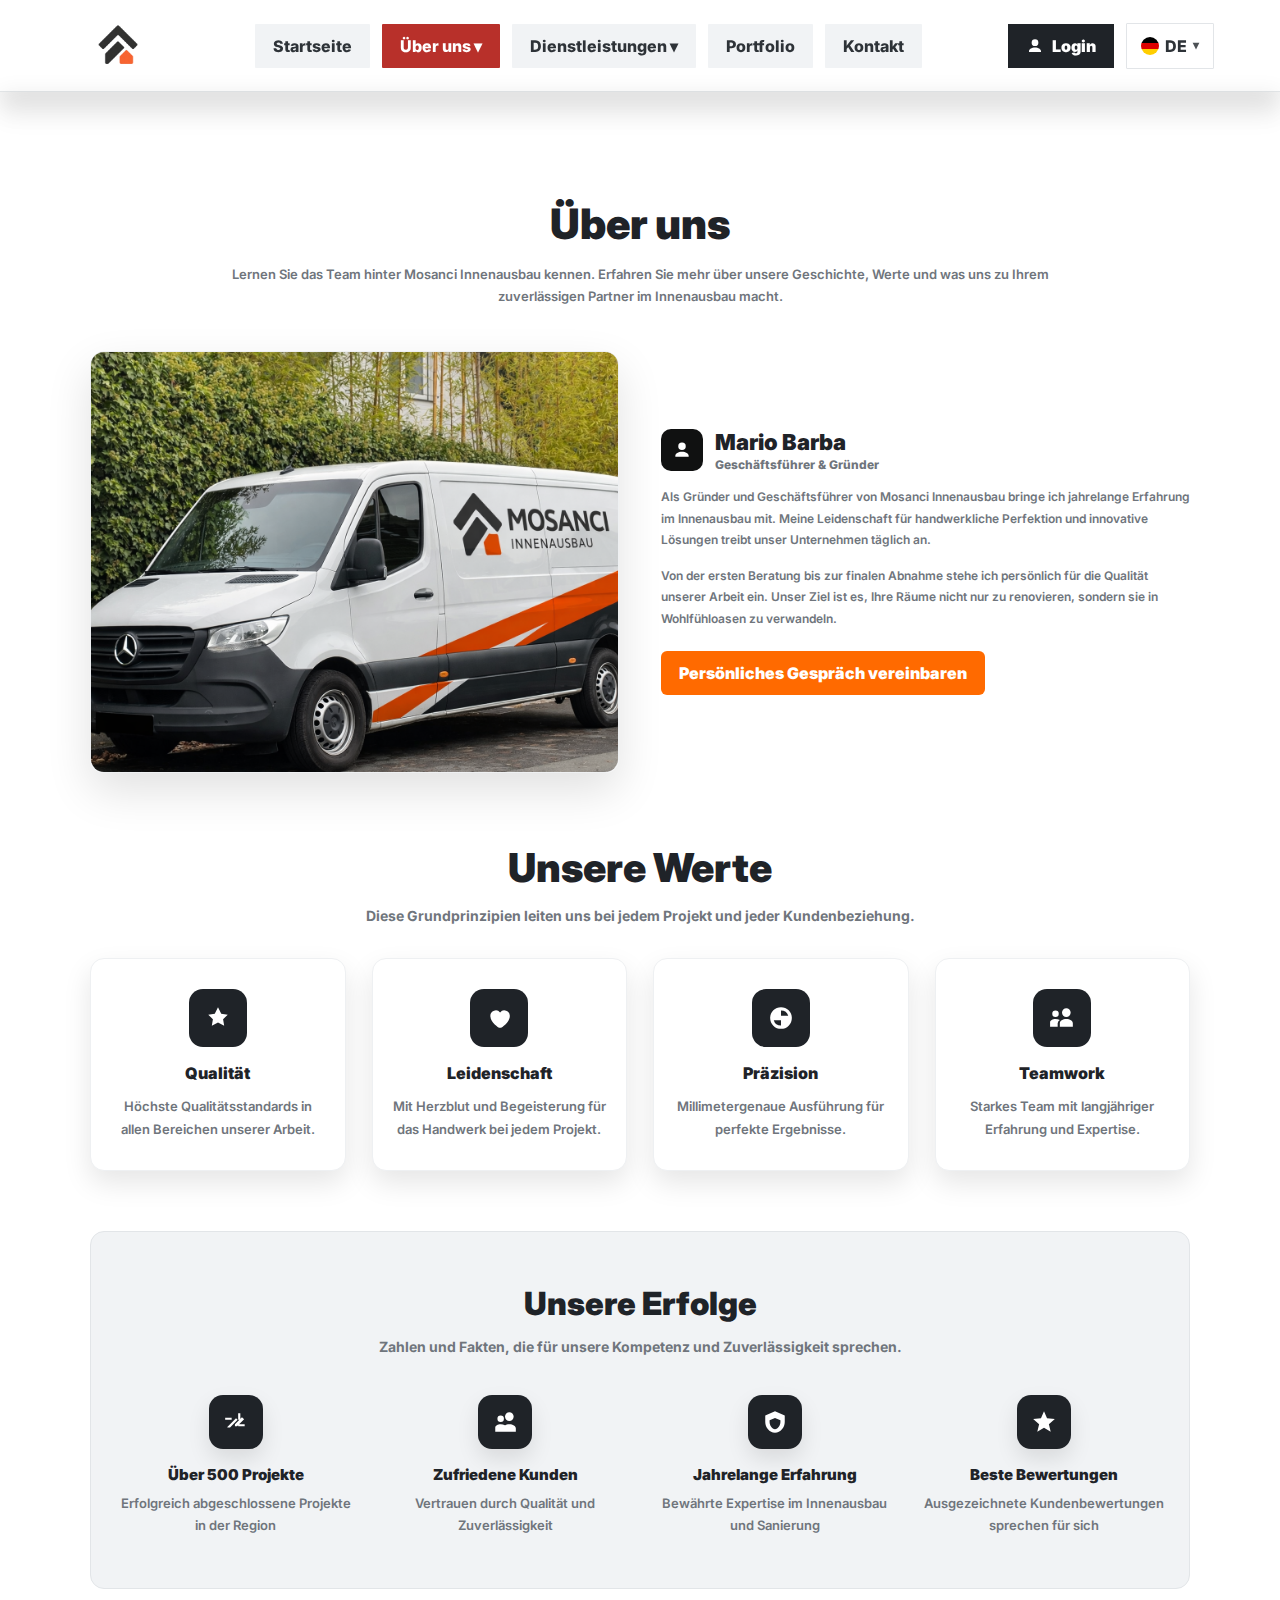
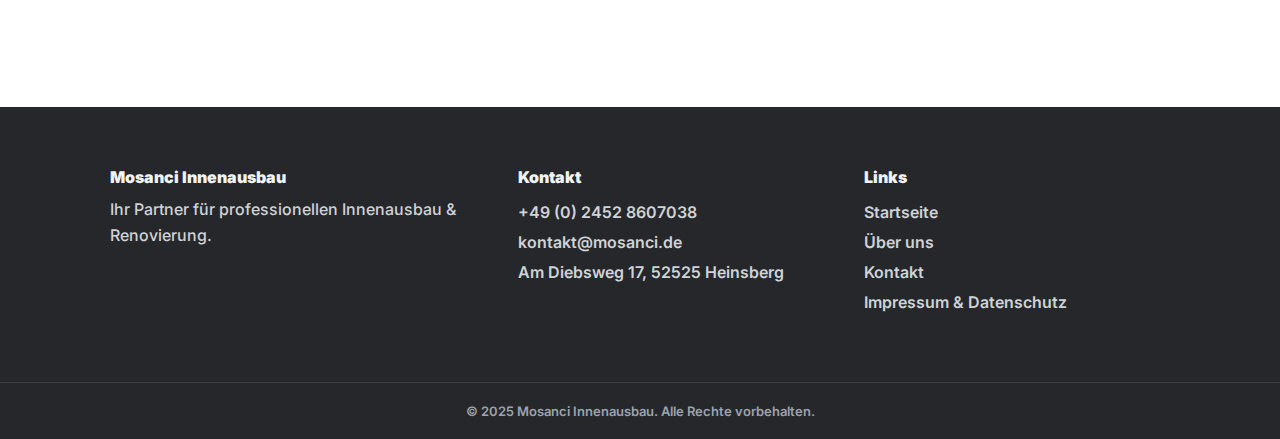
<file: ueber-uns.html>
<!DOCTYPE html>
<html lang="de">
<head>
<meta charset="UTF-8" />
<meta name="viewport" content="width=device-width, initial-scale=1.0" />
<title>Über uns – Mosanci Innenausbau</title>

<link href="https://fonts.googleapis.com/css2?family=Inter:wght@400;600;700;800;900&display=swap" rel="stylesheet">

<style>
*{box-sizing:border-box;}
body{
  margin:0;
  font-family:'Inter',sans-serif;
  background:#ffffff;
  color:#1f2328;
}

/* ================= FIXED HEADER (COPIED FROM INDEX) ================= */
.topHeader{
  position:fixed;
  top:0;
  left:0;
  right:0;
  z-index:9999;
  background:#ffffff;
  height:92px;
  display:flex;
  align-items:center;
  border-bottom:1px solid rgba(226,229,232,.9);
  box-shadow:0 12px 28px rgba(0,0,0,.10);
}
.topHeader::after{
  content:"";
  position:absolute;
  left:0;
  right:0;
  bottom:-38px;
  height:38px;
  pointer-events:none;
  background:linear-gradient(to bottom, rgba(0,0,0,.22), rgba(0,0,0,0));
  filter:blur(10px);
  opacity:.35;
}
.navwrap{
  width:min(1180px,100%);
  margin:0 auto;
  padding:0 16px;
  display:flex;
  align-items:center;
  justify-content:space-between;
  gap:18px;
}
.logoArea img{
  height:69px;
  width:auto;
  display:block;
}
.nav{
  list-style:none;
  display:flex;
  gap:12px;
  margin:0;
  padding:0;
  align-items:center;
}
.nav a{
  text-decoration:none;
  font-weight:800;
  color:#2e3338;
  padding:12px 18px;
  border-radius:1px;
  background:#f1f3f5;
  transition:.2s ease;
  display:inline-flex;
  align-items:center;
  gap:6px;
}
.nav a:hover{ background:#ff6a00; color:#fff; }
.nav a.active{ background:#b8302a; color:#fff; }
.chev{ font-size:12px; opacity:.85; transform:translateY(-1px); }

.rightArea{
  display:flex;
  align-items:center;
  gap:12px;
  white-space:nowrap;
}
.login{
  background:#1f2328;
  color:#fff;
  padding:12px 18px;
  border-radius:0px;
  text-decoration:none;
  font-weight:900;
  display:inline-flex;
  align-items:center;
  gap:8px;
}
.login svg{ width:18px; height:18px; fill:#fff; }
.lang{
  display:flex;
  align-items:center;
  gap:6px;
  padding:12px 14px;
  border-radius:1px;
  border:1px solid #e2e5e8;
  font-weight:800;
  color:#2e3338;
  cursor:pointer;
}
.flagDot{
  width:18px;height:18px;border-radius:50%;
  background:linear-gradient(#000 0 33%, #dd0000 33% 66%, #ffce00 66% 100%);
}

/* ================= PAGE CONTENT (OFFSET FOR FIXED HEADER) ================= */
.pageContent{
  padding-top:130px; /* matches index so header spacing feels identical */
  animation:fadeIn .18s ease;
}
@keyframes fadeIn{
  from{opacity:0; transform:translateY(6px);}
  to{opacity:1; transform:translateY(0);}
}

/* ================= PAGE BASE ================= */
.section{ padding:48px 20px; }
.inner{ max-width:1100px; margin:0 auto; }

.pageHead{
  text-align:center;
  padding:20px 0 10px;
}
.pageHead h1{
  margin:0;
  font-size:42px;
  font-weight:900;
}
.pageHead p{
  margin:14px auto 0;
  max-width:840px;
  color:#6f757c;
  font-weight:600;
  line-height:1.7;
  font-size:13px;
}

/* ================= FOUNDER ROW ================= */
.founderRow{
  margin-top:34px;
  display:grid;
  grid-template-columns: 1fr 1fr;
  gap:42px;
  align-items:center;
}
.founderPhoto{
  width:100%;
  border-radius:14px;
  overflow:hidden;
  border:1px solid #eef0f2;
  box-shadow:0 18px 45px rgba(0,0,0,.12);
}
.founderPhoto img{
  width:100%;
  height:420px;
  object-fit:cover;
  display:block;
}

.founderCard{ padding:4px 0; }
.nameLine{
  display:flex;
  align-items:flex-start;
  gap:12px;
}
.nameIcon{
  width:42px;
  height:42px;
  border-radius:10px;
  background:#101111;
  display:flex;
  align-items:center;
  justify-content:center;
  flex:0 0 auto;
}
.nameIcon svg{ width:20px; height:20px; fill:#ffffff; }

.founderCard h3{
  margin:0;
  font-size:22px;
  font-weight:900;
}
.role{
  margin-top:2px;
  color:#6f757c;
  font-weight:800;
  font-size:12px;
}
.founderCard p{
  margin:14px 0 0;
  color:#6f757c;
  line-height:1.8;
  font-weight:600;
  font-size:12px;
}
.founderBtn{
  display:inline-block;
  margin-top:22px;
  background:#ff6a00;
  color:#ffffff;
  padding:12px 18px;
  border-radius:6px;
  font-weight:900;
  text-decoration:none;
  transition:.2s ease;
}
.founderBtn:hover{ background:#ff6a00; }

/* ================= “UNSERE WERTE” (SLIGHTLY BIGGER) ================= */
.centerTitle{
  text-align:center;
  margin:70px 0 10px;
}
.centerTitle h2{
  margin:0;
  font-size:40px;
  font-weight:900;
}
.centerTitle p{
  margin:12px auto 0;
  max-width:760px;
  color:#6f757c;
  font-weight:700;
  font-size:14px;
  line-height:1.7;
}

.valuesGrid{
  margin-top:30px;
  display:grid;
  grid-template-columns: repeat(4, 1fr);
  gap:26px;
}
.valueCard{
  background:#ffffff;
  border-radius:14px;
  padding:30px 20px;
  text-align:center;
  box-shadow:0 12px 28px rgba(0,0,0,.10);
  border:1px solid #eef0f2;
}
.valueIcon{
  width:58px;
  height:58px;
  border-radius:14px;
  background:#1f2328;
  display:flex;
  align-items:center;
  justify-content:center;
  margin:0 auto 16px;
}
.valueIcon svg{
  width:26px;
  height:26px;
  fill:#ffffff;
}
.valueCard h4{
  margin:0 0 12px;
  font-weight:900;
  font-size:16px;
}
.valueCard p{
  margin:0;
  color:#6f757c;
  font-weight:600;
  font-size:13px;
  line-height:1.75;
}

/* ================= SUCCESS BOX (MATCH SITE COLORS + ICON COLOR LIKE OTHER ONES) ================= */
.successBox{
  margin-top:60px;
  background:#f1f3f5;
  border:1px solid #e2e5e8;
  border-radius:14px;
  padding:52px 24px;
}
.successHead{ text-align:center; }
.successHead h2{
  margin:0;
  font-size:32px;
  font-weight:900;
}
.successHead p{
  margin:12px auto 0;
  max-width:760px;
  color:#6f757c;
  font-weight:700;
  font-size:14px;
  line-height:1.7;
}
.successGrid{
  margin-top:36px;
  display:grid;
  grid-template-columns: repeat(4, 1fr);
  gap:28px;
}
.sItem{ text-align:center; }
.sIcon{
  width:54px;
  height:54px;
  border-radius:14px;
  background:#1f2328; /* same as values icons */
  display:flex;
  align-items:center;
  justify-content:center;
  margin:0 auto 16px;
  box-shadow:0 10px 22px rgba(0,0,0,.10);
}
.sIcon svg{ width:26px; height:26px; fill:#fff; }
.sItem h4{
  margin:0 0 8px;
  font-weight:900;
  font-size:15px;
}
.sItem p{
  margin:0;
  color:#6f757c;
  font-weight:600;
  font-size:13px;
  line-height:1.7;
}

/* ================= FOOTER ================= */
footer{
  background:#25272a;
  color:#f1f3f5;
  margin-top:70px;
}
.footerTop{
  max-width:1100px;
  margin:0 auto;
  padding:60px 20px;
  display:grid;
  grid-template-columns:1.2fr 1fr 1fr;
  gap:40px;
}
.footerBrand h4{
  margin:0 0 10px;
  font-weight:900;
}
.footerBrand p{
  margin:0;
  color:#cfd3d7;
  line-height:1.6;
  font-weight:500;
}
.footerCol h4{
  margin:0 0 15px;
  font-weight:900;
}
.footerCol a{
  display:block;
  margin-bottom:10px;
  color:#cfd3d7;
  text-decoration:none;
  font-weight:600;
}
.footerCol a:hover{ color:#fff; }
.footerBottom{
  text-align:center;
  padding:20px;
  border-top:1px solid rgba(255,255,255,.1);
  font-size:13px;
  color:#9ca3af;
  font-weight:600;
}

/* ================= RESPONSIVE ================= */
@media(max-width:980px){
  .topHeader{ height:auto; padding:12px 0; }
  .navwrap{ flex-wrap:wrap; justify-content:center; }
  .nav{ flex-wrap:wrap; justify-content:center; }
  .pageContent{ padding-top:140px; }
}
@media(max-width:980px){
  .founderRow{ grid-template-columns:1fr; }
  .founderPhoto img{ height:260px; }
  .valuesGrid{ grid-template-columns:1fr 1fr; }
  .successGrid{ grid-template-columns:1fr 1fr; }
}
@media(max-width:560px){
  .valuesGrid{ grid-template-columns:1fr; }
  .successGrid{ grid-template-columns:1fr; }
}
</style>
</head>

<body>

<!-- HEADER (COPIED FROM INDEX, ACTIVE STATE SET TO ÜBER UNS) -->
<header class="topHeader">
  <div class="navwrap">
    <div class="logoArea">
      <img src="logo.png" alt="Mosanci Innenausbau">
    </div>

    <ul class="nav">
      <li><a href="index.html">Startseite</a></li>
      <li><a class="active" href="ueber-uns.html">Über uns ▾</a></li>
      <li><a href="dienstleistungen.html">Dienstleistungen ▾</a></li>
      <li><a href="portfolio.html">Portfolio</a></li>
      <li><a href="kontakt.html">Kontakt</a></li>
    </ul>

    <div class="rightArea">
      <a class="login" href="#">
        <svg viewBox="0 0 24 24" aria-hidden="true">
          <path d="M12 12a4.5 4.5 0 1 0-4.5-4.5A4.5 4.5 0 0 0 12 12Zm0 2c-4.42 0-8 2.24-8 5v1h16v-1c0-2.76-3.58-5-8-5Z"/>
        </svg>
        Login
      </a>

      <div class="lang">
        <span class="flagDot" aria-hidden="true"></span>
        <span>DE</span>
        <span class="chev">▾</span>
      </div>
    </div>
  </div>
</header>

<!-- PAGE CONTENT (so fixed header spacing is identical to index) -->
<div class="pageContent">
  <section class="section">
    <div class="inner">

      <div class="pageHead">
        <h1>Über uns</h1>
        <p>
          Lernen Sie das Team hinter Mosanci Innenausbau kennen. Erfahren Sie mehr über unsere
          Geschichte, Werte und was uns zu Ihrem zuverlässigen Partner im Innenausbau macht.
        </p>
      </div>

      <!-- Founder -->
      <div class="founderRow">
        <div class="founderPhoto">
          <img src="assets/mario.jpg" alt="Mario Barbaro, Gründer von Mosanci Innenausbau">
        </div>

        <div class="founderCard">
          <div class="nameLine">
            <div class="nameIcon" aria-hidden="true">
              <svg viewBox="0 0 24 24">
                <path d="M12 12a4.5 4.5 0 1 0-4.5-4.5A4.5 4.5 0 0 0 12 12Zm0 2c-4.42 0-8 2.24-8 5v1h16v-1c0-2.76-3.58-5-8-5Z"/>
              </svg>
            </div>
            <div>
              <h3>Mario Barba</h3>
              <div class="role">Geschäftsführer &amp; Gründer</div>
            </div>
          </div>

          <p>
            Als Gründer und Geschäftsführer von Mosanci Innenausbau bringe ich jahrelange
            Erfahrung im Innenausbau mit. Meine Leidenschaft für handwerkliche Perfektion
            und innovative Lösungen treibt unser Unternehmen täglich an.
          </p>

          <p>
            Von der ersten Beratung bis zur finalen Abnahme stehe ich persönlich für die Qualität unserer Arbeit ein.
            Unser Ziel ist es, Ihre Räume nicht nur zu renovieren, sondern sie in Wohlfühloasen zu verwandeln.
          </p>

          <a class="founderBtn" href="kontakt.html">Persönliches Gespräch vereinbaren</a>
        </div>
      </div>

      <!-- Werte -->
      <div class="centerTitle">
        <h2>Unsere Werte</h2>
        <p>Diese Grundprinzipien leiten uns bei jedem Projekt und jeder Kundenbeziehung.</p>
      </div>

      <div class="valuesGrid">
        <div class="valueCard">
          <div class="valueIcon">
            <svg viewBox="0 0 24 24"><path d="M12 2l3 6 6 .9-4.3 4.2 1 6-5.7-3-5.7 3 1-6L3 8.9 9 8l3-6Z"/></svg>
          </div>
          <h4>Qualität</h4>
          <p>Höchste Qualitätsstandards in allen Bereichen unserer Arbeit.</p>
        </div>

        <div class="valueCard">
          <div class="valueIcon">
            <svg viewBox="0 0 24 24"><path d="M12 21s-8-4.6-8-11a5 5 0 0 1 9-3 5 5 0 0 1 9 3c0 6.4-8 11-8 11Z"/></svg>
          </div>
          <h4>Leidenschaft</h4>
          <p>Mit Herzblut und Begeisterung für das Handwerk bei jedem Projekt.</p>
        </div>

        <div class="valueCard">
          <div class="valueIcon">
            <svg viewBox="0 0 24 24"><path d="M12 2a10 10 0 1 0 10 10A10 10 0 0 0 12 2Zm0 3a7 7 0 0 1 6.7 5H12V5Zm0 14a7 7 0 0 1-6.7-5H12v5Z"/></svg>
          </div>
          <h4>Präzision</h4>
          <p>Millimetergenaue Ausführung für perfekte Ergebnisse.</p>
        </div>

        <div class="valueCard">
          <div class="valueIcon">
            <svg viewBox="0 0 24 24"><path d="M16 11a4 4 0 1 0-4-4 4 4 0 0 0 4 4ZM6 11a3 3 0 1 0-3-3 3 3 0 0 0 3 3Zm10 2c-3.3 0-6 1.7-6 3.8V20h12v-3.2C22 14.7 19.3 13 16 13ZM6 13c-2.7 0-5 1.3-5 3v4h7v-3.2A4.3 4.3 0 0 1 10 13.9 10 10 0 0 0 6 13Z"/></svg>
          </div>
          <h4>Teamwork</h4>
          <p>Starkes Team mit langjähriger Erfahrung und Expertise.</p>
        </div>
      </div>

      <!-- Erfolge -->
      <div class="successBox">
        <div class="successHead">
          <h2>Unsere Erfolge</h2>
          <p>Zahlen und Fakten, die für unsere Kompetenz und Zuverlässigkeit sprechen.</p>
        </div>

        <div class="successGrid">
          <div class="sItem">
            <div class="sIcon">
              <svg viewBox="0 0 24 24"><path d="M4 17h2.5l7-7L12 8.5l-8 8V17Zm13.5-9.5 2 2-6.5 6.5H11v-2l6.5-6.5ZM14 4h2v6h-2V4Zm-6 6H2V8h6v2Zm12 6h-6v-2h6v2Z"/></svg>
            </div>
            <h4>Über 500 Projekte</h4>
            <p>Erfolgreich abgeschlossene Projekte in der Region</p>
          </div>

          <div class="sItem">
            <div class="sIcon">
              <svg viewBox="0 0 24 24"><path d="M16 11a4 4 0 1 0-4-4 4 4 0 0 0 4 4Zm-8 1a3 3 0 1 0-3-3 3 3 0 0 0 3 3Zm8 2c-3.3 0-6 1.7-6 3.8V21h12v-3.2C22 15.7 19.3 14 16 14ZM8 14c-2.7 0-5 1.3-5 3v4h7v-3.2A4.3 4.3 0 0 1 12 14.9 10 10 0 0 0 8 14Z"/></svg>
            </div>
            <h4>Zufriedene Kunden</h4>
            <p>Vertrauen durch Qualität und Zuverlässigkeit</p>
          </div>

          <div class="sItem">
            <div class="sIcon">
              <svg viewBox="0 0 24 24"><path d="M12 2 3 6v6c0 5 3.8 9.7 9 10 5.2-.3 9-5 9-10V6l-9-4Zm0 6.2 5 2.2V12c0 3.1-2.3 6.4-5 6.8-2.7-.4-5-3.7-5-6.8v-1.6l5-2.2Z"/></svg>
            </div>
            <h4>Jahrelange Erfahrung</h4>
            <p>Bewährte Expertise im Innenausbau und Sanierung</p>
          </div>

          <div class="sItem">
            <div class="sIcon">
              <svg viewBox="0 0 24 24"><path d="M12 17.3 18.2 21l-1.7-7 5.5-4.8-7.2-.6L12 2 9.2 8.6 2 9.2 7.5 14 5.8 21 12 17.3Z"/></svg>
            </div>
            <h4>Beste Bewertungen</h4>
            <p>Ausgezeichnete Kundenbewertungen sprechen für sich</p>
          </div>
        </div>
      </div>

    </div>
  </section>

  <footer>
    <div class="footerTop">
      <div class="footerBrand">
        <h4>Mosanci Innenausbau</h4>
        <p>Ihr Partner für professionellen Innenausbau &amp; Renovierung.</p>
      </div>

      <div class="footerCol">
        <h4>Kontakt</h4>
        <a href="#">+49 (0) 2452 8607038</a>
        <a href="#">kontakt@mosanci.de</a>
        <a href="#">Am Diebsweg 17, 52525 Heinsberg</a>
      </div>

      <div class="footerCol">
        <h4>Links</h4>
        <a href="index.html">Startseite</a>
        <a href="ueber-uns.html">Über uns</a>
        <a href="kontakt.html">Kontakt</a>
        <a href="#">Impressum &amp; Datenschutz</a>
      </div>
    </div>

    <div class="footerBottom">
      © 2025 Mosanci Innenausbau. Alle Rechte vorbehalten.
    </div>
  </footer>
</div>

</body>
</html>
</file>
<file: assets/style.css>
/* ================= GENERAL ================= */
/* POP OUT EFFECT */
.card{
  transition:all .25s ease;
}

.card:hover{
  transform:translateY(-12px) scale(1.03);
  box-shadow:0 35px 70px rgba(0,0,0,.25);
  border-color:#ff6a00;
}
*{
  box-sizing:border-box;
}

body{
  margin:0;
  font-family:'Inter', sans-serif;
  background:#f5f6f7; /* light grey like ausbau */
  color:#2b2f33;
}

/* ================= HEADER ================= */

/* ================= HEADER (ONE VERSION FOR ALL PAGES) ================= */
.topHeader{
  position:sticky;
  top:0;
  z-index:999;
  background:#ffffff;
  height:92px;
  display:flex;
  align-items:center;

  border-bottom:1px solid rgba(226,229,232,.9);
  box-shadow:0 12px 28px rgba(0,0,0,.10);
}

.topHeader::after{
  content:"";
  position:absolute;
  left:0;
  right:0;
  bottom:-38px;
  height:38px;
  pointer-events:none;
  background:linear-gradient(to bottom, rgba(0,0,0,.22), rgba(0,0,0,0));
  filter:blur(10px);
  opacity:.35;
}

/* IMPORTANT: this is what stops left/right shifting */
.navwrap{
  width:100%;
  max-width:1180px;
  margin:0 auto;
  padding:0 16px;           /* SAME ON ALL PAGES */
  display:flex;
  align-items:center;
  justify-content:space-between;
  gap:18px;
}

.logoArea img{ height:52px; display:block; }

.nav{
  list-style:none;
  display:flex;
  gap:12px;
  margin:0;
  padding:0;
  align-items:center;
}

.nav a{
  text-decoration:none;
  font-weight:800;
  color:#2e3338;
  padding:12px 18px;
  border-radius:0px;
  background:#f1f3f5;
  transition:.2s ease;
  display:inline-flex;
  align-items:center;
  gap:6px;
}

.nav a:hover{ background:#ff6a00; color:#fff; }
.nav a.active{ background:#b8302a; color:#fff; }

.rightArea{
  display:flex;
  align-items:center;
  gap:12px;
  white-space:nowrap;
}

.login{
  background:#1f2328;
  color:#fff;
  padding:12px 18px;
  border-radius:0px;
  text-decoration:none;
  font-weight:900;
  display:inline-flex;
  align-items:center;
  gap:8px;
}

.login svg{ width:18px; height:18px; fill:#ffffff; }

.lang{
  display:flex;
  align-items:center;
  gap:6px;
  padding:12px 14px;
  border-radius:4px;
  border:1px solid #e2e5e8;
  font-weight:800;
  color:#2e3338;
  cursor:pointer;
}

.flagDot{
  width:18px;height:18px;border-radius:50%;
  background:linear-gradient(#000 0 33%, #dd0000 33% 66%, #ffce00 66% 100%);
}

/* responsive */
@media(max-width:980px){
  .topHeader{ height:auto; padding:12px 0; }
  .navwrap{ flex-wrap:wrap; justify-content:center; }
  .nav{ flex-wrap:wrap; justify-content:center; }
}
.navwrap{
  width:min(1180px,100%);
  margin:0 auto;
  padding:0 24px;
  display:flex;
  align-items:center;
  justify-content:space-between;
  gap:18px;
}

.logoArea img{
  height:56px;
  display:block;
}

.nav{
  list-style:none;
  display:flex;
  gap:12px;
  margin:0;
  padding:0;
  align-items:center;
}

.nav a{
  text-decoration:none;
  font-weight:800;
  color:#2e3338;
  padding:14px 22px;
  border-radius:0px;
  background:#f1f3f5;
  transition:.2s ease;
  display:inline-flex;
  align-items:center;
  gap:6px;
}

.nav a:hover{
  background:#ff6a00;
  color:#fff;
}

.nav a.active{
  background:#b8302a;
  color:#fff;
}

.chev{
  font-size:12px;
  opacity:.85;
  transform:translateY(-1px);
}

.rightArea{
  display:flex;
  align-items:center;
  gap:14px;
  white-space:nowrap;
}

.login{
  background:#1f2328;
  color:#fff;
  padding:14px 22px;
  border-radius:0px;
  text-decoration:none;
  font-weight:900;
  display:inline-flex;
  align-items:center;
  gap:10px;
}

.login svg{
  width:18px;
  height:18px;
  fill:#ffffff;
}

.lang{
  display:flex;
  align-items:center;
  gap:8px;
  padding:14px 16px;
  border-radius:0px;
  border:1px solid #e2e5e8;
  font-weight:800;
  color:#2e3338;
  cursor:pointer;
}

.flagDot{
  width:18px;
  height:18px;
  border-radius:50%;
  background:linear-gradient(#000 0 33%, #dd0000 33% 66%, #ffce00 66% 100%);
}

/* ================= HERO ================= */
/* ================= GENERAL ================= */
/* POP OUT EFFECT */
.card{
  transition:all .25s ease;
}

.card:hover{
  transform:translateY(-12px) scale(1.03);
  box-shadow:0 35px 70px rgba(0,0,0,.25);
  border-color:#ff6a00;
}
*{
  box-sizing:border-box;
}

body{
  margin:0;
  font-family:'Inter', sans-serif;
  background:#f5f6f7; /* light grey like ausbau */
  color:#2b2f33;
}

/* ================= HEADER ================= */

/* ================= HEADER (ONE VERSION FOR ALL PAGES) ================= */
.topHeader{
  position:sticky;
  top:0;
  z-index:999;
  background:#ffffff;
  height:92px;
  display:flex;
  align-items:center;

  border-bottom:1px solid rgba(226,229,232,.9);
  box-shadow:0 12px 28px rgba(0,0,0,.10);
}

.topHeader::after{
  content:"";
  position:absolute;
  left:0;
  right:0;
  bottom:-38px;
  height:38px;
  pointer-events:none;
  background:linear-gradient(to bottom, rgba(0,0,0,.22), rgba(0,0,0,0));
  filter:blur(10px);
  opacity:.35;
}

/* IMPORTANT: this is what stops left/right shifting */
.navwrap{
  width:100%;
  max-width:1180px;
  margin:0 auto;
  padding:0 16px;           /* SAME ON ALL PAGES */
  display:flex;
  align-items:center;
  justify-content:space-between;
  gap:18px;
}

.logoArea img{ height:52px; display:block; }

.nav{
  list-style:none;
  display:flex;
  gap:12px;
  margin:0;
  padding:0;
  align-items:center;
}

.nav a{
  text-decoration:none;
  font-weight:800;
  color:#2e3338;
  padding:12px 18px;
  border-radius:0px;
  background:#f1f3f5;
  transition:.2s ease;
  display:inline-flex;
  align-items:center;
  gap:6px;
}

.nav a:hover{ background:#ff6a00; color:#fff; }
.nav a.active{ background:#b8302a; color:#fff; }

.rightArea{
  display:flex;
  align-items:center;
  gap:12px;
  white-space:nowrap;
}

.login{
  background:#1f2328;
  color:#fff;
  padding:12px 18px;
  border-radius:0px;
  text-decoration:none;
  font-weight:900;
  display:inline-flex;
  align-items:center;
  gap:8px;
}

.login svg{ width:18px; height:18px; fill:#ffffff; }

.lang{
  display:flex;
  align-items:center;
  gap:6px;
  padding:12px 14px;
  border-radius:4px;
  border:1px solid #e2e5e8;
  font-weight:800;
  color:#2e3338;
  cursor:pointer;
}

.flagDot{
  width:18px;height:18px;border-radius:50%;
  background:linear-gradient(#000 0 33%, #dd0000 33% 66%, #ffce00 66% 100%);
}

/* responsive */
@media(max-width:980px){
  .topHeader{ height:auto; padding:12px 0; }
  .navwrap{ flex-wrap:wrap; justify-content:center; }
  .nav{ flex-wrap:wrap; justify-content:center; }
}
.navwrap{
  width:min(1180px,100%);
  margin:0 auto;
  padding:0 24px;
  display:flex;
  align-items:center;
  justify-content:space-between;
  gap:18px;
}

.logoArea img{
  height:56px;
  display:block;
}

.nav{
  list-style:none;
  display:flex;
  gap:12px;
  margin:0;
  padding:0;
  align-items:center;
}

.nav a{
  text-decoration:none;
  font-weight:800;
  color:#2e3338;
  padding:14px 22px;
  border-radius:0px;
  background:#f1f3f5;
  transition:.2s ease;
  display:inline-flex;
  align-items:center;
  gap:6px;
}

.nav a:hover{
  background:#ff6a00;
  color:#fff;
}

.nav a.active{
  background:#b8302a;
  color:#fff;
}

.chev{
  font-size:12px;
  opacity:.85;
  transform:translateY(-1px);
}

.rightArea{
  display:flex;
  align-items:center;
  gap:14px;
  white-space:nowrap;
}

.login{
  background:#1f2328;
  color:#fff;
  padding:14px 22px;
  border-radius:0px;
  text-decoration:none;
  font-weight:900;
  display:inline-flex;
  align-items:center;
  gap:10px;
}

.login svg{
  width:18px;
  height:18px;
  fill:#ffffff;
}

.lang{
  display:flex;
  align-items:center;
  gap:8px;
  padding:14px 16px;
  border-radius:0px;
  border:1px solid #e2e5e8;
  font-weight:800;
  color:#2e3338;
  cursor:pointer;
}

.flagDot{
  width:18px;
  height:18px;
  border-radius:50%;
  background:linear-gradient(#000 0 33%, #dd0000 33% 66%, #ffce00 66% 100%);
}

/* ================= HERO ================= */

main{
  padding:110px 20px 90px;
  text-align:center;
  background:#ffffff;
}

.brandRow{
  display:flex;
  justify-content:center;
  align-items:center;
  gap:25px;
  margin-bottom:30px;
}

.logoImg{
  width:120px;
}

.brandText h1{
  margin:0;
  font-size:48px;
  font-weight:900;
}

.tagline{
  margin-top:10px;
  color:#6f757c;
}

.desc{
  max-width:750px;
  margin:40px auto;
  line-height:1.7;
  color:#6f757c;
}

/* ================= BUTTONS ================= */

.btn{
  padding:16px 34px;
  border-radius:2px;
  font-weight:900;
  text-decoration:none;
  display:inline-block;
  margin:10px;
  transition:all .2s ease;
}

.btn.primary{
  background:#ff6a00;
  color:#ffffff;
}

.btn.primary:hover{
  background:#e65c00;
}

.btn.secondary{
  background:#2b2f33;
  color:#ffffff;
}

.btn.secondary:hover{
  background:#1f2124;
}


/* ================= FOOTER (SAME AS INDEX) ================= */
/* ================= FOOTER (FULL) ================= */
.siteFooter{
  background:#25272a;
  color:#f1f3f5;
  margin-top:0;
}

.siteFooter .footerTop{
  max-width:1100px;
  margin:0 auto;
  padding:50px 20px;
  display:grid;
  grid-template-columns:1.3fr 1fr 1fr;
  gap:40px;
  text-align:left; /* IMPORTANT */
}

.siteFooter .footerBrand h3{
  margin:0;
  font-weight:900;
}

.siteFooter .footerBrand p{
  margin-top:12px;
  line-height:1.6;
  color:#cfd3d7;
  font-weight:500;
}

.siteFooter .footerCol h4{
  margin:0 0 15px;
  font-weight:900;
}

.siteFooter .footerCol a{
  display:block;
  margin-bottom:10px;
  color:#cfd3d7;
  text-decoration:none;
  font-weight:600;
}

.siteFooter .footerCol a:hover{ color:#ffffff; }

.siteFooter .footerBottom{
  border-top:1px solid rgba(255,255,255,.08);
  text-align:center;
  padding:20px;
  font-size:13px;
  color:#9ca3af;
  font-weight:600;
}

@media(max-width:900px){
  .siteFooter .footerTop{ grid-template-columns:1fr; }
}
/* ================= RESPONSIVE ================= */

@media(max-width:900px){

  .navwrap{
    flex-direction:column;
    gap:15px;
  }

  .brandRow{
    flex-direction:column;
  }

  .footerTop{
    grid-template-columns:1fr;
  }
}
/* ===== SERVICE ICON (like ausbau) ===== */
.service-icon{
  width:48px;
  height:48px;
  border-radius:10px;          /* subtle, not round */
  background:#2f5554;          /* dark green like ausbau */
  display:flex;
  align-items:center;
  justify-content:center;
  margin-bottom:18px;
  box-shadow:0 10px 20px rgba(0,0,0,.08);
}

.service-icon svg{
  width:22px;
  height:22px;
  fill:#ffffff;                /* white icon */
}
/* ===== Dropdown (Dienstleistungen) pop-out hover ===== */
.nav li{ position:relative; }

.dropdown{
  position:absolute;
  top:calc(100% + 14px);
  left:50%;
  transform:translateX(-50%);
  width:640px;
  background:#ffffff;
  border:1px solid #e9ecef;
  border-radius:14px;
  padding:18px;
  box-shadow:0 18px 50px rgba(0,0,0,.12);
  display:none;
  z-index:9999;
}

/* show dropdown on hover */
.nav li.hasDropdown:hover .dropdown{ display:block; }

/* grid inside dropdown */
.ddGrid{
  display:grid;
  grid-template-columns:repeat(2, 1fr);
  gap:10px;
}

/* each item */
.ddItem{
  display:flex;
  gap:12px;
  align-items:flex-start;
  padding:14px 14px;
  border-radius:12px;
  text-decoration:none;
  color:#1f2328;
  border:1px solid transparent;
  background:transparent;
  transition:transform .18s ease, box-shadow .18s ease, background .18s ease, border-color .18s ease;
}

/* POP OUT on hover */
.ddItem:hover{
  background:#ffffff;
  border-color:#eef0f2;
  transform:translateY(-4px);
  box-shadow:0 16px 30px rgba(0,0,0,.14);
}

/* icon */
.ddIcon{
  width:40px;
  height:40px;
  border-radius:10px;
  background:#f1f3f5;
  display:flex;
  align-items:center;
  justify-content:center;
  flex:0 0 40px;
}
.ddIcon svg{ width:20px; height:20px; fill:#2e3338; }

.ddTitle{
  font-weight:900;
  font-size:14px;
  margin:0;
}
.ddText{
  margin:6px 0 0;
  font-size:12px;
  color:#6f757c;
  font-weight:600;
  line-height:1.35;
}

.flagDot{
  width:18px;
  height:18px;
  border-radius:50%;
  background:linear-gradient(#000 0 33%, #dd0000 33% 66%, #ffce00 66% 100%);
  display:inline-block;
  flex:0 0 18px;
}

.lang{
  display:flex;
  align-items:center;
  gap:6px;
  padding:12px 14px;
  border-radius:4px;
  border:1px solid #e2e5e8;
  font-weight:800;
  color:#2e3338;
  cursor:pointer;
}
.chev{ font-size:12px; opacity:.85; transform:translateY(-1px); }

.instaSection{
  padding:70px 20px;
  background:#ffffff;
}

.instaInner{
  max-width:1100px;
  margin:0 auto;
}

.instaInner h2{
  text-align:center;
  font-size:34px;
  font-weight:900;
  margin:0 0 30px;
  color:#1f2328;
}
/* ================= SPLIT HERO (AUSBAU STYLE) ================= */

.splitHero{
  width:100%;
}

/* TOP IMAGE */
.splitHero-image{
  height:420px; /* adjust height */
  background:url("assets/bathroom.jpg") center/cover no-repeat;
}

/* BOTTOM GREY */
.splitHero-content{
  background:#f5f6f7;
  padding:90px 20px;
  text-align:center;
}

.splitHero-inner{
  max-width:900px;
  margin:0 auto;
}

.splitHero h1{
  font-size:48px;
  font-weight:900;
  margin:0;
  color:#1f2328;
}

.splitHero .subtitle{
  margin-top:14px;
  font-size:16px;
  color:#6f757c;
  font-weight:600;
}

.splitHero .desc{
  margin:30px auto 0;
  max-width:750px;
  font-size:16px;
  line-height:1.8;
  color:#6f757c;
}

.hero-buttons{
  margin-top:40px;
  display:flex;
  justify-content:center;
  gap:20px;
  flex-wrap:wrap;
}

/* ================= BUTTONS ================= */

.btn{
  padding:16px 34px;
  border-radius:2px;
  font-weight:900;
  text-decoration:none;
  display:inline-block;
  margin:10px;
  transition:all .2s ease;
}

.btn.primary{
  background:#ff6a00;
  color:#ffffff;
}

.btn.primary:hover{
  background:#e65c00;
}

.btn.secondary{
  background:#2b2f33;
  color:#ffffff;
}

.btn.secondary:hover{
  background:#1f2124;
}


/* ================= FOOTER (SAME AS INDEX) ================= */
/* ================= FOOTER (FULL) ================= */
.siteFooter{
  background:#25272a;
  color:#f1f3f5;
  margin-top:0;
}

.siteFooter .footerTop{
  max-width:1100px;
  margin:0 auto;
  padding:50px 20px;
  display:grid;
  grid-template-columns:1.3fr 1fr 1fr;
  gap:40px;
  text-align:left; /* IMPORTANT */
}

.siteFooter .footerBrand h3{
  margin:0;
  font-weight:900;
}

.siteFooter .footerBrand p{
  margin-top:12px;
  line-height:1.6;
  color:#cfd3d7;
  font-weight:500;
}

.siteFooter .footerCol h4{
  margin:0 0 15px;
  font-weight:900;
}

.siteFooter .footerCol a{
  display:block;
  margin-bottom:10px;
  color:#cfd3d7;
  text-decoration:none;
  font-weight:600;
}

.siteFooter .footerCol a:hover{ color:#ffffff; }

.siteFooter .footerBottom{
  border-top:1px solid rgba(255,255,255,.08);
  text-align:center;
  padding:20px;
  font-size:13px;
  color:#9ca3af;
  font-weight:600;
}

@media(max-width:900px){
  .siteFooter .footerTop{ grid-template-columns:1fr; }
}
/* ================= RESPONSIVE ================= */

@media(max-width:900px){

  .navwrap{
    flex-direction:column;
    gap:15px;
  }

  .brandRow{
    flex-direction:column;
  }

  .footerTop{
    grid-template-columns:1fr;
  }
}
/* ===== SERVICE ICON (like ausbau) ===== */
.service-icon{
  width:48px;
  height:48px;
  border-radius:10px;          /* subtle, not round */
  background:#2f5554;          /* dark green like ausbau */
  display:flex;
  align-items:center;
  justify-content:center;
  margin-bottom:18px;
  box-shadow:0 10px 20px rgba(0,0,0,.08);
}

.service-icon svg{
  width:22px;
  height:22px;
  fill:#ffffff;                /* white icon */
}
/* ===== Dropdown (Dienstleistungen) pop-out hover ===== */
.nav li{ position:relative; }

.dropdown{
  position:absolute;
  top:calc(100% + 14px);
  left:50%;
  transform:translateX(-50%);
  width:640px;
  background:#ffffff;
  border:1px solid #e9ecef;
  border-radius:14px;
  padding:18px;
  box-shadow:0 18px 50px rgba(0,0,0,.12);
  display:none;
  z-index:9999;
}

/* show dropdown on hover */
.nav li.hasDropdown:hover .dropdown{ display:block; }

/* grid inside dropdown */
.ddGrid{
  display:grid;
  grid-template-columns:repeat(2, 1fr);
  gap:10px;
}

/* each item */
.ddItem{
  display:flex;
  gap:12px;
  align-items:flex-start;
  padding:14px 14px;
  border-radius:12px;
  text-decoration:none;
  color:#1f2328;
  border:1px solid transparent;
  background:transparent;
  transition:transform .18s ease, box-shadow .18s ease, background .18s ease, border-color .18s ease;
}

/* POP OUT on hover */
.ddItem:hover{
  background:#ffffff;
  border-color:#eef0f2;
  transform:translateY(-4px);
  box-shadow:0 16px 30px rgba(0,0,0,.14);
}

/* icon */
.ddIcon{
  width:40px;
  height:40px;
  border-radius:10px;
  background:#f1f3f5;
  display:flex;
  align-items:center;
  justify-content:center;
  flex:0 0 40px;
}
.ddIcon svg{ width:20px; height:20px; fill:#2e3338; }

.ddTitle{
  font-weight:900;
  font-size:14px;
  margin:0;
}
.ddText{
  margin:6px 0 0;
  font-size:12px;
  color:#6f757c;
  font-weight:600;
  line-height:1.35;
}

.flagDot{
  width:18px;
  height:18px;
  border-radius:50%;
  background:linear-gradient(#000 0 33%, #dd0000 33% 66%, #ffce00 66% 100%);
  display:inline-block;
  flex:0 0 18px;
}

.lang{
  display:flex;
  align-items:center;
  gap:6px;
  padding:12px 14px;
  border-radius:4px;
  border:1px solid #e2e5e8;
  font-weight:800;
  color:#2e3338;
  cursor:pointer;
}
.chev{ font-size:12px; opacity:.85; transform:translateY(-1px); }

.instaSection{
  padding:70px 20px;
  background:#ffffff;
}

.instaInner{
  max-width:1100px;
  margin:0 auto;
}

.instaInner h2{
  text-align:center;
  font-size:34px;
  font-weight:900;
  margin:0 0 30px;
  color:#1f2328;
}
/* ================= SPLIT HERO (AUSBAU STYLE) ================= */

.splitHero{
  width:100%;
}

/* TOP IMAGE */
.splitHero-image{
  height:420px; /* adjust height */
  background:url("assets/bathroom.jpg") center/cover no-repeat;
}

/* BOTTOM GREY */
.splitHero-content{
  background:#f5f6f7;
  padding:90px 20px;
  text-align:center;
}

.splitHero-inner{
  max-width:900px;
  margin:0 auto;
}

.splitHero h1{
  font-size:48px;
  font-weight:900;
  margin:0;
  color:#1f2328;
}

.splitHero .subtitle{
  margin-top:14px;
  font-size:16px;
  color:#6f757c;
  font-weight:600;
}

.splitHero .desc{
  margin:30px auto 0;
  max-width:750px;
  font-size:16px;
  line-height:1.8;
  color:#6f757c;
}

.hero-buttons{
  margin-top:40px;
  display:flex;
  justify-content:center;
  gap:20px;
  flex-wrap:wrap;
}
</file>
